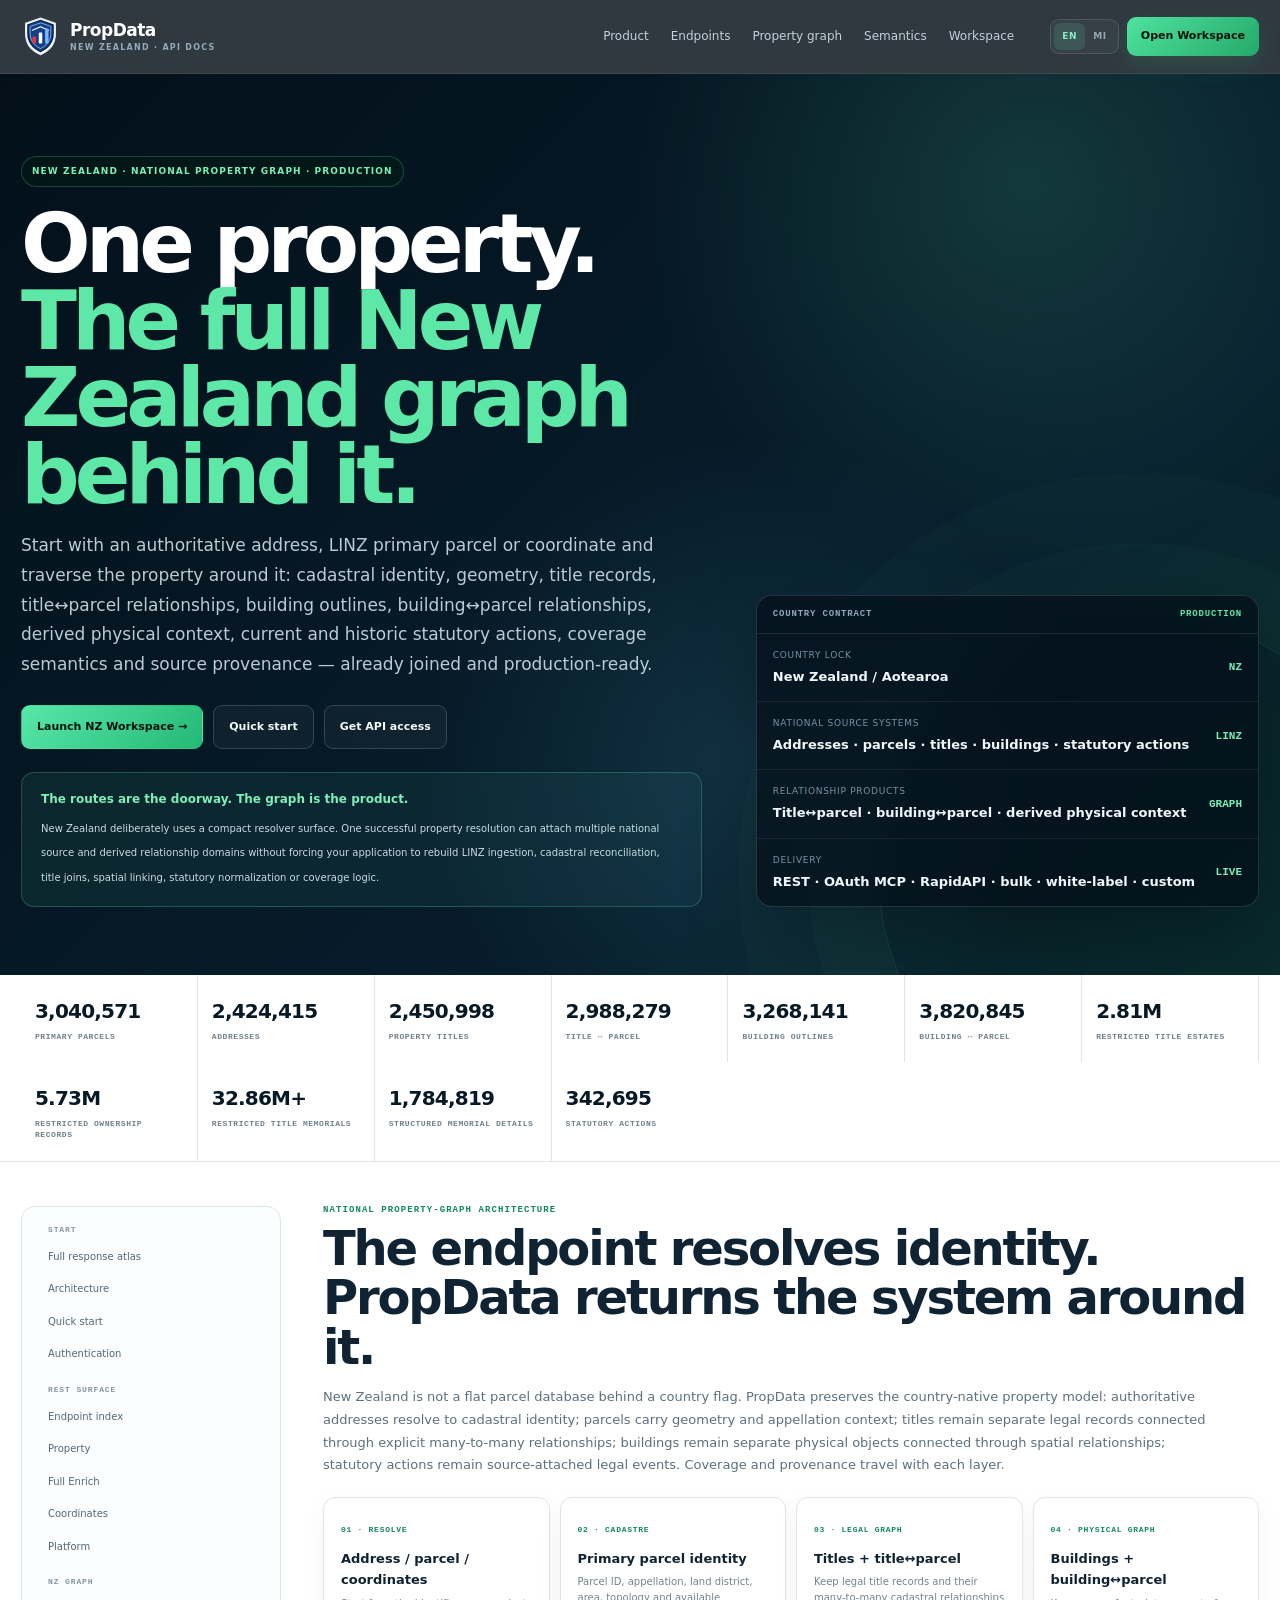
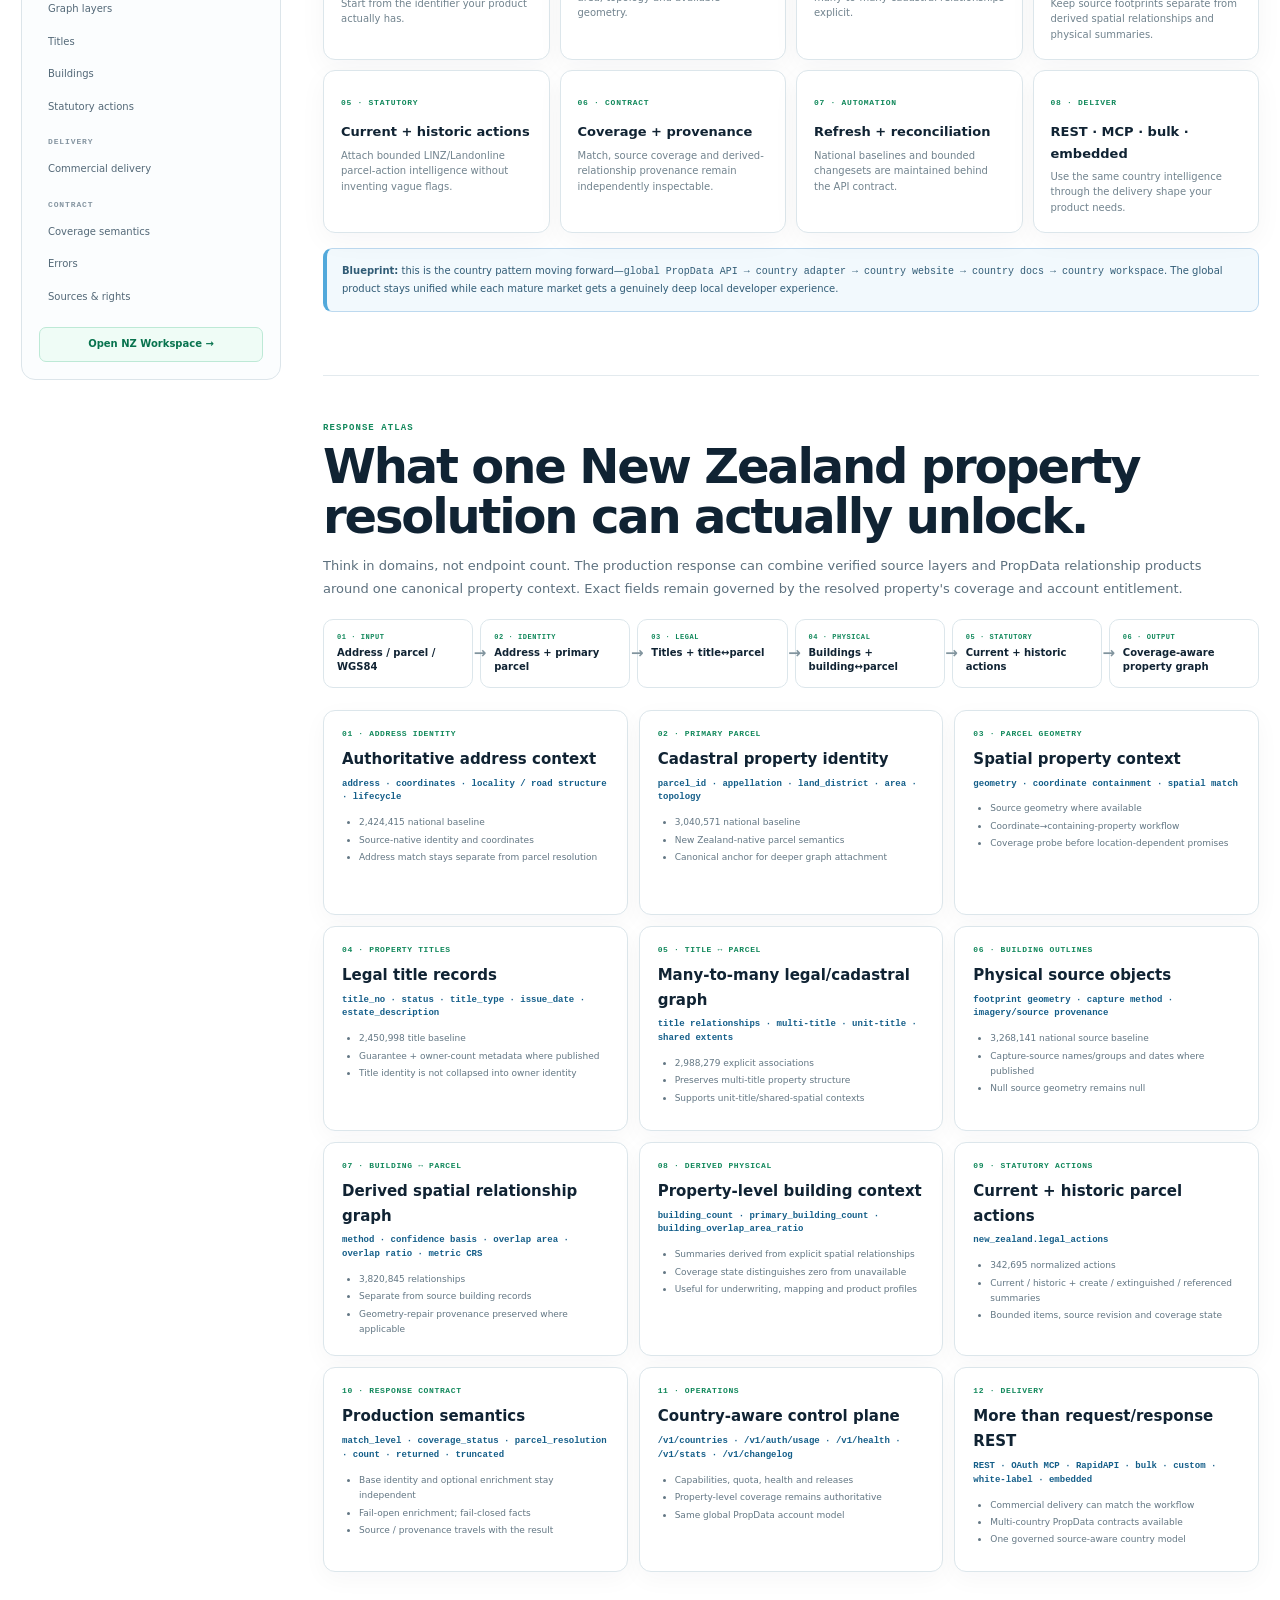
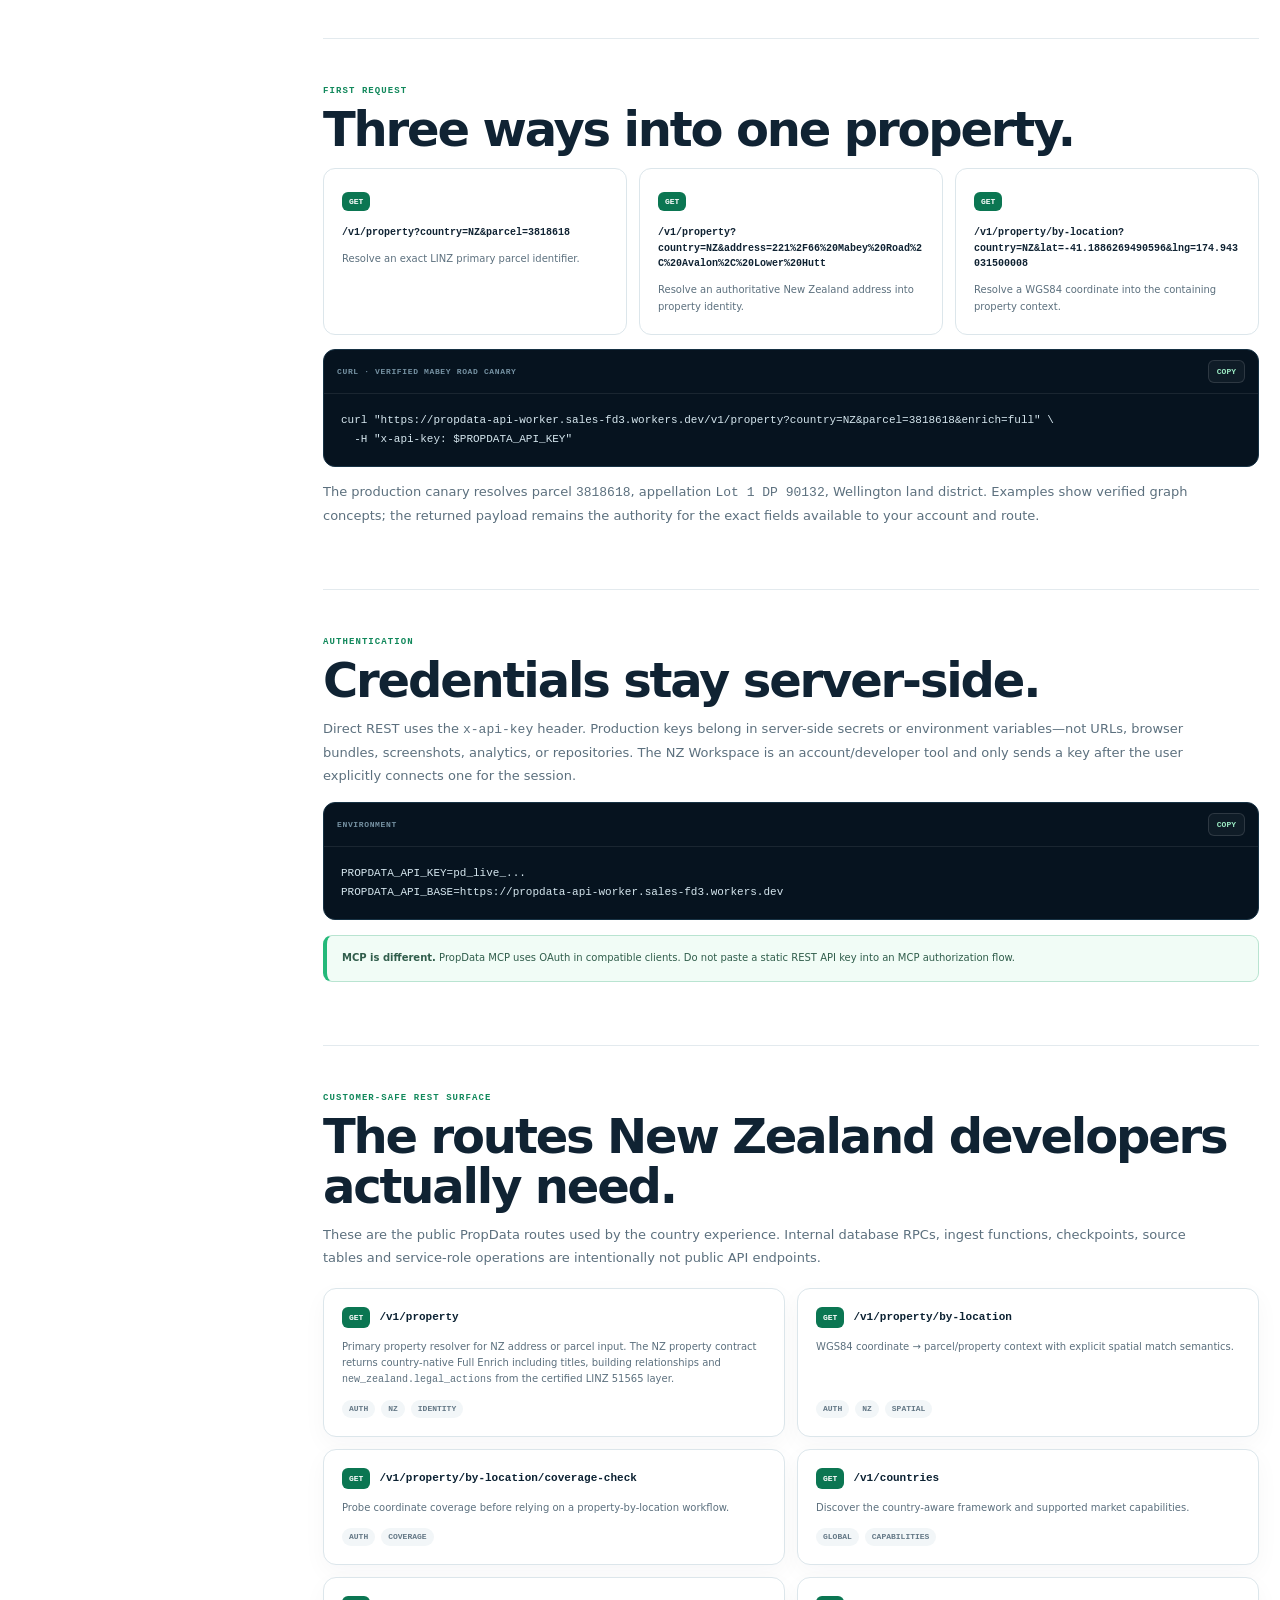
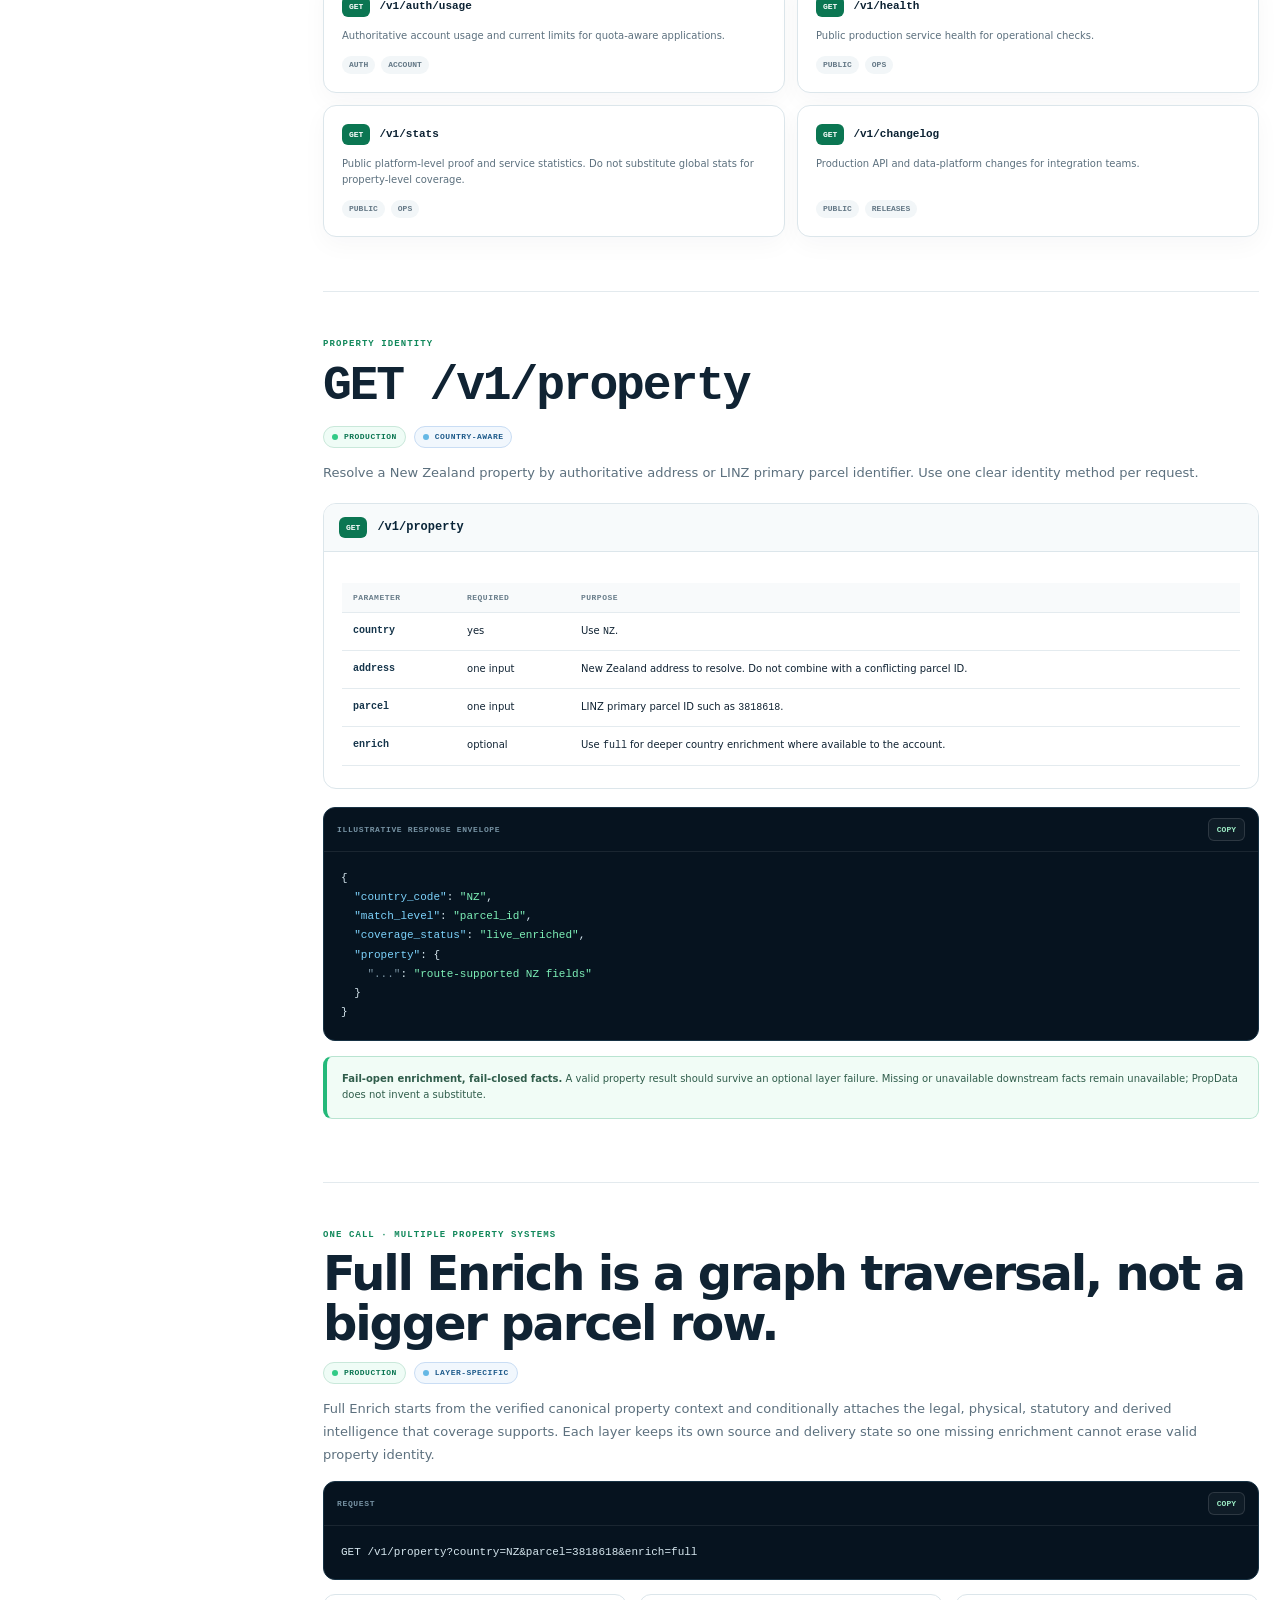
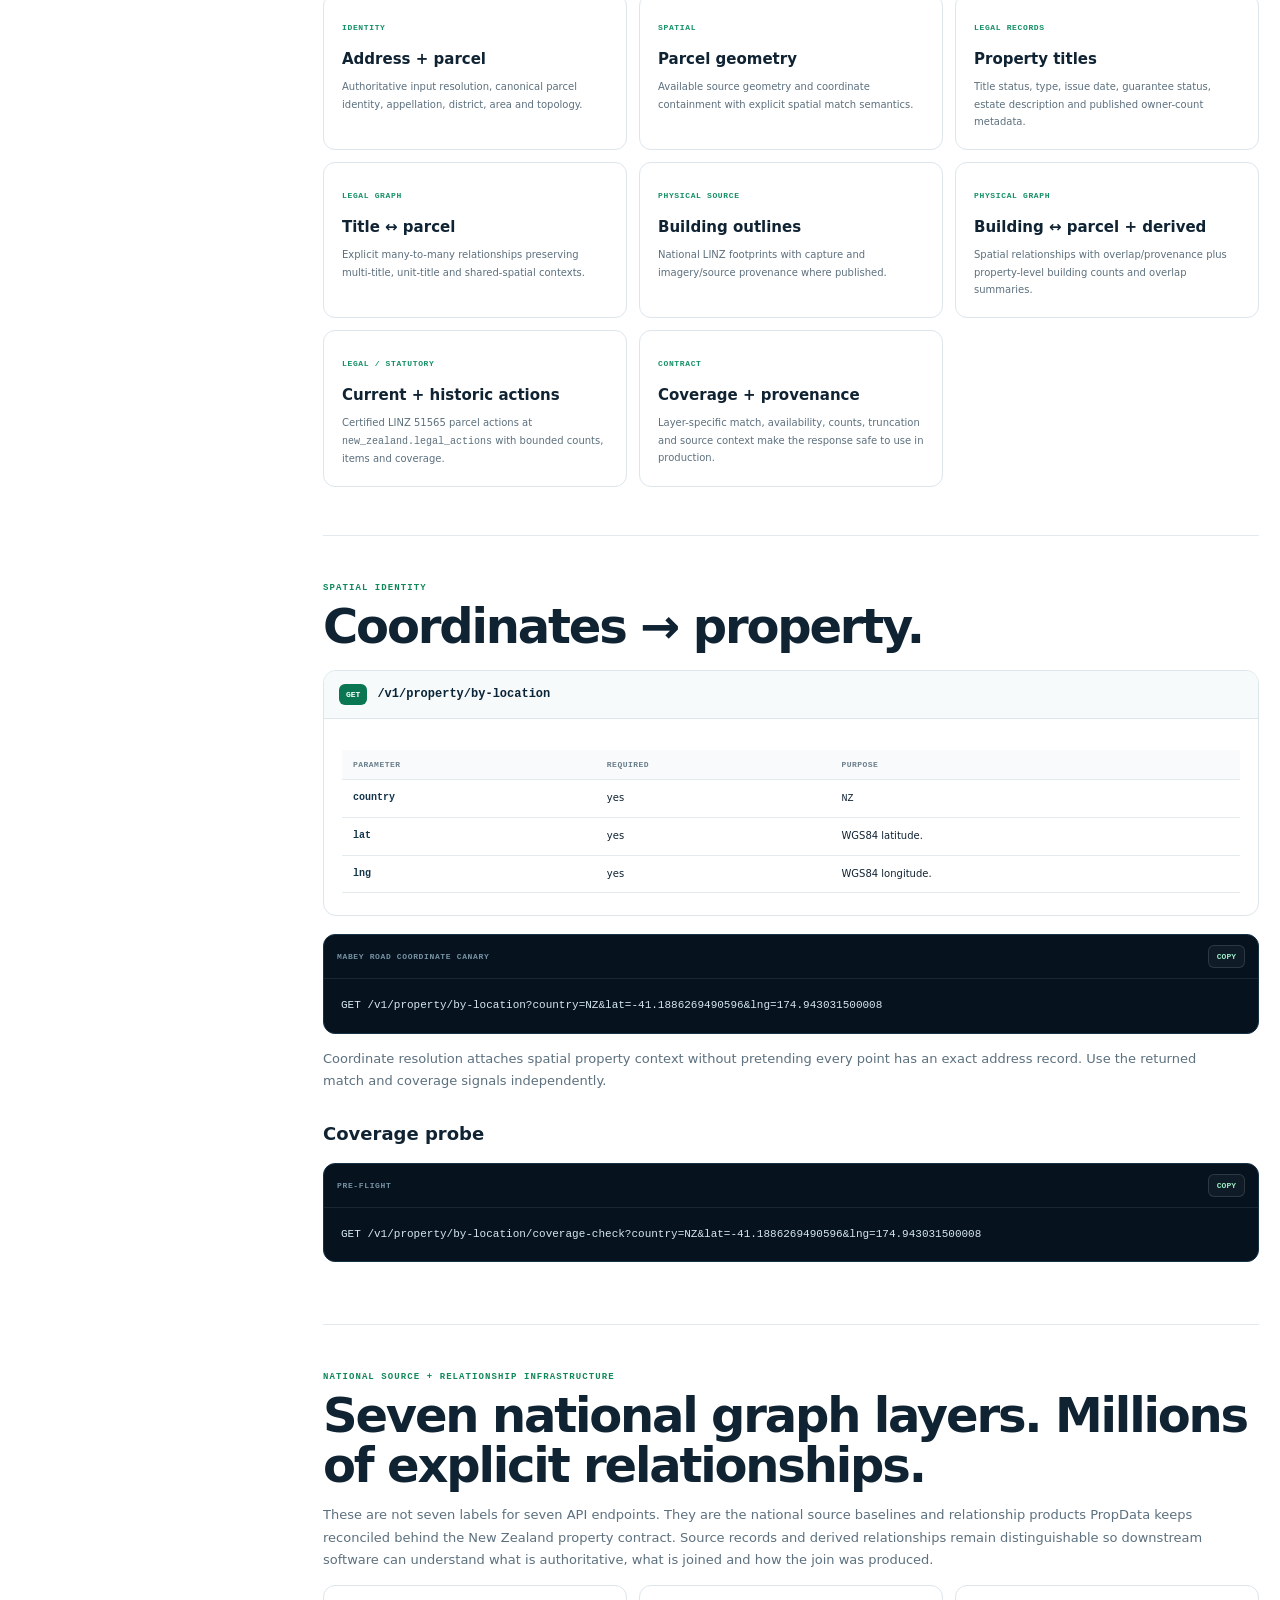
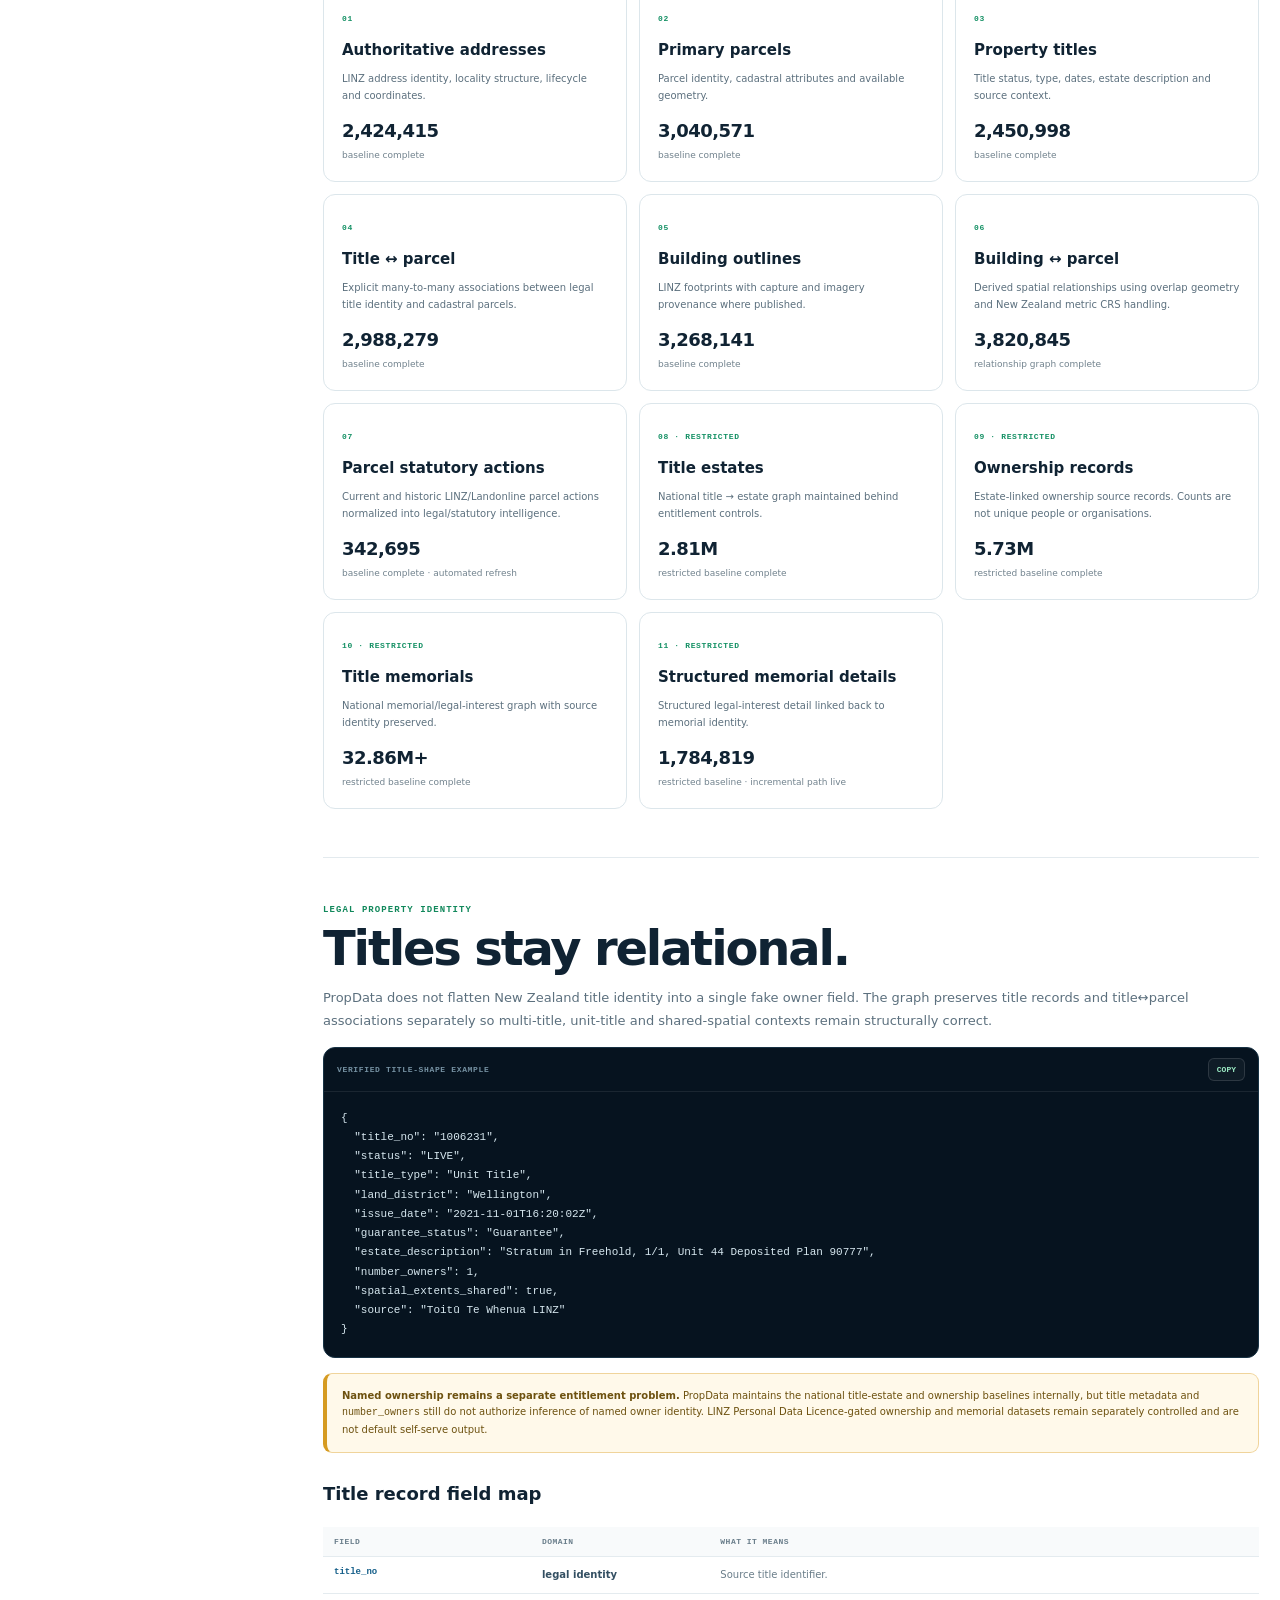
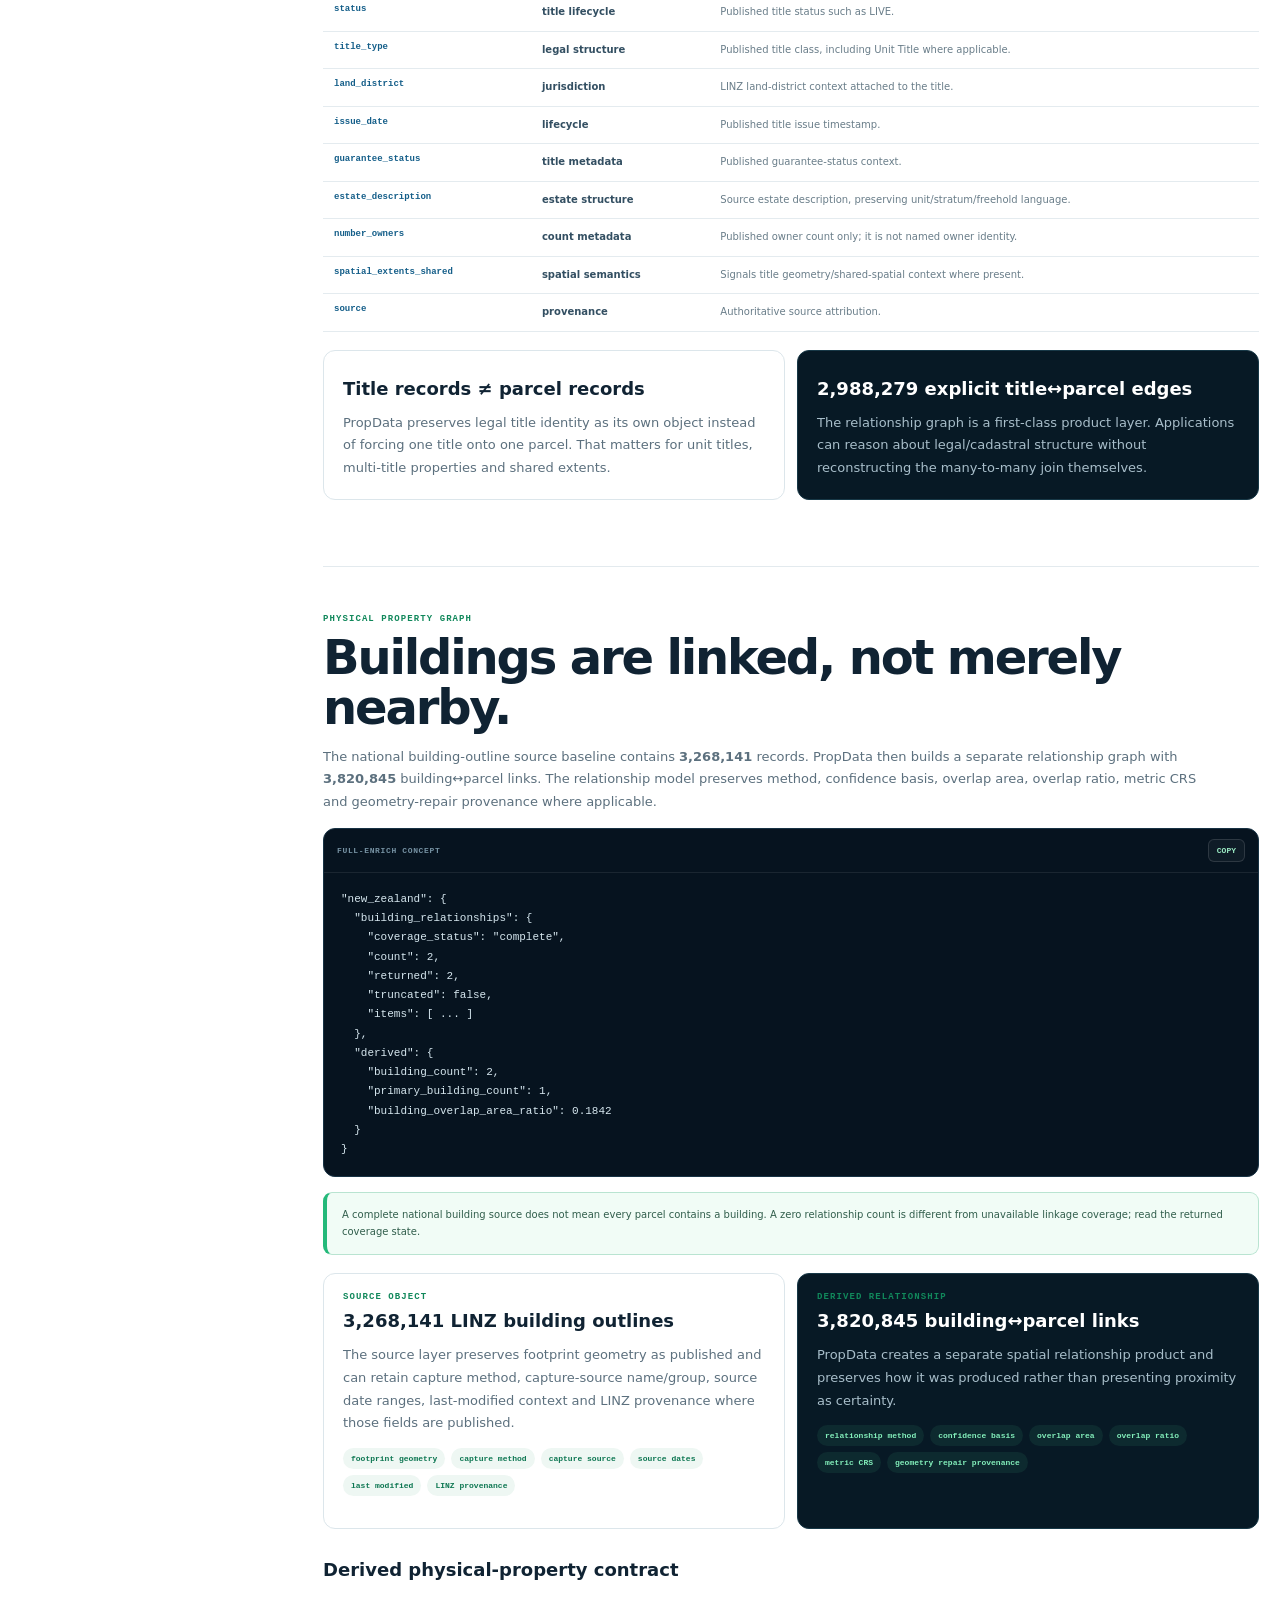
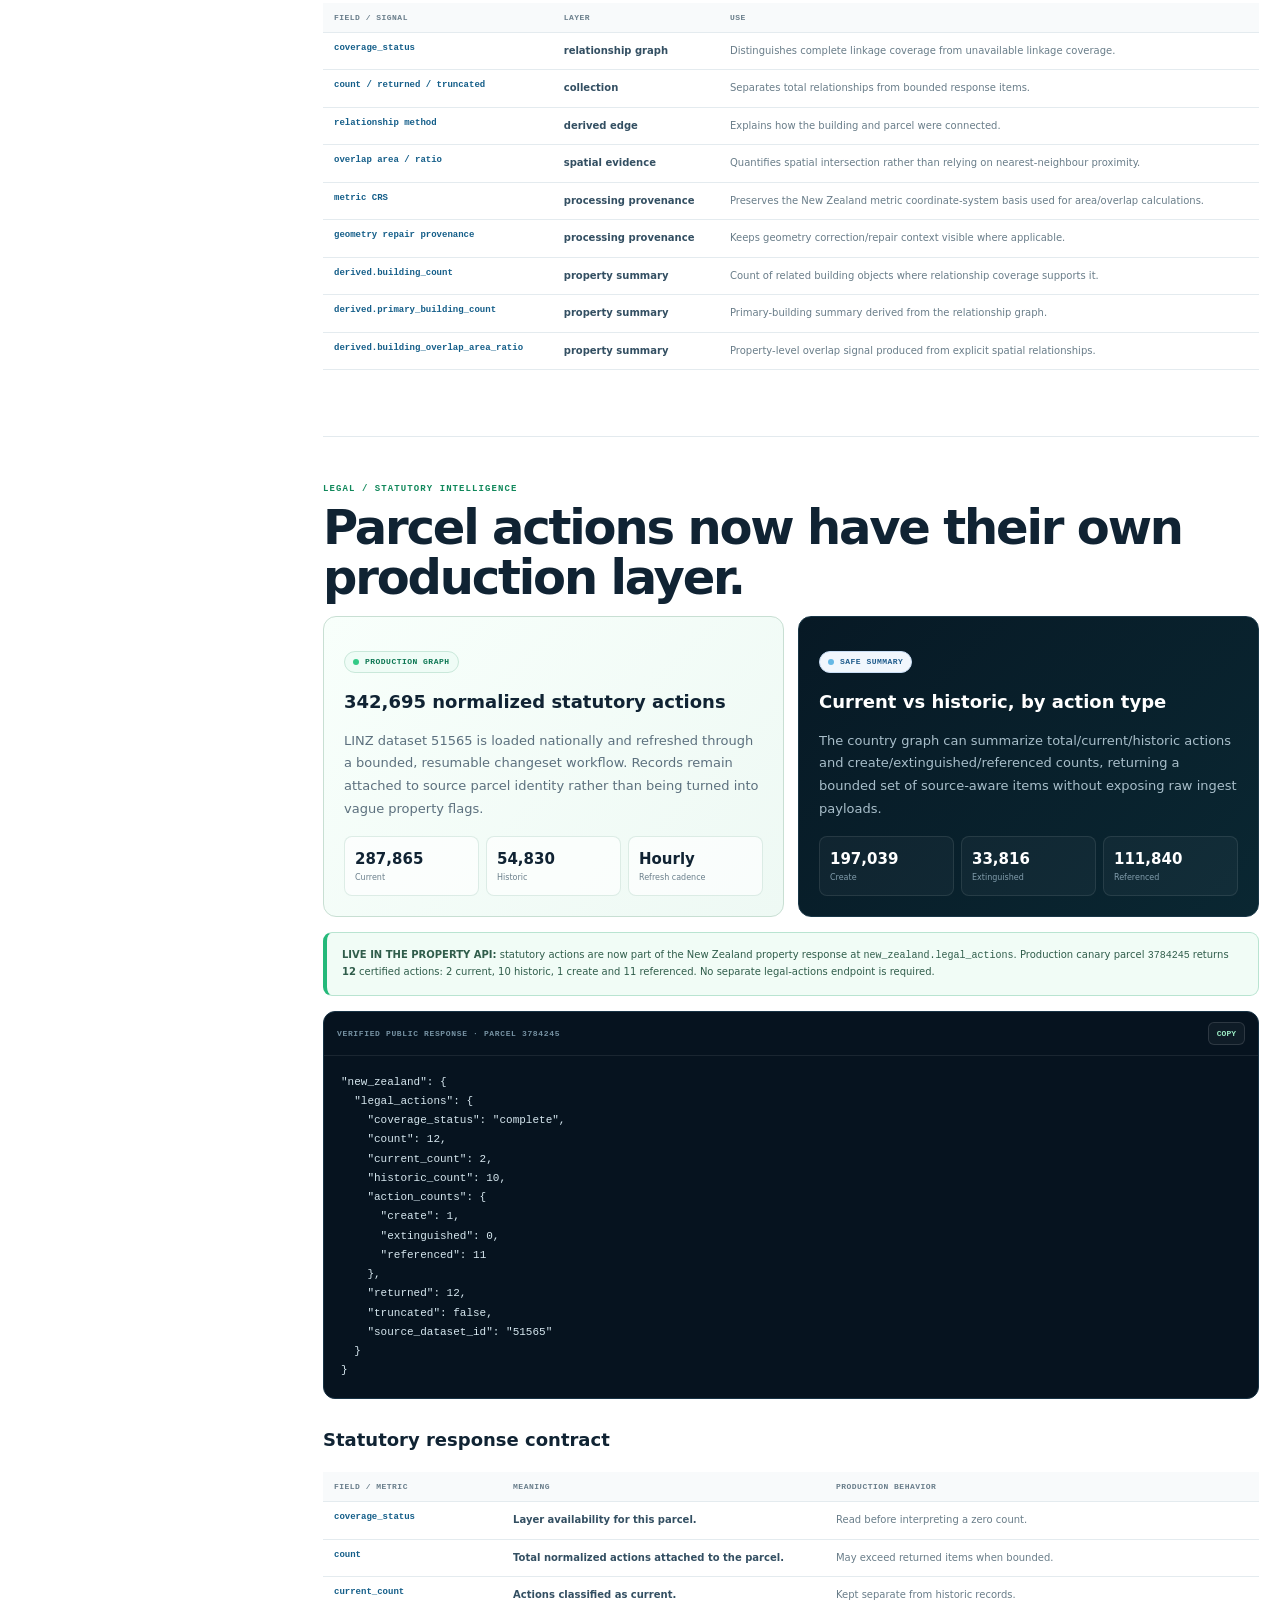
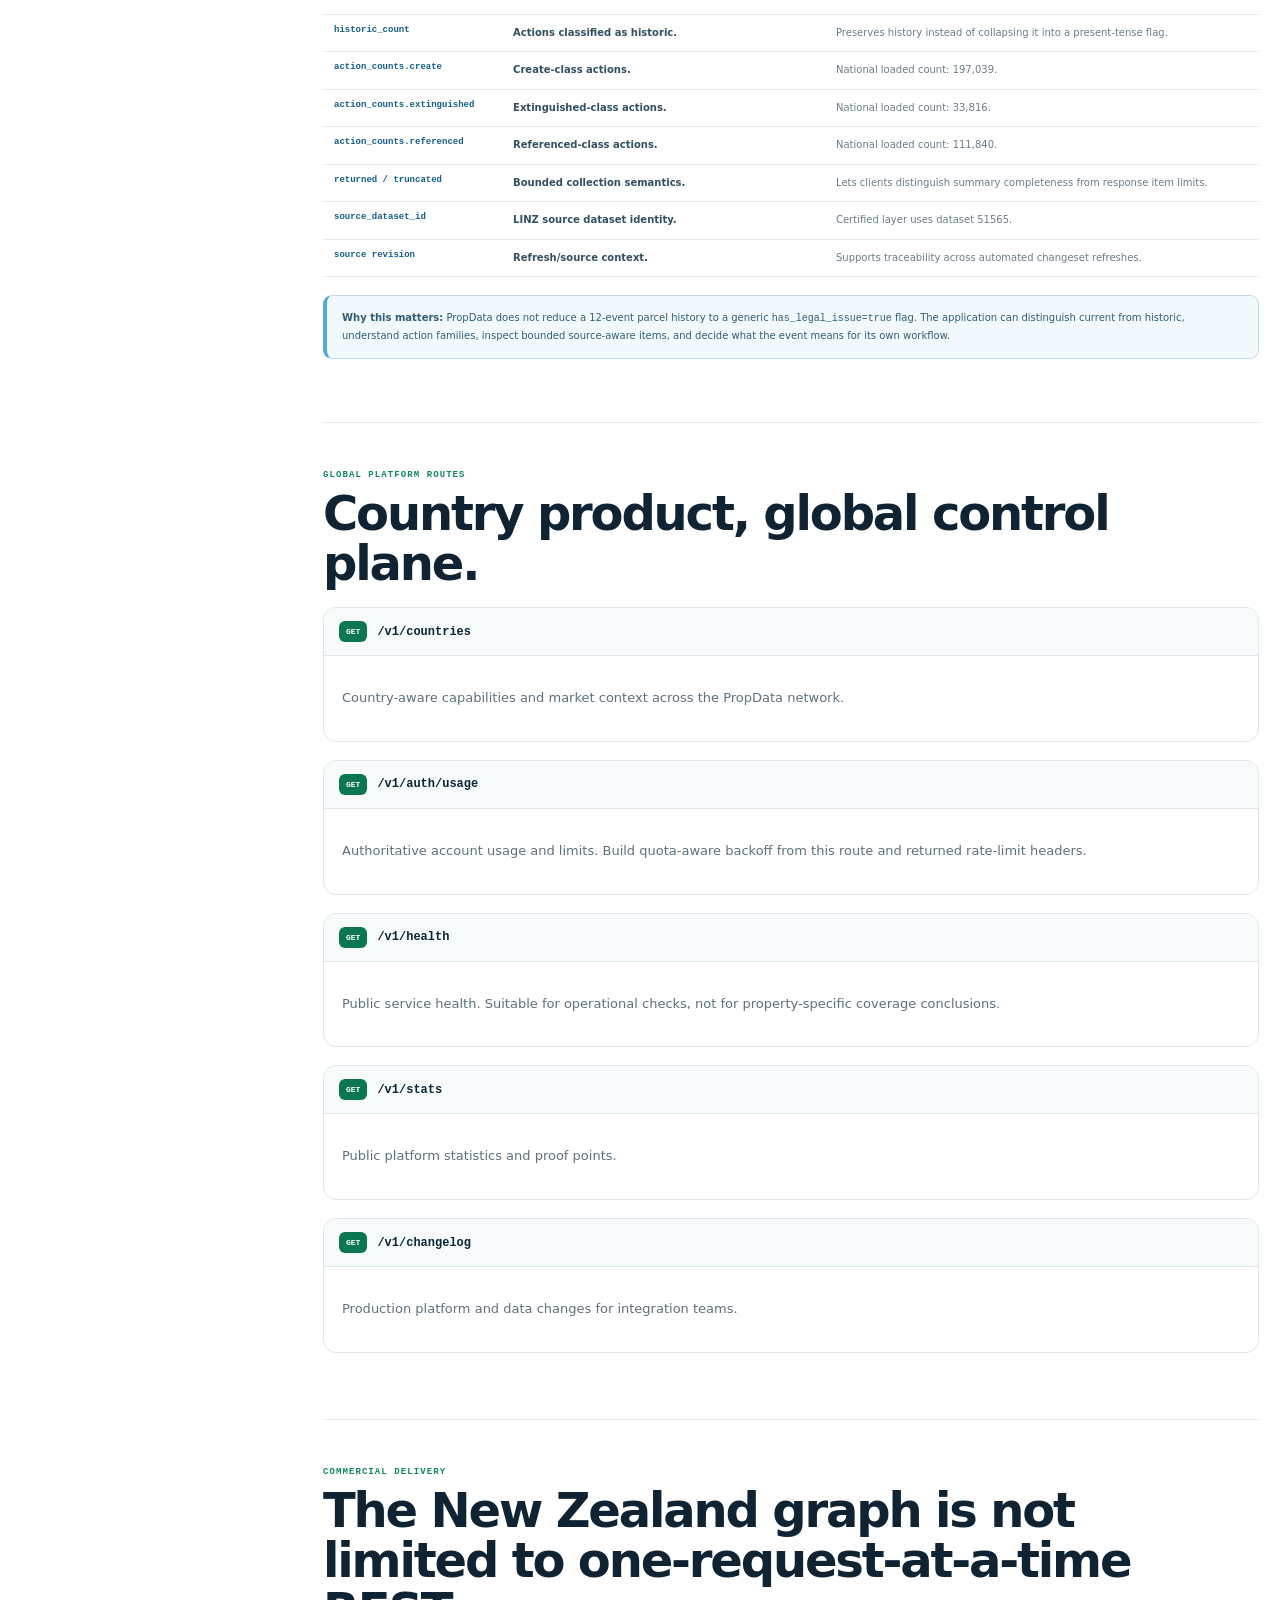
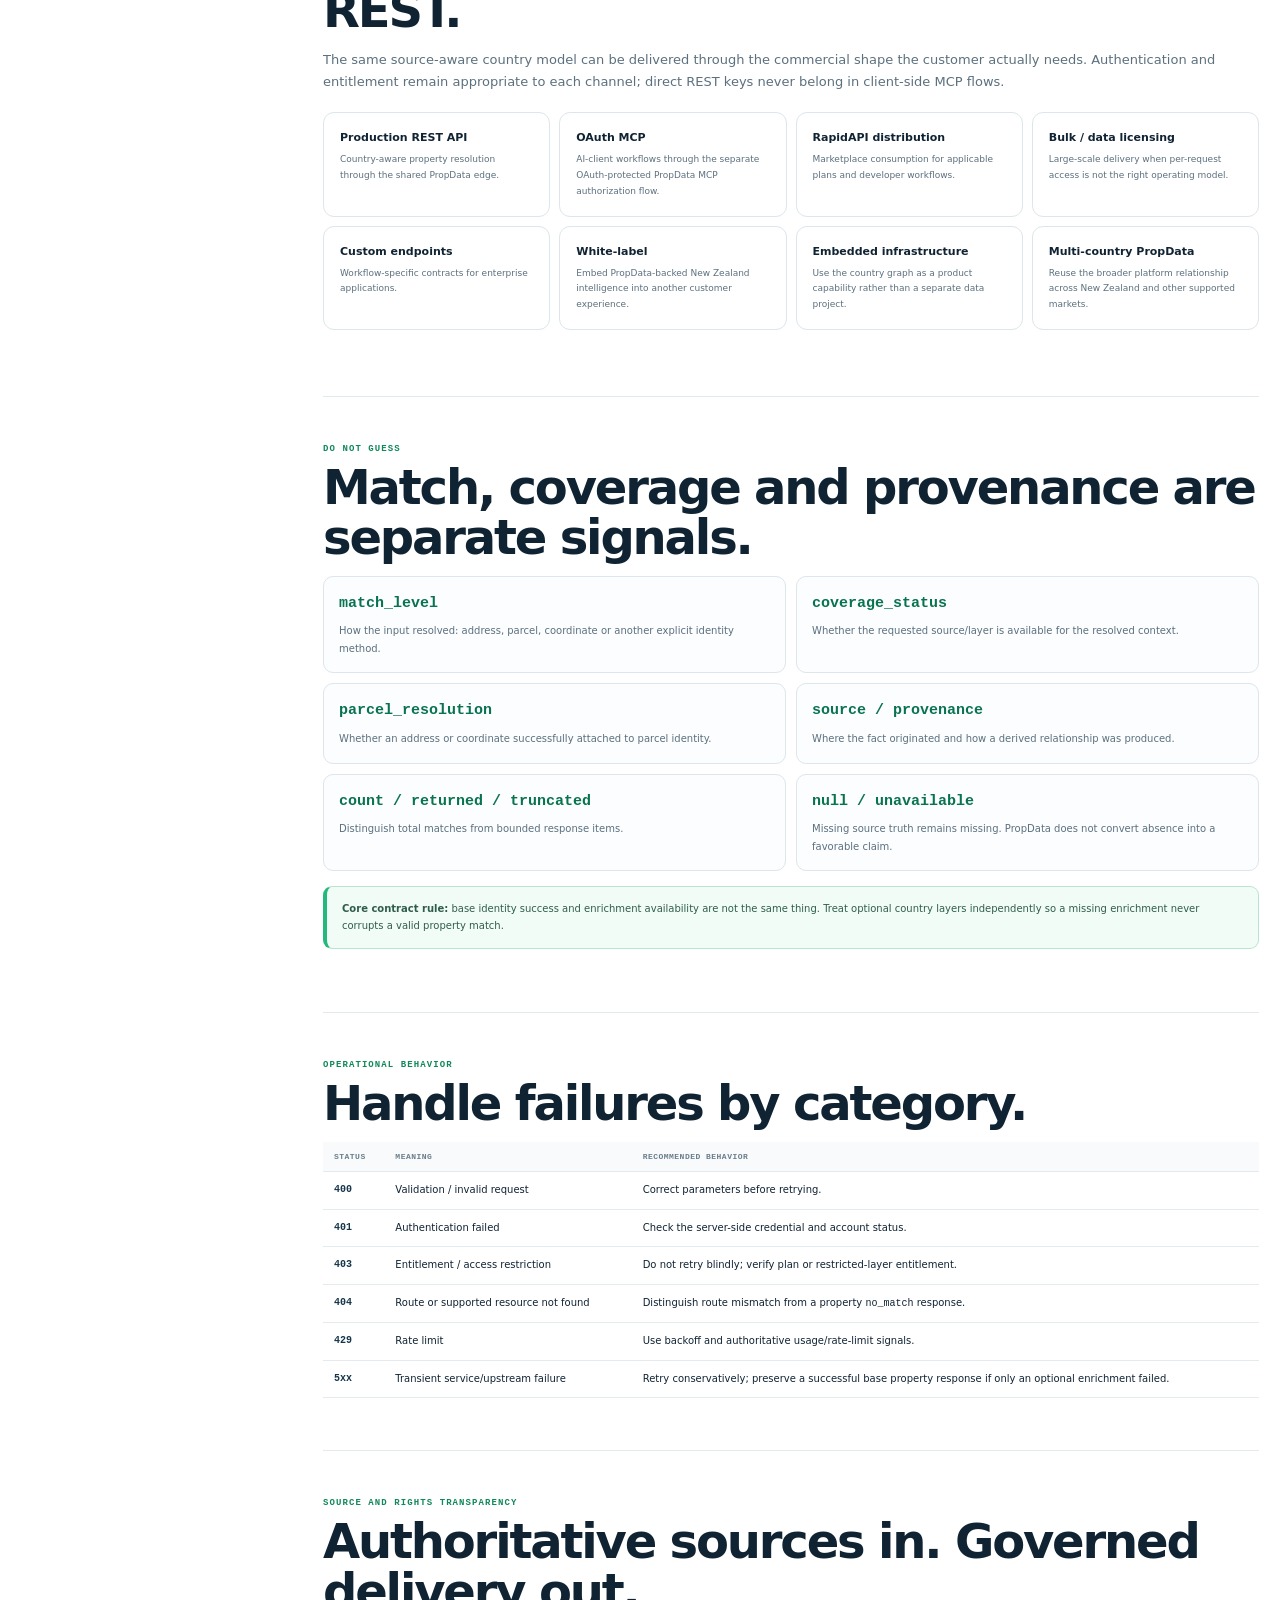
<file: docs/index.html>
<!doctype html>
<html lang="en-NZ">
<head>
<script defer src="https://www.proptechusa.ai/network-analytics.js" data-proptech-surface="new-zealand"></script>

  <meta charset="utf-8">
  <meta name="viewport" content="width=device-width,initial-scale=1,viewport-fit=cover">
  <title>PropData New Zealand API Docs | Property, Titles, Ownership, Legal Interests & Buildings</title>
  <meta name="description" content="Production documentation for PropData New Zealand: national address, parcel, title, building and statutory layers plus completed restricted title-estate, ownership and memorial/legal-interest baselines.">
  <meta name="robots" content="index,follow,max-image-preview:large,max-snippet:-1">
  <meta name="theme-color" content="#04101a">
  <link rel="canonical" href="https://nz.proptechusa.ai/docs">
  <link rel="alternate" hreflang="en-NZ" href="https://nz.proptechusa.ai/docs?lang=en">
  <link rel="alternate" hreflang="mi-NZ" href="https://nz.proptechusa.ai/docs?lang=mi">
  <link rel="alternate" hreflang="x-default" href="https://nz.proptechusa.ai/docs">
  <link rel="icon" href="/favicon.svg" type="image/svg+xml">
  <link rel="manifest" href="/site.webmanifest">
  <link rel="stylesheet" href="/site.css">
  <meta property="og:type" content="website">
  <meta property="og:locale" content="en_NZ">
  <meta property="og:site_name" content="PropData New Zealand">
  <meta property="og:title" content="PropData New Zealand API Documentation">
  <meta property="og:description" content="One production contract for New Zealand property identity, parcels, titles, buildings and statutory intelligence, backed by separately entitlement-gated ownership and legal-interest infrastructure.">
  <meta property="og:url" content="https://nz.proptechusa.ai/docs">
  <meta property="og:image" content="https://images.unsplash.com/photo-1763603341638-e1b6c3804ba9?auto=format&amp;fit=crop&amp;w=1600&amp;q=90">
  <meta name="twitter:card" content="summary_large_image">
  <script type="application/ld+json">{"@context":"https://schema.org","@type":"TechArticle","headline":"PropData New Zealand API Documentation","url":"https://nz.proptechusa.ai/docs","dateModified":"2026-09-13","author":{"@type":"Organization","name":"PropTechUSA.ai","url":"https://proptechusa.ai/"},"about":{"@type":"WebAPI","name":"PropData New Zealand Property Intelligence API","areaServed":{"@type":"Country","name":"New Zealand"}}}</script>
  <style>
    :root{--docs-nav:260px;--docs-green:#5ee8a8;--docs-aqua:#6bdbff;--docs-night:#04101a;--docs-panel:#071925;--docs-line:#dbe4ea;--docs-ink:#102333;--docs-muted:#657887;--docs-soft:#f4f8fa;--docs-code:#06131f}
    .docs-body{background:#fff;color:var(--docs-ink)}
    .docs-body .site-header{position:sticky;top:0}
    .docs-top{position:relative;overflow:hidden;padding:82px 0 68px;color:#fff;background:radial-gradient(circle at 80% 12%,rgba(94,232,168,.15),transparent 30%),radial-gradient(circle at 58% 76%,rgba(107,219,255,.11),transparent 32%),linear-gradient(135deg,#03101a,#071e2d 70%,#092b2b)}
    .docs-top:after{content:"";position:absolute;right:-120px;bottom:-160px;width:520px;height:520px;border:1px solid rgba(94,232,168,.14);border-radius:50%;box-shadow:0 0 0 70px rgba(94,232,168,.025),0 0 0 140px rgba(94,232,168,.018)}
    .docs-hero{position:relative;z-index:2;display:grid;grid-template-columns:1.15fr .85fr;gap:54px;align-items:end}
    .docs-top h1{max-width:820px;margin:18px 0 18px;font-size:clamp(48px,6.5vw,82px);line-height:.94;letter-spacing:-.06em}
    .docs-top h1 em{font-style:normal;color:var(--docs-green)}
    .docs-top p{max-width:760px;margin:0;color:#b9cbd5;font-size:17px;line-height:1.75}
    .docs-actions{display:flex;gap:10px;flex-wrap:wrap;margin-top:25px}.docs-actions a{min-height:44px;display:inline-flex;align-items:center;justify-content:center;padding:0 15px;border:1px solid rgba(255,255,255,.16);border-radius:9px;color:#eff9f5;font-weight:850;font-size:11px;background:rgba(255,255,255,.04)}.docs-actions a.primary{border-color:transparent;background:linear-gradient(135deg,#58e8aa,#23b875);color:#03140c}
    .hero-contract{border:1px solid rgba(255,255,255,.13);border-radius:16px;background:rgba(3,14,23,.7);backdrop-filter:blur(16px);overflow:hidden;box-shadow:0 28px 70px rgba(0,0,0,.27)}
    .hero-contract-head{display:flex;justify-content:space-between;gap:16px;padding:14px 16px;border-bottom:1px solid rgba(255,255,255,.09);font:850 9px/1 var(--mono);letter-spacing:.09em;color:#8ea9b8}.hero-contract-head b{color:var(--docs-green)}
    .hero-contract-row{display:grid;grid-template-columns:1fr auto;gap:16px;padding:14px 16px;border-bottom:1px solid rgba(255,255,255,.07)}.hero-contract-row:last-child{border-bottom:0}.hero-contract-row span{display:block;color:#7892a2;font-size:9px;text-transform:uppercase;letter-spacing:.08em}.hero-contract-row strong{display:block;margin-top:3px;color:#f0f8fb;font-size:13px}.hero-contract-row code{align-self:center;color:#78edb7;font:800 11px var(--mono)}
    .proof-strip{background:#fff;border-bottom:1px solid #dce5ea}.proof-grid{display:grid;grid-template-columns:repeat(7,1fr)}.proof{padding:20px 14px;border-right:1px solid #e0e7eb}.proof:last-child{border-right:0}.proof b{display:block;color:#071925;font-size:20px;letter-spacing:-.04em}.proof span{display:block;margin-top:3px;color:#70818d;font:750 8px/1.4 var(--mono);text-transform:uppercase;letter-spacing:.07em}
    .docs-shell{display:grid;grid-template-columns:var(--docs-nav) minmax(0,1fr);gap:42px;padding:44px 0 90px}.docs-side{position:sticky;top:94px;align-self:start;max-height:calc(100vh - 114px);overflow:auto;padding:17px;border:1px solid #dce5ea;border-radius:14px;background:#fbfdfe}.docs-side b{display:block;margin:15px 9px 7px;color:#8595a1;font:900 8px/1 var(--mono);letter-spacing:.11em;text-transform:uppercase}.docs-side b:first-child{margin-top:2px}.docs-side a{display:block;padding:8px 9px;border-radius:7px;color:#536877;font-size:10px}.docs-side a:hover{background:#edf7f4;color:#08734e}.docs-side .workspace-link{margin-top:14px;border:1px solid #bde9d6;background:#effcf6;color:#08734e;font-weight:850;text-align:center}
    .docs-main{min-width:0}.doc-section{padding:0 0 48px;margin:0 0 48px;border-bottom:1px solid #e3eaee;scroll-margin-top:100px}.doc-section:last-child{border-bottom:0}.doc-kicker{color:#11885b;font:900 9px/1 var(--mono);letter-spacing:.12em;text-transform:uppercase}.doc-section h2{margin:9px 0 13px;font-size:clamp(30px,4vw,48px);line-height:1.04;letter-spacing:-.045em}.doc-section h3{margin:26px 0 10px;font-size:18px}.doc-section p{max-width:900px;color:#5c707e;font-size:13px;line-height:1.75}.doc-section code{font-family:var(--mono)}
    .status-line{display:flex;align-items:center;gap:8px;flex-wrap:wrap;margin:14px 0}.status-pill{display:inline-flex;align-items:center;gap:6px;padding:6px 8px;border-radius:999px;border:1px solid #c9e8da;background:#effcf6;color:#0b7652;font:850 8px/1 var(--mono);letter-spacing:.06em}.status-pill:before{content:"";width:6px;height:6px;border-radius:50%;background:#32ca86}.status-pill.graph{border-color:#c9ddf4;background:#f1f7fd;color:#1e5b8b}.status-pill.graph:before{background:#65b8e5}.status-pill.restricted{border-color:#efd69f;background:#fff8e9;color:#8a5b08}.status-pill.restricted:before{background:#d59c2a}
    .contract-map{display:grid;grid-template-columns:repeat(4,1fr);gap:10px;margin-top:20px}.map-card{padding:17px;border:1px solid #dce6eb;border-radius:12px;background:#fff;box-shadow:0 8px 28px rgba(5,30,45,.04)}.map-card span{color:#11885b;font:900 8px var(--mono);letter-spacing:.09em}.map-card b{display:block;margin:8px 0 5px;color:#102333;font-size:13px}.map-card p{margin:0;color:#71838e;font-size:10px;line-height:1.55}
    .quick-grid{display:grid;grid-template-columns:repeat(3,1fr);gap:12px}.quick-card{padding:18px;border:1px solid #dce6eb;border-radius:12px;background:#fff}.quick-card .method{display:inline-flex;padding:5px 7px;border-radius:6px;background:#0b7652;color:#fff;font:900 8px var(--mono)}.quick-card code{display:block;margin:13px 0 9px;color:#102333;font:800 10px/1.55 var(--mono);word-break:break-word}.quick-card p{margin:0;font-size:10px}
    .code-block{position:relative;margin:14px 0;border:1px solid #173244;border-radius:12px;background:var(--docs-code);overflow:hidden}.code-head{display:flex;justify-content:space-between;align-items:center;gap:12px;padding:10px 13px;border-bottom:1px solid rgba(255,255,255,.08);color:#7692a3;font:800 8px var(--mono);letter-spacing:.08em}.copy-code{border:1px solid rgba(255,255,255,.12);border-radius:6px;background:rgba(255,255,255,.04);color:#9cecc5;padding:6px 8px;font:850 8px var(--mono);cursor:pointer}.code-block pre{margin:0;padding:17px;overflow:auto;color:#d6e7ef;font:11px/1.75 var(--mono);white-space:pre-wrap;word-break:break-word}.code-block .g{color:#7ef0b8}.code-block .b{color:#7dd3fc}.code-block .d{color:#7992a1}
    .endpoint-index{display:grid;grid-template-columns:repeat(2,1fr);gap:12px;margin:18px 0 6px}.endpoint-card{display:flex;flex-direction:column;padding:18px;border:1px solid #dce6eb;border-radius:13px;background:#fff;box-shadow:0 8px 25px rgba(4,29,43,.035)}.endpoint-card:hover{border-color:#a8d9c4;box-shadow:0 16px 38px rgba(5,40,28,.07)}.endpoint-top{display:flex;align-items:center;gap:9px}.verb{display:inline-flex;padding:6px 7px;border-radius:6px;background:#0b7652;color:#fff;font:900 8px var(--mono)}.endpoint-path{color:#0b2132;font:850 11px/1.5 var(--mono);word-break:break-word}.endpoint-card p{flex:1;margin:11px 0 12px;font-size:10px;line-height:1.6}.endpoint-meta{display:flex;gap:6px;flex-wrap:wrap}.endpoint-meta span{padding:5px 7px;border-radius:999px;background:#f2f6f8;color:#647886;font:800 8px/1 var(--mono)}
    .endpoint-detail{margin:18px 0;border:1px solid #dce6eb;border-radius:13px;overflow:hidden}.endpoint-detail-head{display:flex;align-items:center;gap:10px;padding:13px 15px;background:#f7fafb;border-bottom:1px solid #dce6eb}.endpoint-detail-head code{font:850 12px var(--mono);color:#0a2538}.endpoint-detail-body{padding:18px}.param-table{width:100%;border-collapse:collapse;margin:13px 0 4px}.param-table th,.param-table td{padding:10px 11px;border-bottom:1px solid #e4ebef;text-align:left;vertical-align:top;font-size:10px}.param-table th{color:#6a7e8b;background:#f8fafb;font:850 8px var(--mono);text-transform:uppercase;letter-spacing:.06em}.param-table td:first-child{font-family:var(--mono);color:#15354b;font-weight:800}
    .layer-grid{display:grid;grid-template-columns:repeat(3,1fr);gap:12px}.layer-card{padding:18px;border:1px solid #dce6eb;border-radius:12px;background:#fff}.layer-card .layer-no{color:#149064;font:900 8px var(--mono);letter-spacing:.08em}.layer-card h3{margin:9px 0 7px;font-size:15px}.layer-card p{margin:0;font-size:10px}.layer-card strong{display:block;margin-top:11px;color:#102333;font-size:18px;letter-spacing:-.03em}.layer-card small{display:block;margin-top:3px;color:#72838e;font-size:9px}
    .legal-grid{display:grid;grid-template-columns:1fr 1fr;gap:14px}.legal-card{padding:20px;border-radius:13px;border:1px solid #c8dfd3;background:linear-gradient(135deg,#f8fffb,#eef9f4)}.legal-card.dark{border-color:#183646;background:linear-gradient(135deg,#071925,#0a2732);color:#fff}.legal-card h3{margin:6px 0 9px}.legal-card.dark p{color:#a8beca}.legal-stat{display:grid;grid-template-columns:repeat(3,1fr);gap:7px;margin-top:15px}.legal-stat div{padding:10px;border:1px solid rgba(40,127,90,.14);border-radius:8px;background:rgba(255,255,255,.64)}.legal-card.dark .legal-stat div{border-color:rgba(255,255,255,.09);background:rgba(255,255,255,.035)}.legal-stat b{display:block;font-size:15px}.legal-stat span{display:block;color:#6a7f8b;font-size:8px}.legal-card.dark .legal-stat span{color:#829dac}
    .notice{margin:15px 0;padding:14px 15px;border:1px solid #b9e4d1;border-left:4px solid #24b97a;border-radius:9px;background:#f1fcf6;color:#305d4b;font-size:10px;line-height:1.65}.notice.warn{border-color:#f0d49b;border-left-color:#d69b21;background:#fff9ea;color:#6d510f}.notice.blue{border-color:#bdd9ef;border-left-color:#52a9db;background:#f2f9fd;color:#315c76}
    .semantics-grid{display:grid;grid-template-columns:repeat(2,1fr);gap:10px}.semantic{padding:15px;border:1px solid #dce6eb;border-radius:10px;background:#fbfdfe}.semantic code{display:block;margin-bottom:6px;color:#08734e;font-weight:900}.semantic p{margin:0;font-size:10px}
    .footer-cta{padding:30px;border:1px solid #cde3d9;border-radius:16px;background:linear-gradient(135deg,#f1fbf6,#fff)}.footer-cta h2{margin:6px 0 10px}.footer-cta-actions{display:flex;gap:9px;flex-wrap:wrap;margin-top:17px}.footer-cta-actions a{display:inline-flex;min-height:42px;align-items:center;padding:0 14px;border:1px solid #c7d7df;border-radius:8px;font-size:10px;font-weight:850}.footer-cta-actions a.primary{border-color:#0d7551;background:#0d7551;color:#fff}
    @media(max-width:1050px){.docs-hero{grid-template-columns:1fr}.hero-contract{max-width:720px}.proof-grid{grid-template-columns:repeat(4,1fr)}.docs-shell{grid-template-columns:1fr}.docs-side{position:static;max-height:none;display:none}.contract-map{grid-template-columns:repeat(2,1fr)}}
    @media(max-width:720px){.docs-top{padding:58px 0 50px}.proof-grid{grid-template-columns:repeat(2,1fr)}.quick-grid,.endpoint-index,.layer-grid,.legal-grid,.semantics-grid{grid-template-columns:1fr}.param-table{display:block;overflow-x:auto}.hero-contract{display:none}.docs-shell{padding-top:30px}.doc-section{padding-bottom:34px;margin-bottom:34px}}
  </style>
</head>
<body class="docs-body">
  <a class="skip-link" href="#docs-main">Skip to documentation</a>
  <header class="site-header" id="site-header">
    <div class="wrap nav-shell">
      <a class="brand" href="/" aria-label="PropData New Zealand home"><img src="/favicon.svg" alt=""><span class="brand-copy"><strong>PropData</strong><small>NEW ZEALAND · API DOCS</small></span></a>
      <button class="menu-toggle" id="menu-toggle" aria-label="Open navigation" aria-expanded="false"><span></span><span></span><span></span></button>
      <nav class="nav-links" id="primary-nav" aria-label="Primary navigation"><a href="/">Product</a><a href="#endpoints">Endpoints</a><a href="#graph">Property graph</a><a href="#semantics">Semantics</a><a href="/workspace">Workspace</a></nav>
      <div class="nav-actions"><div class="lang-switch" aria-label="Language / Reo"><button class="lang-btn active" type="button" data-lang="en" aria-pressed="true">EN</button><button class="lang-btn" type="button" data-lang="mi" aria-pressed="false">MI</button></div><a class="nav-cta" href="/workspace">Open Workspace</a></div>
    </div>
  </header>

  <section class="docs-top">
    <div class="wrap docs-hero">
      <div>
        <div class="eyebrow"><i></i> PRODUCTION CONTRACT · NEW ZEALAND / AOTEAROA</div>
        <h1>Build on the <em>national property graph.</em></h1>
        <p>Authoritative address resolution, parcels, titles, buildings and statutory intelligence are delivered through the customer-safe PropData API. Behind that surface, national title-estate, ownership and memorial/legal-interest baselines are complete as separately entitlement-gated infrastructure.</p>
        <div class="docs-actions"><a class="primary" href="/workspace">Launch NZ Workspace →</a><a href="#quickstart">Quick start</a><a href="/#pricing">Get API access</a></div>
      </div>
      <aside class="hero-contract" aria-label="New Zealand API contract">
        <div class="hero-contract-head"><span>COUNTRY CONTRACT</span><b>PRODUCTION</b></div>
        <div class="hero-contract-row"><div><span>Country lock</span><strong>New Zealand / Aotearoa</strong></div><code>NZ</code></div>
        <div class="hero-contract-row"><div><span>Primary API</span><strong>Global PropData edge contract</strong></div><code>/v1</code></div>
        <div class="hero-contract-row"><div><span>Source backbone</span><strong>Toitū Te Whenua LINZ</strong></div><code>LINZ</code></div>
        <div class="hero-contract-row"><div><span>Delivery</span><strong>REST · MCP · bulk · custom</strong></div><code>LIVE</code></div>
      </aside>
    </div>
  </section>

  <section class="proof-strip" aria-label="Production graph counts"><div class="wrap proof-grid">
    <div class="proof"><b>3,040,571</b><span>Primary parcels</span></div>
    <div class="proof"><b>2,424,415</b><span>Addresses</span></div>
    <div class="proof"><b>2,450,998</b><span>Property titles</span></div>
    <div class="proof"><b>2,988,279</b><span>Title ↔ parcel</span></div>
    <div class="proof"><b>3,268,141</b><span>Building outlines</span></div>
    <div class="proof"><b>3,820,845</b><span>Building ↔ parcel</span></div>
    <div class="proof" data-posture="NZ_POSTURE_2026_09_13"><b>2.81M</b><span>Restricted title estates</span></div>
    <div class="proof"><b>5.73M</b><span>Restricted ownership records</span></div>
    <div class="proof"><b>32.86M+</b><span>Restricted title memorials</span></div>
    <div class="proof"><b>1,784,819</b><span>Structured memorial details</span></div>
    <div class="proof"><b>342,695</b><span>Statutory actions</span></div>
  </div></section>

  <div class="wrap docs-shell">
    <aside class="docs-side" aria-label="Documentation navigation">
      <b>Start</b><a href="#overview">Architecture</a><a href="#quickstart">Quick start</a><a href="#auth">Authentication</a>
      <b>REST surface</b><a href="#endpoints">Endpoint index</a><a href="#property">Property</a><a href="#full-enrich">Full Enrich</a><a href="#location">Coordinates</a><a href="#platform">Platform</a>
      <b>NZ graph</b><a href="#graph">Graph layers</a><a href="#titles">Titles</a><a href="#buildings">Buildings</a><a href="#statutory">Statutory actions</a>
      <b>Contract</b><a href="#semantics">Coverage semantics</a><a href="#errors">Errors</a><a href="#sources">Sources & rights</a>
      <a class="workspace-link" href="/workspace">Open NZ Workspace →</a>
    </aside>

    <main class="docs-main" id="docs-main">
      <section class="doc-section" id="overview">
        <div class="doc-kicker">Country API architecture</div><h2>One global edge. One deep New Zealand contract.</h2>
        <p>PropData keeps one global API surface while preserving country-native data models underneath it. New Zealand requests carry <code>country=NZ</code>; the resolver then routes into New Zealand-specific property identity, title, cadastral and physical-improvement intelligence. The country site and workspace are the focused developer experience for that market—not a separate disconnected backend.</p>
        <div class="contract-map">
          <article class="map-card"><span>01 · RESOLVE</span><b>Address / parcel / coordinates</b><p>Resolve the input against authoritative New Zealand identity instead of forcing a U.S. parcel convention.</p></article>
          <article class="map-card"><span>02 · CONNECT</span><b>Parcel ↔ title ↔ building</b><p>Preserve the many-to-many title graph and spatial building relationships around the verified parcel.</p></article>
          <article class="map-card"><span>03 · ENRICH</span><b>Country-native context</b><p>Attach available geometry, derived physical context and legal/statutory layers with independent coverage states.</p></article>
          <article class="map-card"><span>04 · DELIVER</span><b>REST · MCP · bulk · custom</b><p>Use the same governed PropData account and provenance rules across delivery modes.</p></article>
        </div>
        <div class="notice blue"><strong>Blueprint:</strong> this is the country pattern moving forward—<code>global PropData API → country adapter → country website → country docs → country workspace</code>. The global product stays unified while each mature market gets a genuinely deep local developer experience.</div>
      </section>

      <section class="doc-section" id="quickstart">
        <div class="doc-kicker">First request</div><h2>Three ways into one property.</h2>
        <div class="quick-grid">
          <article class="quick-card"><span class="method">GET</span><code>/v1/property?country=NZ&amp;parcel=3818618</code><p>Resolve an exact LINZ primary parcel identifier.</p></article>
          <article class="quick-card"><span class="method">GET</span><code>/v1/property?country=NZ&amp;address=221%2F66%20Mabey%20Road%2C%20Avalon%2C%20Lower%20Hutt</code><p>Resolve an authoritative New Zealand address into property identity.</p></article>
          <article class="quick-card"><span class="method">GET</span><code>/v1/property/by-location?country=NZ&amp;lat=-41.1886269490596&amp;lng=174.943031500008</code><p>Resolve a WGS84 coordinate into the containing property context.</p></article>
        </div>
        <div class="code-block"><div class="code-head"><span>CURL · VERIFIED MABEY ROAD CANARY</span><button class="copy-code" type="button">COPY</button></div><pre>curl "https://propdata-api-worker.sales-fd3.workers.dev/v1/property?country=NZ&amp;parcel=3818618&amp;enrich=full" \
  -H "x-api-key: $PROPDATA_API_KEY"</pre></div>
        <p>The production canary resolves parcel <code>3818618</code>, appellation <code>Lot 1 DP 90132</code>, Wellington land district. Examples show verified graph concepts; the returned payload remains the authority for the exact fields available to your account and route.</p>
      </section>

      <section class="doc-section" id="auth">
        <div class="doc-kicker">Authentication</div><h2>Credentials stay server-side.</h2>
        <p>Direct REST uses the <code>x-api-key</code> header. Production keys belong in server-side secrets or environment variables—not URLs, browser bundles, screenshots, analytics, or repositories. The NZ Workspace is an account/developer tool and only sends a key after the user explicitly connects one for the session.</p>
        <div class="code-block"><div class="code-head"><span>ENVIRONMENT</span><button class="copy-code" type="button">COPY</button></div><pre>PROPDATA_API_KEY=pd_live_...
PROPDATA_API_BASE=https://propdata-api-worker.sales-fd3.workers.dev</pre></div>
        <div class="notice"><strong>MCP is different.</strong> PropData MCP uses OAuth in compatible clients. Do not paste a static REST API key into an MCP authorization flow.</div>
      </section>

      <section class="doc-section" id="endpoints">
        <div class="doc-kicker">Customer-safe REST surface</div><h2>The routes New Zealand developers actually need.</h2>
        <p>These are the public PropData routes used by the country experience. Internal database RPCs, ingest functions, checkpoints, source tables and service-role operations are intentionally not public API endpoints.</p>
        <div class="endpoint-index">
          <article class="endpoint-card"><div class="endpoint-top"><span class="verb">GET</span><code class="endpoint-path">/v1/property</code></div><p>Primary property resolver for NZ address or parcel input. The NZ property contract returns country-native Full Enrich including titles, building relationships and <code>new_zealand.legal_actions</code> from the certified LINZ 51565 layer.</p><div class="endpoint-meta"><span>AUTH</span><span>NZ</span><span>IDENTITY</span></div></article>
          <article class="endpoint-card"><div class="endpoint-top"><span class="verb">GET</span><code class="endpoint-path">/v1/property/by-location</code></div><p>WGS84 coordinate → parcel/property context with explicit spatial match semantics.</p><div class="endpoint-meta"><span>AUTH</span><span>NZ</span><span>SPATIAL</span></div></article>
          <article class="endpoint-card"><div class="endpoint-top"><span class="verb">GET</span><code class="endpoint-path">/v1/property/by-location/coverage-check</code></div><p>Probe coordinate coverage before relying on a property-by-location workflow.</p><div class="endpoint-meta"><span>AUTH</span><span>COVERAGE</span></div></article>
          <article class="endpoint-card"><div class="endpoint-top"><span class="verb">GET</span><code class="endpoint-path">/v1/countries</code></div><p>Discover the country-aware framework and supported market capabilities.</p><div class="endpoint-meta"><span>GLOBAL</span><span>CAPABILITIES</span></div></article>
          <article class="endpoint-card"><div class="endpoint-top"><span class="verb">GET</span><code class="endpoint-path">/v1/auth/usage</code></div><p>Authoritative account usage and current limits for quota-aware applications.</p><div class="endpoint-meta"><span>AUTH</span><span>ACCOUNT</span></div></article>
          <article class="endpoint-card"><div class="endpoint-top"><span class="verb">GET</span><code class="endpoint-path">/v1/health</code></div><p>Public production service health for operational checks.</p><div class="endpoint-meta"><span>PUBLIC</span><span>OPS</span></div></article>
          <article class="endpoint-card"><div class="endpoint-top"><span class="verb">GET</span><code class="endpoint-path">/v1/stats</code></div><p>Public platform-level proof and service statistics. Do not substitute global stats for property-level coverage.</p><div class="endpoint-meta"><span>PUBLIC</span><span>OPS</span></div></article>
          <article class="endpoint-card"><div class="endpoint-top"><span class="verb">GET</span><code class="endpoint-path">/v1/changelog</code></div><p>Production API and data-platform changes for integration teams.</p><div class="endpoint-meta"><span>PUBLIC</span><span>RELEASES</span></div></article>
        </div>
      </section>

      <section class="doc-section" id="property">
        <div class="doc-kicker">Property identity</div><h2><code>GET /v1/property</code></h2>
        <div class="status-line"><span class="status-pill">PRODUCTION</span><span class="status-pill graph">COUNTRY-AWARE</span></div>
        <p>Resolve a New Zealand property by authoritative address or LINZ primary parcel identifier. Use one clear identity method per request.</p>
        <div class="endpoint-detail"><div class="endpoint-detail-head"><span class="verb">GET</span><code>/v1/property</code></div><div class="endpoint-detail-body"><table class="param-table"><thead><tr><th>Parameter</th><th>Required</th><th>Purpose</th></tr></thead><tbody><tr><td>country</td><td>yes</td><td>Use <code>NZ</code>.</td></tr><tr><td>address</td><td>one input</td><td>New Zealand address to resolve. Do not combine with a conflicting parcel ID.</td></tr><tr><td>parcel</td><td>one input</td><td>LINZ primary parcel ID such as <code>3818618</code>.</td></tr><tr><td>enrich</td><td>optional</td><td>Use <code>full</code> for deeper country enrichment where available to the account.</td></tr></tbody></table></div></div>
        <div class="code-block"><div class="code-head"><span>ILLUSTRATIVE RESPONSE ENVELOPE</span><button class="copy-code" type="button">COPY</button></div><pre>{
  <span class="b">"country_code"</span>: <span class="g">"NZ"</span>,
  <span class="b">"match_level"</span>: <span class="g">"parcel_id"</span>,
  <span class="b">"coverage_status"</span>: <span class="g">"live_enriched"</span>,
  <span class="b">"property"</span>: {
    <span class="d">"..."</span>: <span class="g">"route-supported NZ fields"</span>
  }
}</pre></div>
        <div class="notice"><strong>Fail-open enrichment, fail-closed facts.</strong> A valid property result should survive an optional layer failure. Missing or unavailable downstream facts remain unavailable; PropData does not invent a substitute.</div>
      </section>

      <section class="doc-section" id="full-enrich">
        <div class="doc-kicker">Deep country response</div><h2>Full Enrich connects the graph.</h2>
        <div class="status-line"><span class="status-pill">PRODUCTION</span><span class="status-pill graph">LAYER-SPECIFIC</span></div>
        <p>New Zealand Full Enrich is backed by the same canonical parcel and title identity used by the base resolver, then attaches country-native building relationships, derived physical context and the certified LINZ 51565 legal/statutory summary. The legal layer is returned at <code>new_zealand.legal_actions</code> and remains independently fail-open so a downstream legal-layer issue cannot break valid property identity.</p>
        <div class="code-block"><div class="code-head"><span>REQUEST</span><button class="copy-code" type="button">COPY</button></div><pre>GET /v1/property?country=NZ&amp;parcel=3818618&amp;enrich=full</pre></div>
        <div class="layer-grid">
          <article class="layer-card"><span class="layer-no">IDENTITY</span><h3>Parcel + cadastral context</h3><p>Native parcel ID, appellation, land district, area, topology and available geometry.</p></article>
          <article class="layer-card"><span class="layer-no">LEGAL IDENTITY</span><h3>Title graph</h3><p>Property titles plus explicit title↔parcel associations, including multi-title and unit-title contexts.</p></article>
          <article class="layer-card"><span class="layer-no">PHYSICAL</span><h3>Building relationships</h3><p>National building outlines spatially linked to parcels with relationship method, overlap and provenance.</p></article>
          <article class="layer-card"><span class="layer-no">LEGAL / STATUTORY</span><h3>Live legal actions</h3><p>Certified LINZ 51565 current + historic parcel actions returned directly at <code>new_zealand.legal_actions</code> with counts, bounded items, source revision and coverage state.</p></article>
        </div>
      </section>

      <section class="doc-section" id="location">
        <div class="doc-kicker">Spatial identity</div><h2>Coordinates → property.</h2>
        <div class="endpoint-detail"><div class="endpoint-detail-head"><span class="verb">GET</span><code>/v1/property/by-location</code></div><div class="endpoint-detail-body"><table class="param-table"><thead><tr><th>Parameter</th><th>Required</th><th>Purpose</th></tr></thead><tbody><tr><td>country</td><td>yes</td><td><code>NZ</code></td></tr><tr><td>lat</td><td>yes</td><td>WGS84 latitude.</td></tr><tr><td>lng</td><td>yes</td><td>WGS84 longitude.</td></tr></tbody></table></div></div>
        <div class="code-block"><div class="code-head"><span>MABEY ROAD COORDINATE CANARY</span><button class="copy-code" type="button">COPY</button></div><pre>GET /v1/property/by-location?country=NZ&amp;lat=-41.1886269490596&amp;lng=174.943031500008</pre></div>
        <p>Coordinate resolution attaches spatial property context without pretending every point has an exact address record. Use the returned match and coverage signals independently.</p>
        <h3>Coverage probe</h3><div class="code-block"><div class="code-head"><span>PRE-FLIGHT</span><button class="copy-code" type="button">COPY</button></div><pre>GET /v1/property/by-location/coverage-check?country=NZ&amp;lat=-41.1886269490596&amp;lng=174.943031500008</pre></div>
      </section>

      <section class="doc-section" id="graph">
        <div class="doc-kicker">Production country graph</div><h2>Eleven infrastructure layers, one governed property identity.</h2>
        <p>Seven customer-safe national layers drive the normal product contract. Four deeper title/legal layers are also loaded nationally as restricted infrastructure and remain separately entitlement-controlled rather than being implied as default REST output.</p>
        <div class="layer-grid">
          <article class="layer-card"><span class="layer-no">01</span><h3>Authoritative addresses</h3><p>LINZ address identity, locality structure, lifecycle and coordinates.</p><strong>2,424,415</strong><small>baseline complete</small></article>
          <article class="layer-card"><span class="layer-no">02</span><h3>Primary parcels</h3><p>Parcel identity, cadastral attributes and available geometry.</p><strong>3,040,571</strong><small>baseline complete</small></article>
          <article class="layer-card"><span class="layer-no">03</span><h3>Property titles</h3><p>Title status, type, dates, estate description and source context.</p><strong>2,450,998</strong><small>baseline complete</small></article>
          <article class="layer-card"><span class="layer-no">04</span><h3>Title ↔ parcel</h3><p>Explicit many-to-many associations between legal title identity and cadastral parcels.</p><strong>2,988,279</strong><small>baseline complete</small></article>
          <article class="layer-card"><span class="layer-no">05</span><h3>Building outlines</h3><p>LINZ footprints with capture and imagery provenance where published.</p><strong>3,268,141</strong><small>baseline complete</small></article>
          <article class="layer-card"><span class="layer-no">06</span><h3>Building ↔ parcel</h3><p>Derived spatial relationships using overlap geometry and New Zealand metric CRS handling.</p><strong>3,820,845</strong><small>relationship graph complete</small></article>
          <article class="layer-card"><span class="layer-no">07</span><h3>Parcel statutory actions</h3><p>Current and historic LINZ/Landonline parcel actions normalized into legal/statutory intelligence.</p><strong>342,695</strong><small>baseline complete · automated refresh</small></article>
          <article class="layer-card" data-posture="NZ_POSTURE_2026_09_13"><span class="layer-no">08 · RESTRICTED</span><h3>Title estates</h3><p>National title → estate graph maintained behind entitlement controls.</p><strong>2.81M</strong><small>restricted baseline complete</small></article>
          <article class="layer-card"><span class="layer-no">09 · RESTRICTED</span><h3>Ownership records</h3><p>Estate-linked ownership source records. Counts are not unique people or organisations.</p><strong>5.73M</strong><small>restricted baseline complete</small></article>
          <article class="layer-card"><span class="layer-no">10 · RESTRICTED</span><h3>Title memorials</h3><p>National memorial/legal-interest graph with source identity preserved.</p><strong>32.86M+</strong><small>restricted baseline complete</small></article>
          <article class="layer-card"><span class="layer-no">11 · RESTRICTED</span><h3>Structured memorial details</h3><p>Structured legal-interest detail linked back to memorial identity.</p><strong>1,784,819</strong><small>restricted baseline · incremental path live</small></article>
        </div>
      </section>

      <section class="doc-section" id="titles">
        <div class="doc-kicker">Legal property identity</div><h2>Titles stay relational.</h2>
        <p>PropData does not flatten New Zealand title identity into a single fake owner field. The graph preserves title records and title↔parcel associations separately so multi-title, unit-title and shared-spatial contexts remain structurally correct.</p>
        <div class="code-block"><div class="code-head"><span>VERIFIED TITLE-SHAPE EXAMPLE</span><button class="copy-code" type="button">COPY</button></div><pre>{
  "title_no": "1006231",
  "status": "LIVE",
  "title_type": "Unit Title",
  "land_district": "Wellington",
  "issue_date": "2021-11-01T16:20:02Z",
  "guarantee_status": "Guarantee",
  "estate_description": "Stratum in Freehold, 1/1, Unit 44 Deposited Plan 90777",
  "number_owners": 1,
  "spatial_extents_shared": true,
  "source": "Toitū Te Whenua LINZ"
}</pre></div>
        <div class="notice warn"><strong>Named ownership remains a separate entitlement problem.</strong> PropData maintains the national title-estate and ownership baselines internally, but title metadata and <code>number_owners</code> still do not authorize inference of named owner identity. LINZ Personal Data Licence-gated ownership and memorial datasets remain separately controlled and are not default self-serve output.</div>
      </section>

      <section class="doc-section" id="buildings">
        <div class="doc-kicker">Physical property graph</div><h2>Buildings are linked, not merely nearby.</h2>
        <p>The national building-outline source baseline contains <strong>3,268,141</strong> records. PropData then builds a separate relationship graph with <strong>3,820,845</strong> building↔parcel links. The relationship model preserves method, confidence basis, overlap area, overlap ratio, metric CRS and geometry-repair provenance where applicable.</p>
        <div class="code-block"><div class="code-head"><span>FULL-ENRICH CONCEPT</span><button class="copy-code" type="button">COPY</button></div><pre>"new_zealand": {
  "building_relationships": {
    "coverage_status": "complete",
    "count": 2,
    "returned": 2,
    "truncated": false,
    "items": [ ... ]
  },
  "derived": {
    "building_count": 2,
    "primary_building_count": 1,
    "building_overlap_area_ratio": 0.1842
  }
}</pre></div>
        <div class="notice">A complete national building source does not mean every parcel contains a building. A zero relationship count is different from unavailable linkage coverage; read the returned coverage state.</div>
      </section>

      <section class="doc-section" id="statutory">
        <div class="doc-kicker">Legal / statutory intelligence</div><h2>Parcel actions now have their own production layer.</h2>
        <div class="legal-grid">
          <article class="legal-card"><div class="status-line"><span class="status-pill">PRODUCTION GRAPH</span></div><h3>342,695 normalized statutory actions</h3><p>LINZ dataset 51565 is loaded nationally and refreshed through a bounded, resumable changeset workflow. Records remain attached to source parcel identity rather than being turned into vague property flags.</p><div class="legal-stat"><div><b>287,865</b><span>Current</span></div><div><b>54,830</b><span>Historic</span></div><div><b>Hourly</b><span>Refresh cadence</span></div></div></article>
          <article class="legal-card dark"><div class="status-line"><span class="status-pill graph">SAFE SUMMARY</span></div><h3>Current vs historic, by action type</h3><p>The country graph can summarize total/current/historic actions and create/extinguished/referenced counts, returning a bounded set of source-aware items without exposing raw ingest payloads.</p><div class="legal-stat"><div><b>197,039</b><span>Create</span></div><div><b>33,816</b><span>Extinguished</span></div><div><b>111,840</b><span>Referenced</span></div></div></article>
        </div>
        <div class="notice"><strong>LIVE IN THE PROPERTY API:</strong> statutory actions are now part of the New Zealand property response at <code>new_zealand.legal_actions</code>. Production canary parcel <code>3784245</code> returns <strong>12</strong> certified actions: 2 current, 10 historic, 1 create and 11 referenced. No separate legal-actions endpoint is required.</div>
        <div class="code-block"><div class="code-head"><span>VERIFIED PUBLIC RESPONSE · PARCEL 3784245</span><button class="copy-code" type="button">COPY</button></div><pre>"new_zealand": {
  "legal_actions": {
    "coverage_status": "complete",
    "count": 12,
    "current_count": 2,
    "historic_count": 10,
    "action_counts": {
      "create": 1,
      "extinguished": 0,
      "referenced": 11
    },
    "returned": 12,
    "truncated": false,
    "source_dataset_id": "51565"
  }
}</pre></div>
      </section>

      <section class="doc-section" id="platform">
        <div class="doc-kicker">Global platform routes</div><h2>Country product, global control plane.</h2>
        <div class="endpoint-detail"><div class="endpoint-detail-head"><span class="verb">GET</span><code>/v1/countries</code></div><div class="endpoint-detail-body"><p>Country-aware capabilities and market context across the PropData network.</p></div></div>
        <div class="endpoint-detail"><div class="endpoint-detail-head"><span class="verb">GET</span><code>/v1/auth/usage</code></div><div class="endpoint-detail-body"><p>Authoritative account usage and limits. Build quota-aware backoff from this route and returned rate-limit headers.</p></div></div>
        <div class="endpoint-detail"><div class="endpoint-detail-head"><span class="verb">GET</span><code>/v1/health</code></div><div class="endpoint-detail-body"><p>Public service health. Suitable for operational checks, not for property-specific coverage conclusions.</p></div></div>
        <div class="endpoint-detail"><div class="endpoint-detail-head"><span class="verb">GET</span><code>/v1/stats</code></div><div class="endpoint-detail-body"><p>Public platform statistics and proof points.</p></div></div>
        <div class="endpoint-detail"><div class="endpoint-detail-head"><span class="verb">GET</span><code>/v1/changelog</code></div><div class="endpoint-detail-body"><p>Production platform and data changes for integration teams.</p></div></div>
      </section>

      <section class="doc-section" id="semantics">
        <div class="doc-kicker">Do not guess</div><h2>Match, coverage and provenance are separate signals.</h2>
        <div class="semantics-grid">
          <article class="semantic"><code>match_level</code><p>How the input resolved: address, parcel, coordinate or another explicit identity method.</p></article>
          <article class="semantic"><code>coverage_status</code><p>Whether the requested source/layer is available for the resolved context.</p></article>
          <article class="semantic"><code>parcel_resolution</code><p>Whether an address or coordinate successfully attached to parcel identity.</p></article>
          <article class="semantic"><code>source / provenance</code><p>Where the fact originated and how a derived relationship was produced.</p></article>
          <article class="semantic"><code>count / returned / truncated</code><p>Distinguish total matches from bounded response items.</p></article>
          <article class="semantic"><code>null / unavailable</code><p>Missing source truth remains missing. PropData does not convert absence into a favorable claim.</p></article>
        </div>
        <div class="notice"><strong>Core contract rule:</strong> base identity success and enrichment availability are not the same thing. Treat optional country layers independently so a missing enrichment never corrupts a valid property match.</div>
      </section>

      <section class="doc-section" id="errors">
        <div class="doc-kicker">Operational behavior</div><h2>Handle failures by category.</h2>
        <table class="param-table"><thead><tr><th>Status</th><th>Meaning</th><th>Recommended behavior</th></tr></thead><tbody><tr><td>400</td><td>Validation / invalid request</td><td>Correct parameters before retrying.</td></tr><tr><td>401</td><td>Authentication failed</td><td>Check the server-side credential and account status.</td></tr><tr><td>403</td><td>Entitlement / access restriction</td><td>Do not retry blindly; verify plan or restricted-layer entitlement.</td></tr><tr><td>404</td><td>Route or supported resource not found</td><td>Distinguish route mismatch from a property <code>no_match</code> response.</td></tr><tr><td>429</td><td>Rate limit</td><td>Use backoff and authoritative usage/rate-limit signals.</td></tr><tr><td>5xx</td><td>Transient service/upstream failure</td><td>Retry conservatively; preserve a successful base property response if only an optional enrichment failed.</td></tr></tbody></table>
      </section>

      <section class="doc-section" id="sources">
        <div class="doc-kicker">Source and rights transparency</div><h2>Authoritative sources in. Governed delivery out.</h2>
        <p>Core New Zealand property layers are sourced from Toitū Te Whenua Land Information New Zealand (LINZ). PropData operates the ingestion, normalization, canonical identity, spatial processing, relationship graph, refresh automation, coverage semantics and production delivery above those source systems.</p>
        <div class="status-line"><span class="status-pill">LINZ SOURCE-AWARE</span><span class="status-pill graph">PROPDATA NORMALIZED</span><span class="status-pill restricted">PERSONAL DATA ENTITLEMENTS SEPARATE</span></div>
        <div class="notice warn"><strong>Restricted title graph / personal data:</strong> national title-estate, ownership, memorial and structured memorial-detail baselines are complete. Those restricted LINZ datasets remain separately entitlement-gated and are not represented as generally available unless the applicable LINZ licence and downstream controls are in place.</div>
        <p>PropData is an independent product of PropTechUSA.ai and is not operated by or affiliated with LINZ or the New Zealand government.</p>
      </section>

      <section class="footer-cta">
        <div class="doc-kicker">Country workspace</div><h2>Test the New Zealand contract without leaving the country product.</h2><p>The NZ Workspace is the operating surface for request testing, country coverage, live response inspection, account usage and developer handoff. It is intentionally modeled after the global PropData Workspace while keeping the experience locked to New Zealand.</p>
        <div class="footer-cta-actions"><a class="primary" href="/workspace">Open NZ Workspace →</a><a href="/">Back to product</a><a href="/#pricing">View NZ pricing</a><a href="https://propdata.proptechusa.ai/dashboard">Global PropData Workspace</a></div>
      </section>
    </main>
  </div>

  <script src="/site.js" defer></script>
  <script>
    document.addEventListener('click',function(e){
      var btn=e.target.closest('.copy-code');if(!btn)return;
      var pre=btn.closest('.code-block').querySelector('pre');if(!pre)return;
      navigator.clipboard.writeText(pre.innerText).then(function(){var old=btn.textContent;btn.textContent=document.documentElement.lang.startsWith('mi')?'KUA TĀRUATIA':'COPIED';setTimeout(function(){btn.textContent=old},1200)});
    });
  </script>
</body>
</html>
</file>
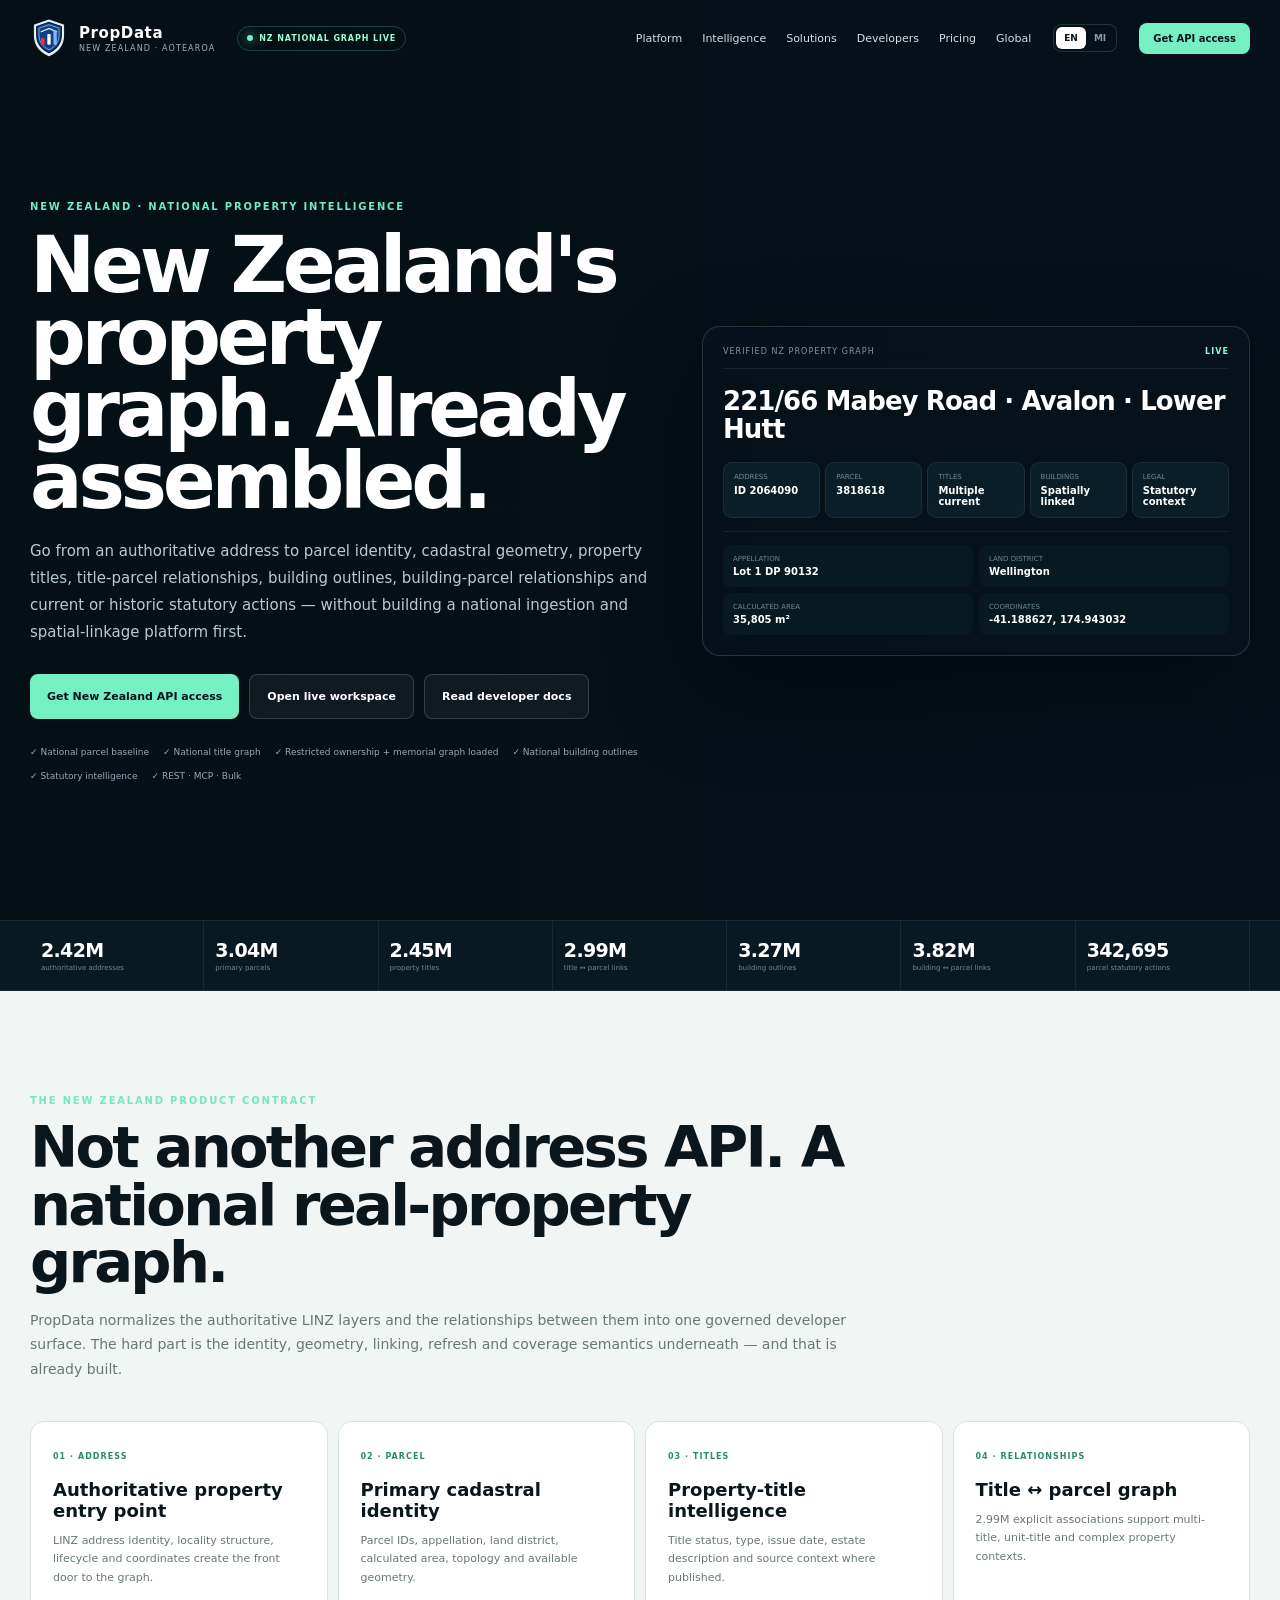
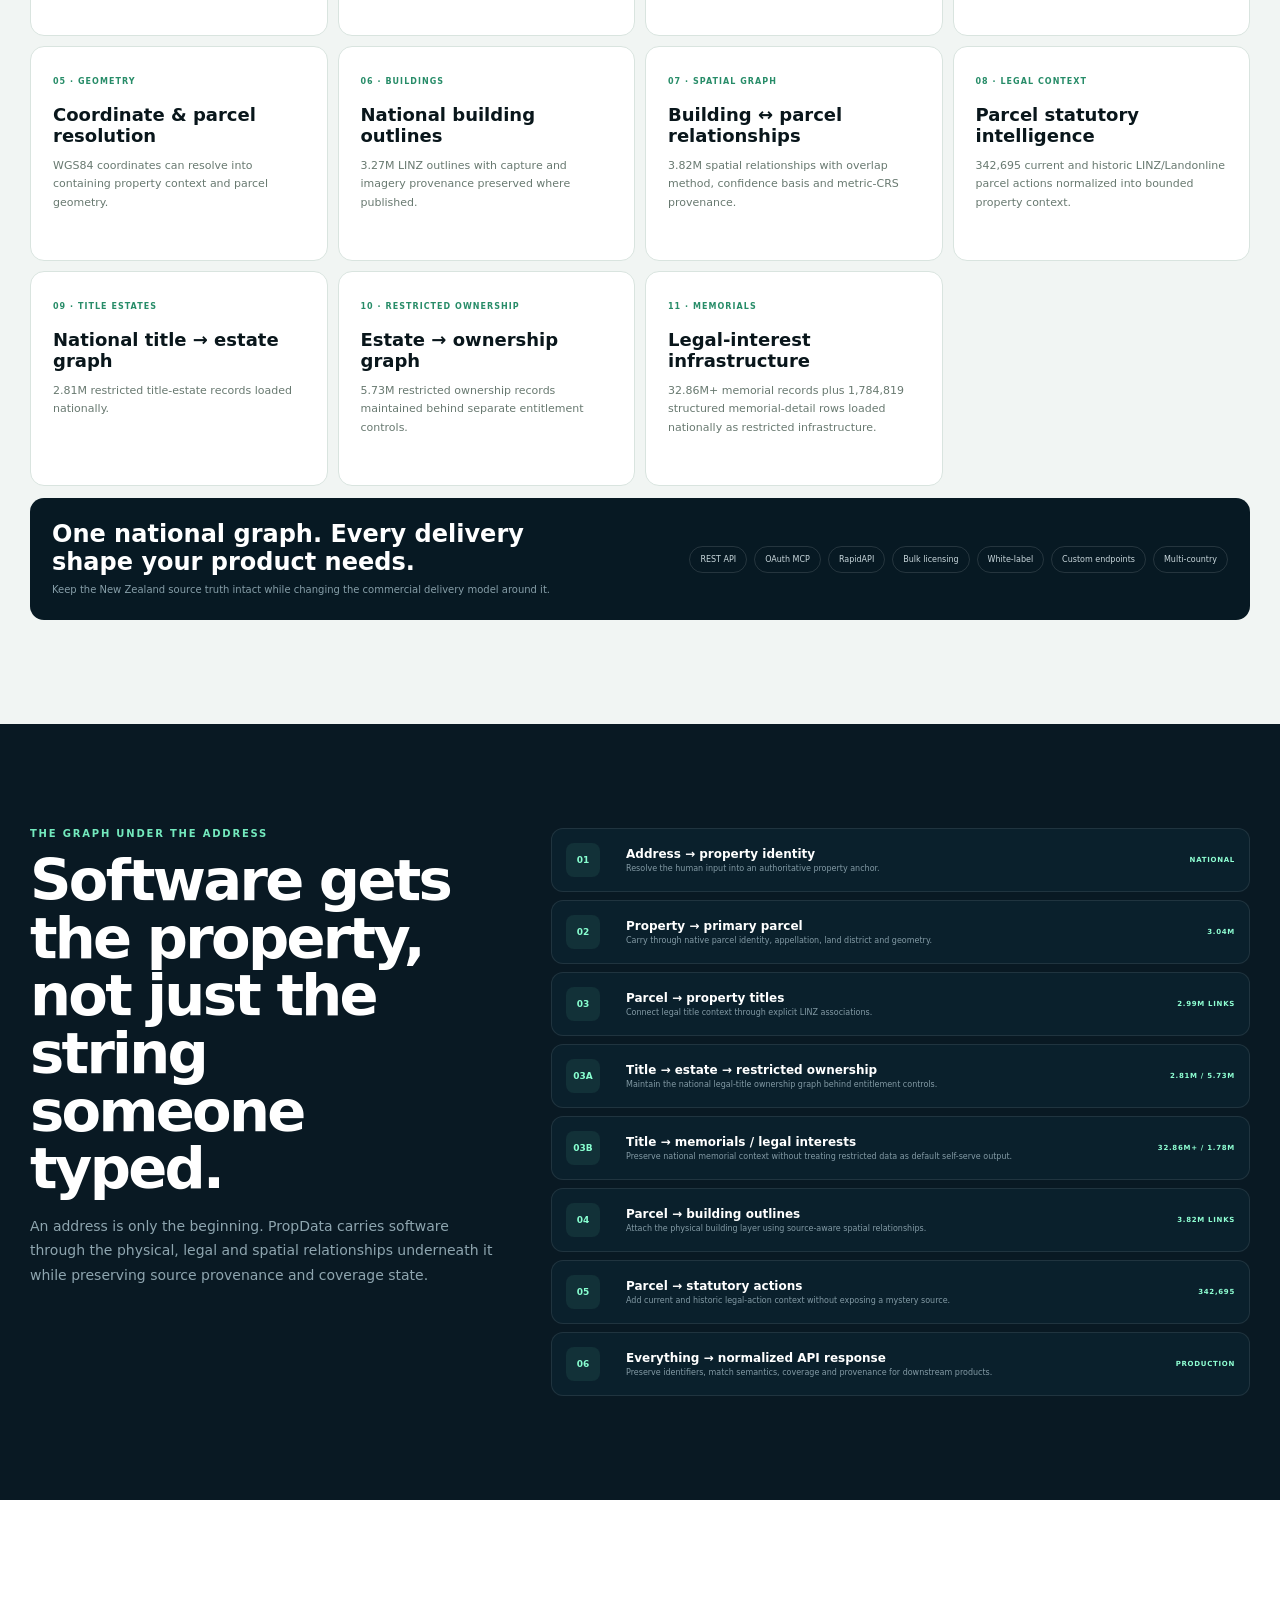
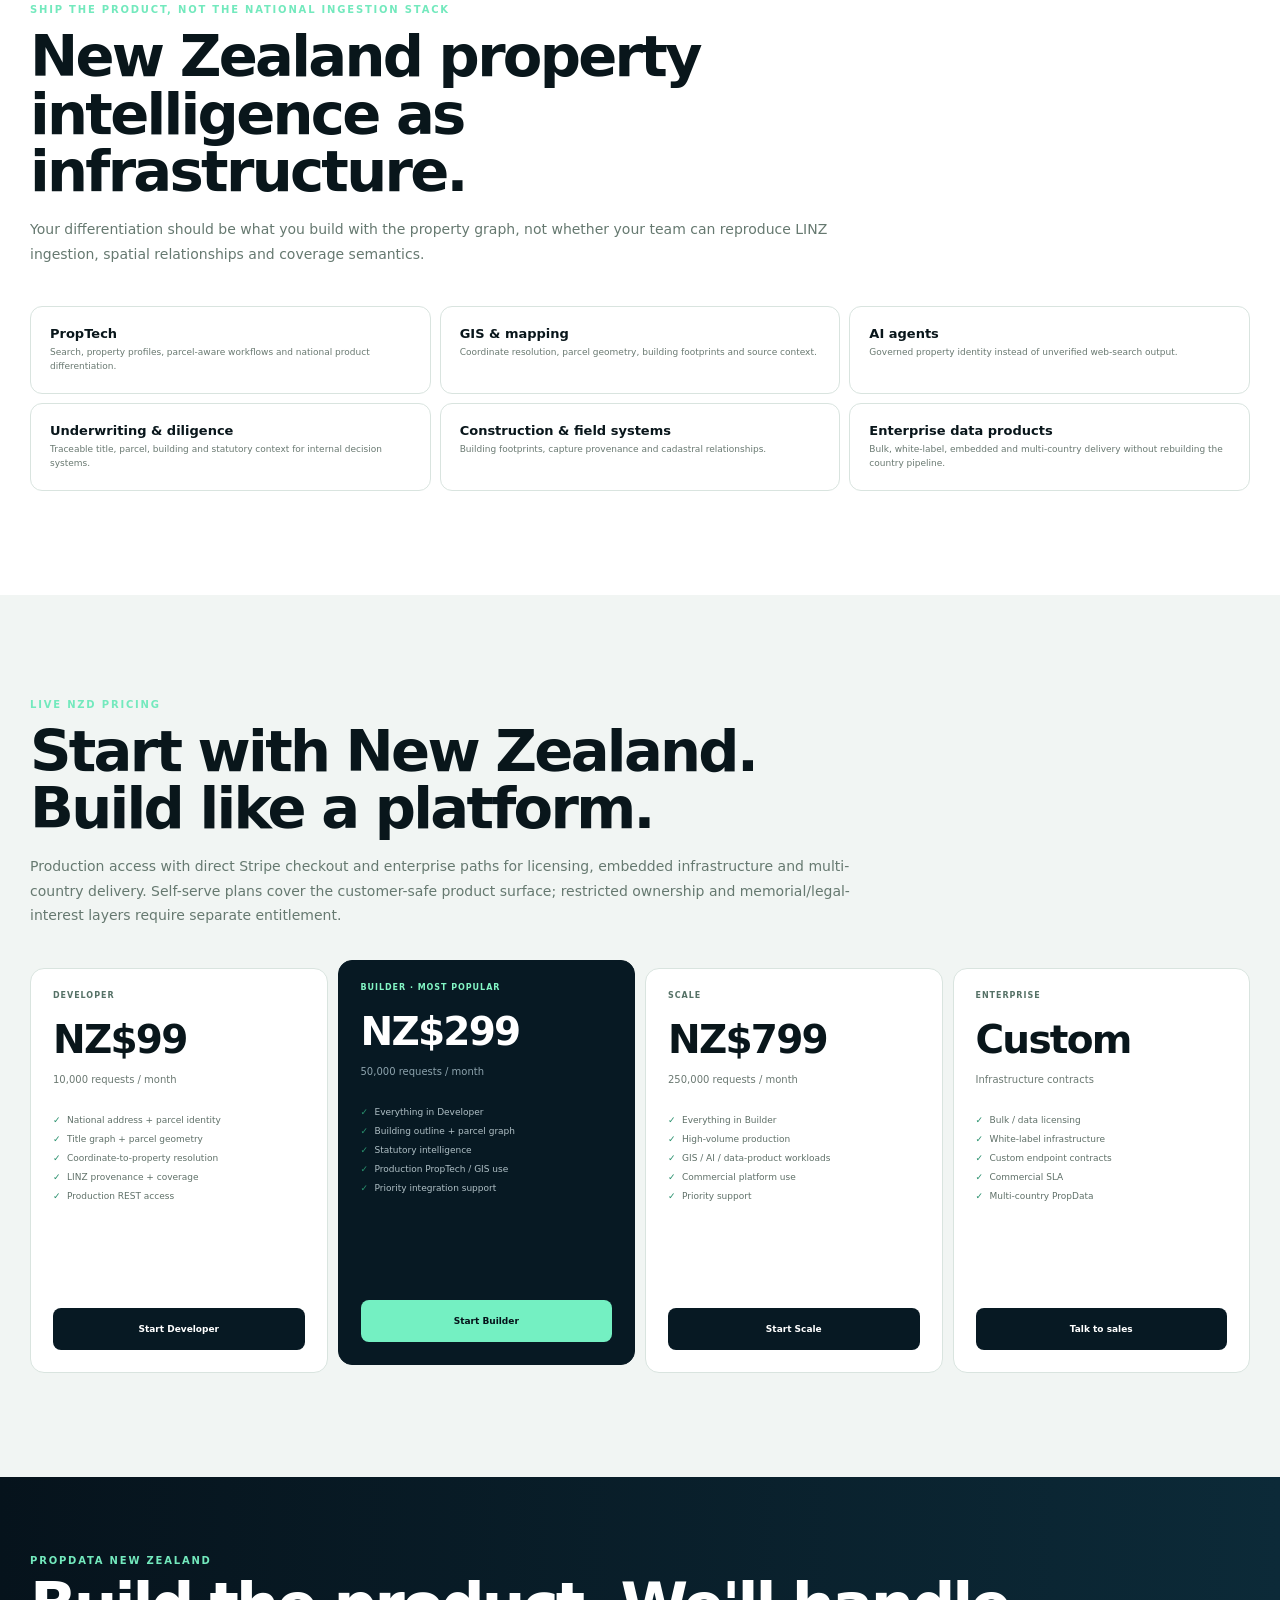
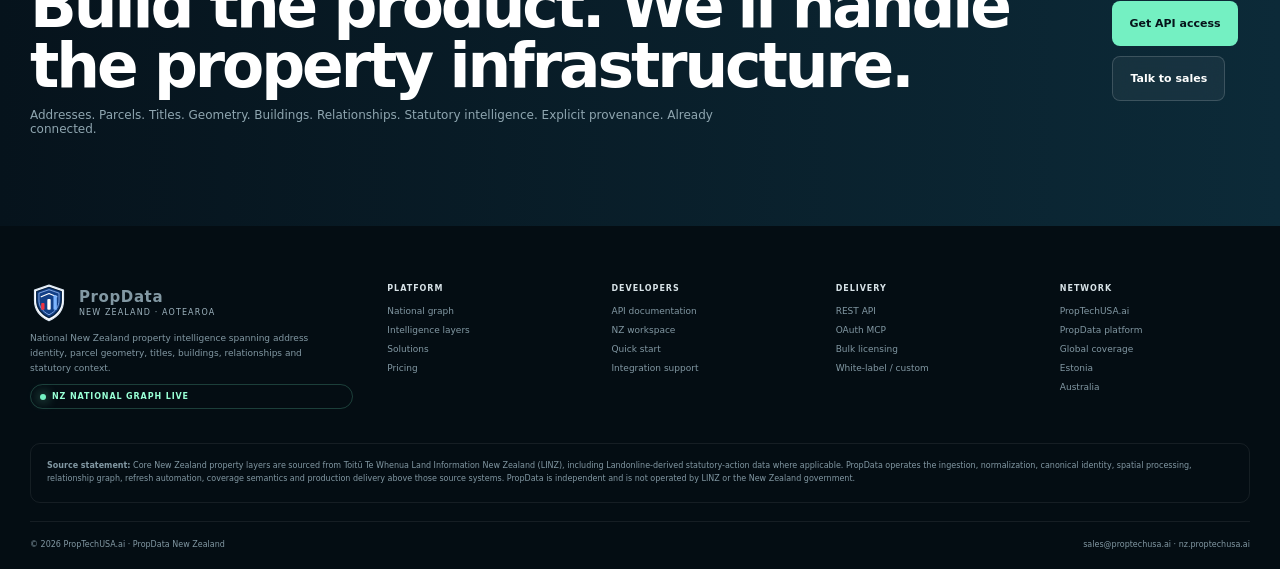
<file: platform.html>
<!doctype html>
<html lang="en-NZ">
<head>
<script defer src="https://www.proptechusa.ai/network-analytics.js" data-proptech-surface="new-zealand"></script>

<meta charset="utf-8"><meta name="viewport" content="width=device-width,initial-scale=1,viewport-fit=cover">
<title>PropData New Zealand | National Property, Title, Ownership & Legal-Interest Graph</title>
<meta name="description" content="New Zealand property intelligence built on authoritative LINZ data: national address, parcel, title, building and statutory layers plus completed restricted title-estate, ownership and memorial/legal-interest baselines through one governed property graph.">
<meta name="robots" content="index,follow,max-image-preview:large,max-snippet:-1"><meta name="theme-color" content="#06131c"><meta name="application-name" content="PropData New Zealand">
<link rel="canonical" href="https://nz.proptechusa.ai/"><link rel="alternate" hreflang="en-NZ" href="https://nz.proptechusa.ai/?lang=en"><link rel="alternate" hreflang="mi-NZ" href="https://nz.proptechusa.ai/?lang=mi"><link rel="icon" href="/favicon.svg" type="image/svg+xml"><link rel="manifest" href="/site.webmanifest"><link rel="preconnect" href="https://images.unsplash.com" crossorigin>
<meta property="og:type" content="website"><meta property="og:locale" content="en_NZ"><meta property="og:locale:alternate" content="mi_NZ"><meta property="og:site_name" content="PropData New Zealand"><meta property="og:title" content="New Zealand's national property graph | PropData"><meta property="og:description" content="Addresses, parcels, titles, buildings and statutory intelligence, plus entitlement-gated title ownership and memorial/legal-interest infrastructure — connected through one governed New Zealand property graph."><meta property="og:url" content="https://nz.proptechusa.ai/"><meta property="og:image" content="https://images.unsplash.com/photo-1763603341638-e1b6c3804ba9?auto=format&fit=crop&w=1200&h=630&q=90"><meta name="twitter:card" content="summary_large_image"><meta name="twitter:title" content="New Zealand's national property graph | PropData"><meta name="twitter:description" content="3.04M parcels. 2.45M titles. 5.73M restricted ownership records. 32.86M+ memorials. One governed New Zealand property graph."><meta name="twitter:image" content="https://images.unsplash.com/photo-1763603341638-e1b6c3804ba9?auto=format&fit=crop&w=1200&h=630&q=90">
<script type="application/ld+json">{"@context":"https://schema.org","@graph":[{"@type":"Organization","@id":"https://proptechusa.ai/#organization","name":"PropTechUSA.ai","url":"https://proptechusa.ai/","email":"sales@proptechusa.ai"},{"@type":"WebSite","@id":"https://nz.proptechusa.ai/#website","url":"https://nz.proptechusa.ai/","name":"PropData New Zealand","publisher":{"@id":"https://proptechusa.ai/#organization"},"inLanguage":["en-NZ","mi-NZ"]},{"@type":["SoftwareApplication","Product"],"@id":"https://nz.proptechusa.ai/#product","name":"PropData New Zealand Property Intelligence API","url":"https://nz.proptechusa.ai/","applicationCategory":"DeveloperApplication","operatingSystem":"Web API","areaServed":{"@type":"Country","name":"New Zealand","alternateName":"Aotearoa"},"provider":{"@id":"https://proptechusa.ai/#organization"},"description":"National New Zealand property intelligence spanning addresses, parcels, titles, buildings and statutory actions, with restricted title-estate, ownership and memorial/legal-interest layers maintained behind separate entitlements.","featureList":["2,424,415 authoritative addresses","3,040,571 primary parcels","2,450,998 property titles","2,988,279 title-parcel relationships","3,268,141 national building outlines","3,820,845 building-parcel relationships","342,695 parcel statutory actions","Coordinate-to-property resolution","Parcel geometry","REST API","MCP, bulk, white-label and custom delivery"]}]}</script>
<style>
:root{--bg:#06131c;--bg2:#092331;--paper:#f1f5f3;--paper2:#e5eeea;--ink:#09161b;--line:#d9e4df;--muted:#64766e;--mint:#74f0c2;--aqua:#77c7ff;--white:#f8fbfa}*{box-sizing:border-box}html{scroll-behavior:smooth}body{margin:0;font-family:Inter,ui-sans-serif,system-ui,-apple-system,BlinkMacSystemFont,"Segoe UI",sans-serif;background:var(--paper);color:var(--ink);-webkit-font-smoothing:antialiased}a{color:inherit;text-decoration:none}button{font:inherit}.wrap{width:min(1220px,calc(100% - 40px));margin:auto}.top{position:fixed;z-index:90;top:0;left:0;right:0;height:76px;color:#fff;transition:.2s}.top.scrolled{background:rgba(6,19,28,.94);backdrop-filter:blur(18px);border-bottom:1px solid rgba(255,255,255,.08)}.nav{height:100%;display:flex;align-items:center;gap:22px}.brand{display:flex;align-items:center;gap:11px;min-width:max-content}.brand img{width:38px;height:38px}.brand strong,.brand small{display:block}.brand strong{font-size:15px;letter-spacing:.04em}.brand small{font-size:8px;letter-spacing:.14em;color:#9cb1bc;margin-top:2px}.live{display:flex;align-items:center;gap:6px;border:1px solid rgba(116,240,194,.22);border-radius:999px;padding:7px 9px;font-size:8px;font-weight:900;letter-spacing:.11em;color:#98ffd5}.live i{width:6px;height:6px;border-radius:50%;background:var(--mint);box-shadow:0 0 12px var(--mint)}nav{display:flex;align-items:center;gap:20px;margin-left:auto}nav a{font-size:11px;color:#d4dfe4}nav a:hover{color:#fff}.lang{display:flex;border:1px solid rgba(255,255,255,.14);padding:2px;border-radius:8px}.lang button{border:0;background:none;color:#879aa5;padding:6px 8px;border-radius:6px;font-size:9px;font-weight:900;cursor:pointer}.lang button.active{background:#fff;color:#07131b}.cta{background:var(--mint);color:#06131a;padding:10px 14px;border-radius:8px;font-size:10px;font-weight:900}.menu{display:none;border:0;background:none;color:#fff;font-size:22px}
.hero{min-height:920px;background:#06131c;color:#fff;position:relative;overflow:hidden;display:flex;align-items:center}.hero:before{content:"";position:absolute;inset:0;background:url('https://images.unsplash.com/photo-1763603341638-e1b6c3804ba9?auto=format&fit=crop&w=2400&q=90') center/cover no-repeat;filter:saturate(.72)}.hero:after{content:"";position:absolute;inset:0;background:linear-gradient(90deg,rgba(4,15,22,.98),rgba(4,15,22,.92) 44%,rgba(4,15,22,.54)),linear-gradient(0deg,#06131c,transparent 38%)}.hero-grid{position:relative;z-index:2;display:grid;grid-template-columns:1.06fr .94fr;gap:54px;align-items:center;padding:132px 0 70px}.eyebrow,.kicker{font-size:10px;letter-spacing:.18em;font-weight:900;color:#73e9bd}.hero h1{font-size:clamp(54px,6.1vw,90px);line-height:.92;letter-spacing:-.055em;margin:18px 0 20px;max-width:780px}.hero h1 em{font-style:normal;color:#96ffd8}.lead{font-size:15px;line-height:1.8;color:#b8cbd3;max-width:730px}.actions{display:flex;gap:10px;flex-wrap:wrap;margin:28px 0}.btn{height:45px;padding:0 17px;border-radius:8px;display:inline-flex;align-items:center;justify-content:center;font-size:11px;font-weight:900}.btn.primary{background:var(--mint);color:#06131a}.btn.ghost{border:1px solid rgba(255,255,255,.16);background:rgba(255,255,255,.05);color:#fff;backdrop-filter:blur(12px)}.proofline{display:flex;gap:14px;flex-wrap:wrap}.proofline span{font-size:9px;color:#95aab3}.dossier{background:rgba(6,19,28,.88);border:1px solid rgba(255,255,255,.14);border-radius:18px;padding:20px;backdrop-filter:blur(22px);box-shadow:0 35px 90px rgba(0,0,0,.36)}.dossier-head{display:flex;justify-content:space-between;border-bottom:1px solid rgba(255,255,255,.08);padding-bottom:12px;color:#7f939e;font-size:8px;letter-spacing:.13em}.dossier-head b{color:#8bffd0}.dossier h3{font-size:26px;line-height:1.06;letter-spacing:-.035em;margin:19px 0}.chain{display:grid;grid-template-columns:repeat(5,1fr);gap:5px}.chain div{background:#091e29;border:1px solid rgba(255,255,255,.07);border-radius:9px;padding:10px}.chain span,.chain b{display:block}.chain span{font-size:7px;color:#718994}.chain b{font-size:10px;margin-top:4px}.sample{margin-top:13px;border-top:1px solid rgba(255,255,255,.08);padding-top:13px;display:grid;grid-template-columns:1fr 1fr;gap:6px}.sample div{padding:10px;background:#071923;border-radius:8px}.sample span,.sample b{display:block}.sample span{font-size:7px;color:#6f8792}.sample b{font-size:10px;margin-top:3px}.metric-strip{background:#081923;color:#fff;border-top:1px solid rgba(255,255,255,.07);border-bottom:1px solid rgba(255,255,255,.07)}.metric-grid{display:grid;grid-template-columns:repeat(7,1fr)}.metric-grid div{padding:18px 11px;border-right:1px solid rgba(255,255,255,.07)}.metric-grid b,.metric-grid span{display:block}.metric-grid b{font-size:19px;letter-spacing:-.035em}.metric-grid span{font-size:7px;color:#738994;margin-top:3px}
.section{padding:104px 0}.section-head{max-width:840px;margin-bottom:40px}.section-head h2{font-size:clamp(38px,4.5vw,64px);line-height:1;letter-spacing:-.047em;margin:13px 0 16px}.section-head p{font-size:14px;line-height:1.75;color:#667970}.platform{background:var(--paper)}.cap-grid{display:grid;grid-template-columns:repeat(4,1fr);gap:10px}.cap{background:#fff;border:1px solid var(--line);border-radius:14px;padding:22px;min-height:215px}.cap>span{font-size:8px;color:#278c68;letter-spacing:.13em;font-weight:900}.cap h3{font-size:18px;margin:16px 0 8px}.cap p{font-size:11px;line-height:1.65;color:#687970}.delivery{margin-top:12px;background:#071923;color:#fff;border-radius:14px;padding:22px;display:grid;grid-template-columns:1fr 1.25fr;align-items:center;gap:28px}.delivery h3{font-size:24px;margin:0 0 6px}.delivery p{font-size:10px;color:#869ea8;line-height:1.6;margin:0}.pills{display:flex;justify-content:flex-end;gap:7px;flex-wrap:wrap}.pills span{border:1px solid rgba(255,255,255,.12);border-radius:999px;padding:8px 10px;font-size:8px;color:#c9d7dc}
.graph{background:#091923;color:#fff}.graph .section-head h2{color:#fff}.graph .section-head p{color:#8ea5af}.graph-layout{display:grid;grid-template-columns:.8fr 1.2fr;gap:55px}.graph-list{display:grid;gap:8px}.graph-row{display:grid;grid-template-columns:46px 1fr auto;gap:14px;align-items:center;border:1px solid rgba(255,255,255,.09);border-radius:12px;padding:14px;background:#0a202c}.graph-row>span:first-child{width:34px;height:34px;display:grid;place-items:center;border-radius:8px;background:rgba(116,240,194,.08);color:#88ffd0;font-size:9px;font-weight:900}.graph-row b{display:block;font-size:12px}.graph-row small{display:block;color:#839aa5;font-size:8px;margin-top:3px}.graph-row>span:last-child{font-size:7px;color:#8fffd3;letter-spacing:.1em;font-weight:900}.usecases{background:#fff}.use-grid{display:grid;grid-template-columns:repeat(3,1fr);gap:9px}.use{border:1px solid var(--line);border-radius:12px;padding:19px}.use b{display:block;font-size:13px}.use span{display:block;font-size:9px;line-height:1.55;color:#697971;margin-top:5px}
.pricing{background:var(--paper)}.plans{display:grid;grid-template-columns:repeat(4,1fr);gap:10px}.plan{background:#fff;border:1px solid var(--line);border-radius:14px;padding:22px;min-height:405px;display:flex;flex-direction:column}.plan.featured{background:#071923;color:#fff;border-color:#071923;transform:translateY(-8px)}.plan small{font-size:8px;letter-spacing:.12em;font-weight:900;color:#557166}.plan.featured small{color:#83f6c5}.price{font-size:39px;font-weight:900;letter-spacing:-.045em;margin:17px 0 2px}.plan p{font-size:10px;color:#6b7972}.plan.featured p{color:#8da3ad}.plan ul{list-style:none;padding:0;display:grid;gap:9px;margin:20px 0}.plan li{font-size:9px;color:#5f7068;padding-left:14px;position:relative}.plan.featured li{color:#b0c0c6}.plan li:before{content:"✓";position:absolute;left:0;color:#29906d}.plan a{margin-top:auto;height:42px;border-radius:8px;display:grid;place-items:center;background:#071923;color:#fff;font-size:9px;font-weight:900}.plan.featured a{background:var(--mint);color:#05131a}.final{background:linear-gradient(90deg,#06131c,#0c2a38);color:#fff;padding:78px 0}.final-inner{display:flex;justify-content:space-between;align-items:center;gap:40px}.final h2{font-size:clamp(38px,4.8vw,65px);line-height:.98;letter-spacing:-.05em;margin:10px 0}.final p{font-size:12px;color:#8fa6b0;max-width:720px}.footer{background:#040d13;color:#8298a3;padding:58px 0 20px}.footer-top{display:grid;grid-template-columns:1.7fr repeat(4,1fr);gap:34px}.footer-brand p{font-size:9px;line-height:1.65;max-width:280px}.footer-col{display:flex;flex-direction:column;gap:9px}.footer-col b{font-size:8px;color:#d8e3e8;letter-spacing:.12em;margin-bottom:4px}.footer-col a{font-size:9px}.footer-source{margin-top:34px;padding:16px;border:1px solid rgba(255,255,255,.07);border-radius:10px;font-size:8px;line-height:1.6}.footer-bottom{display:flex;justify-content:space-between;gap:20px;border-top:1px solid rgba(255,255,255,.07);margin-top:18px;padding-top:18px;font-size:8px}
@media(max-width:1080px){.hero-grid{grid-template-columns:1fr}.dossier{max-width:760px}.metric-grid{grid-template-columns:repeat(4,1fr)}.cap-grid,.plans{grid-template-columns:1fr 1fr}.graph-layout{grid-template-columns:1fr}.use-grid{grid-template-columns:1fr 1fr}.footer-top{grid-template-columns:1fr 1fr 1fr}.footer-brand{grid-column:1/-1}}@media(max-width:760px){.wrap{width:min(100% - 26px,1220px)}.top{height:66px;background:rgba(6,19,28,.9)}.live,.cta{display:none}.menu{display:block;margin-left:auto}nav{display:none;position:absolute;top:66px;left:13px;right:13px;background:#071923;border:1px solid rgba(255,255,255,.1);border-radius:12px;padding:8px;flex-direction:column;align-items:stretch}nav.open{display:flex}nav a{padding:10px}.hero{min-height:auto}.hero-grid{padding:105px 0 52px}.hero h1{font-size:48px}.chain{grid-template-columns:1fr 1fr}.metric-grid{grid-template-columns:1fr 1fr}.cap-grid,.plans,.use-grid{grid-template-columns:1fr}.delivery{grid-template-columns:1fr}.pills{justify-content:flex-start}.graph-row{grid-template-columns:40px 1fr}.graph-row>span:last-child{grid-column:2}.final-inner{flex-direction:column;align-items:flex-start}.footer-top{grid-template-columns:1fr 1fr}.footer-brand{grid-column:1/-1}}@media(max-width:500px){.hero h1{font-size:42px}.actions{flex-direction:column}.btn{width:100%}.sample{grid-template-columns:1fr}.footer-top{grid-template-columns:1fr}.footer-brand{grid-column:auto}.footer-bottom{flex-direction:column}}
</style>
</head>
<body>
<header class="top" id="topbar"><div class="wrap nav"><a class="brand" href="/"><img src="/favicon.svg" alt=""><span><strong>PropData</strong><small>NEW ZEALAND · AOTEAROA</small></span></a><span class="live"><i></i> NZ NATIONAL GRAPH LIVE</span><button class="menu" id="menu">☰</button><nav id="nav"><a href="#platform" data-en="Platform" data-mi="Tūāpapa">Platform</a><a href="#graph" data-en="Intelligence" data-mi="Mōhiotanga">Intelligence</a><a href="#usecases" data-en="Solutions" data-mi="Rongoā">Solutions</a><a href="/docs" data-en="Developers" data-mi="Kaihanga">Developers</a><a href="#pricing" data-en="Pricing" data-mi="Utu">Pricing</a><a href="https://global.proptechusa.ai/" data-en="Global" data-mi="Ao whānui">Global</a></nav><div class="lang"><button class="active" data-lang="en">EN</button><button data-lang="mi">MI</button></div><a class="cta" href="#pricing" data-en="Get API access" data-mi="Whiwhi urunga API">Get API access</a></div></header>
<main>
<section class="hero"><div class="wrap hero-grid"><div><div class="eyebrow" data-en="NEW ZEALAND · NATIONAL PROPERTY INTELLIGENCE" data-mi="AOTEAROA · MŌHIOTANGA RAWA Ā-MOTU">NEW ZEALAND · NATIONAL PROPERTY INTELLIGENCE</div><h1 data-en="New Zealand's property graph. Already assembled." data-mi="Te whatunga rawa o Aotearoa. Kua oti kē te hono.">New Zealand's property graph. Already assembled.</h1><p class="lead" data-en="Go from an authoritative address to parcel identity, cadastral geometry, property titles, title-parcel relationships, building outlines, building-parcel relationships and current or historic statutory actions — without building a national ingestion and spatial-linkage platform first." data-mi="Mai i te wāhitau whai mana ki te tuakiri pānga whenua, te āhuahanga katastra, ngā taitara rawa, ngā hononga taitara-pānga whenua, ngā āhua whare, ngā hononga whare-pānga whenua me ngā mahi ā-ture o nāianei, o mua hoki — me te kore e hanga tuatahi i tētahi tūāpapa uta raraunga ā-motu.">Go from an authoritative address to parcel identity, cadastral geometry, property titles, title-parcel relationships, building outlines, building-parcel relationships and current or historic statutory actions — without building a national ingestion and spatial-linkage platform first.</p><div class="actions"><a class="btn primary" href="#pricing" data-en="Get New Zealand API access" data-mi="Whiwhi urunga API Aotearoa">Get New Zealand API access</a><a class="btn ghost" href="/workspace" data-en="Open live workspace" data-mi="Whakatuwhera wāhi mahi">Open live workspace</a><a class="btn ghost" href="/docs" data-en="Read developer docs" data-mi="Pānui tuhinga API">Read developer docs</a></div><div class="proofline" data-posture="NZ_POSTURE_2026_09_13"><span>✓ National parcel baseline</span><span>✓ National title graph</span><span>✓ Restricted ownership + memorial graph loaded</span><span>✓ National building outlines</span><span>✓ Statutory intelligence</span><span>✓ REST · MCP · Bulk</span></div></div><aside class="dossier"><div class="dossier-head"><span>VERIFIED NZ PROPERTY GRAPH</span><b>LIVE</b></div><h3>221/66 Mabey Road · Avalon · Lower Hutt</h3><div class="chain"><div><span>ADDRESS</span><b>ID 2064090</b></div><div><span>PARCEL</span><b>3818618</b></div><div><span>TITLES</span><b>Multiple current</b></div><div><span>BUILDINGS</span><b>Spatially linked</b></div><div><span>LEGAL</span><b>Statutory context</b></div></div><div class="sample"><div><span>APPELLATION</span><b>Lot 1 DP 90132</b></div><div><span>LAND DISTRICT</span><b>Wellington</b></div><div><span>CALCULATED AREA</span><b>35,805 m²</b></div><div><span>COORDINATES</span><b>-41.188627, 174.943032</b></div></div></aside></div></section>
<section class="metric-strip"><div class="wrap metric-grid"><div><b>2.42M</b><span>authoritative addresses</span></div><div><b>3.04M</b><span>primary parcels</span></div><div><b>2.45M</b><span>property titles</span></div><div><b>2.99M</b><span>title ↔ parcel links</span></div><div><b>3.27M</b><span>building outlines</span></div><div><b>3.82M</b><span>building ↔ parcel links</span></div><div><b>342,695</b><span>parcel statutory actions</span></div></div></section>
<section class="section platform" id="platform"><div class="wrap"><div class="section-head"><div class="kicker" data-en="THE NEW ZEALAND PRODUCT CONTRACT" data-mi="TE KIRIMANA HUA O AOTEAROA">THE NEW ZEALAND PRODUCT CONTRACT</div><h2 data-en="Not another address API. A national real-property graph." data-mi="Ehara i te API wāhitau noa. He whatunga rawa whenua ā-motu.">Not another address API. A national real-property graph.</h2><p data-en="PropData normalizes the authoritative LINZ layers and the relationships between them into one governed developer surface. The hard part is the identity, geometry, linking, refresh and coverage semantics underneath — and that is already built." data-mi="Ka whakaraupapa a PropData i ngā paparanga whai mana a LINZ me ngā hononga i waenganui i aua paparanga ki tētahi mata kaihanga kotahi. Ko te wāhanga uaua ko te tuakiri, te āhuahanga, ngā hononga, te whakahou me ngā tikanga kapi — ā, kua oti kē ēnei.">PropData normalizes the authoritative LINZ layers and the relationships between them into one governed developer surface. The hard part is the identity, geometry, linking, refresh and coverage semantics underneath — and that is already built.</p></div><div class="cap-grid"><article class="cap"><span>01 · ADDRESS</span><h3>Authoritative property entry point</h3><p>LINZ address identity, locality structure, lifecycle and coordinates create the front door to the graph.</p></article><article class="cap"><span>02 · PARCEL</span><h3>Primary cadastral identity</h3><p>Parcel IDs, appellation, land district, calculated area, topology and available geometry.</p></article><article class="cap"><span>03 · TITLES</span><h3>Property-title intelligence</h3><p>Title status, type, issue date, estate description and source context where published.</p></article><article class="cap"><span>04 · RELATIONSHIPS</span><h3>Title ↔ parcel graph</h3><p>2.99M explicit associations support multi-title, unit-title and complex property contexts.</p></article><article class="cap"><span>05 · GEOMETRY</span><h3>Coordinate & parcel resolution</h3><p>WGS84 coordinates can resolve into containing property context and parcel geometry.</p></article><article class="cap"><span>06 · BUILDINGS</span><h3>National building outlines</h3><p>3.27M LINZ outlines with capture and imagery provenance preserved where published.</p></article><article class="cap"><span>07 · SPATIAL GRAPH</span><h3>Building ↔ parcel relationships</h3><p>3.82M spatial relationships with overlap method, confidence basis and metric-CRS provenance.</p></article><article class="cap"><span>08 · LEGAL CONTEXT</span><h3>Parcel statutory intelligence</h3><p>342,695 current and historic LINZ/Landonline parcel actions normalized into bounded property context.</p></article><article class="cap" data-posture="NZ_POSTURE_2026_09_13"><span>09 · TITLE ESTATES</span><h3>National title → estate graph</h3><p>2.81M restricted title-estate records loaded nationally.</p></article><article class="cap"><span>10 · RESTRICTED OWNERSHIP</span><h3>Estate → ownership graph</h3><p>5.73M restricted ownership records maintained behind separate entitlement controls.</p></article><article class="cap"><span>11 · MEMORIALS</span><h3>Legal-interest infrastructure</h3><p>32.86M+ memorial records plus 1,784,819 structured memorial-detail rows loaded nationally as restricted infrastructure.</p></article></div><div class="delivery"><div><h3 data-en="One national graph. Every delivery shape your product needs." data-mi="Kotahi te whatunga ā-motu. Ngā ara tuku katoa e hiahiatia ana e tō hua.">One national graph. Every delivery shape your product needs.</h3><p>Keep the New Zealand source truth intact while changing the commercial delivery model around it.</p></div><div class="pills"><span>REST API</span><span>OAuth MCP</span><span>RapidAPI</span><span>Bulk licensing</span><span>White-label</span><span>Custom endpoints</span><span>Multi-country</span></div></div></div></section>
<section class="section graph" id="graph"><div class="wrap graph-layout"><div class="section-head"><div class="kicker" data-en="THE GRAPH UNDER THE ADDRESS" data-mi="TE WHATUNGA I RARO I TE WĀHITAU">THE GRAPH UNDER THE ADDRESS</div><h2 data-en="Software gets the property, not just the string someone typed." data-mi="Ka whiwhi te pūmanawa i te rawa, ehara i te aho kuputuhi noa.">Software gets the property, not just the string someone typed.</h2><p data-en="An address is only the beginning. PropData carries software through the physical, legal and spatial relationships underneath it while preserving source provenance and coverage state." data-mi="Ko te wāhitau te tīmatanga noa. Ka kawe a PropData i te pūmanawa mā ngā hononga ā-tinana, ā-ture, ā-mokowā hoki i raro i taua wāhitau, me te pupuri i te takenga raraunga me te āhua kapi.">An address is only the beginning. PropData carries software through the physical, legal and spatial relationships underneath it while preserving source provenance and coverage state.</p></div><div class="graph-list"><div class="graph-row"><span>01</span><div><b>Address → property identity</b><small>Resolve the human input into an authoritative property anchor.</small></div><span>NATIONAL</span></div><div class="graph-row"><span>02</span><div><b>Property → primary parcel</b><small>Carry through native parcel identity, appellation, land district and geometry.</small></div><span>3.04M</span></div><div class="graph-row"><span>03</span><div><b>Parcel → property titles</b><small>Connect legal title context through explicit LINZ associations.</small></div><span>2.99M LINKS</span></div><div class="graph-row"><span>03A</span><div><b>Title → estate → restricted ownership</b><small>Maintain the national legal-title ownership graph behind entitlement controls.</small></div><span>2.81M / 5.73M</span></div><div class="graph-row"><span>03B</span><div><b>Title → memorials / legal interests</b><small>Preserve national memorial context without treating restricted data as default self-serve output.</small></div><span>32.86M+ / 1.78M</span></div><div class="graph-row"><span>04</span><div><b>Parcel → building outlines</b><small>Attach the physical building layer using source-aware spatial relationships.</small></div><span>3.82M LINKS</span></div><div class="graph-row"><span>05</span><div><b>Parcel → statutory actions</b><small>Add current and historic legal-action context without exposing a mystery source.</small></div><span>342,695</span></div><div class="graph-row"><span>06</span><div><b>Everything → normalized API response</b><small>Preserve identifiers, match semantics, coverage and provenance for downstream products.</small></div><span>PRODUCTION</span></div></div></div></section>
<section class="section usecases" id="usecases"><div class="wrap"><div class="section-head"><div class="kicker">SHIP THE PRODUCT, NOT THE NATIONAL INGESTION STACK</div><h2 data-en="New Zealand property intelligence as infrastructure." data-mi="Mōhiotanga rawa o Aotearoa hei hanganga.">New Zealand property intelligence as infrastructure.</h2><p data-en="Your differentiation should be what you build with the property graph, not whether your team can reproduce LINZ ingestion, spatial relationships and coverage semantics." data-mi="Ko tō rerekētanga ko tāu e hanga ai ki runga i te whatunga rawa, kaua ko te āhei o tō tīma ki te whakahou anō i te uta LINZ, ngā hononga mokowā me ngā tikanga kapi.">Your differentiation should be what you build with the property graph, not whether your team can reproduce LINZ ingestion, spatial relationships and coverage semantics.</p></div><div class="use-grid"><article class="use"><b>PropTech</b><span>Search, property profiles, parcel-aware workflows and national product differentiation.</span></article><article class="use"><b>GIS & mapping</b><span>Coordinate resolution, parcel geometry, building footprints and source context.</span></article><article class="use"><b>AI agents</b><span>Governed property identity instead of unverified web-search output.</span></article><article class="use"><b>Underwriting & diligence</b><span>Traceable title, parcel, building and statutory context for internal decision systems.</span></article><article class="use"><b>Construction & field systems</b><span>Building footprints, capture provenance and cadastral relationships.</span></article><article class="use"><b>Enterprise data products</b><span>Bulk, white-label, embedded and multi-country delivery without rebuilding the country pipeline.</span></article></div></div></section>
<section class="section pricing" id="pricing"><div class="wrap"><div class="section-head"><div class="kicker">LIVE NZD PRICING</div><h2 data-en="Start with New Zealand. Build like a platform." data-mi="Tīmata ki Aotearoa. Hanga pēnei i tētahi tūāpapa.">Start with New Zealand. Build like a platform.</h2><p>Production access with direct Stripe checkout and enterprise paths for licensing, embedded infrastructure and multi-country delivery. Self-serve plans cover the customer-safe product surface; restricted ownership and memorial/legal-interest layers require separate entitlement.</p></div><div class="plans"><article class="plan"><small>DEVELOPER</small><div class="price">NZ$99</div><p>10,000 requests / month</p><ul><li>National address + parcel identity</li><li>Title graph + parcel geometry</li><li>Coordinate-to-property resolution</li><li>LINZ provenance + coverage</li><li>Production REST access</li></ul><a href="https://buy.stripe.com/5kQ14neeGbuC09f0837wA0a">Start Developer</a></article><article class="plan featured"><small>BUILDER · MOST POPULAR</small><div class="price">NZ$299</div><p>50,000 requests / month</p><ul><li>Everything in Developer</li><li>Building outline + parcel graph</li><li>Statutory intelligence</li><li>Production PropTech / GIS use</li><li>Priority integration support</li></ul><a href="https://buy.stripe.com/6oU5kDgmO6aig8daMH7wA0b">Start Builder</a></article><article class="plan"><small>SCALE</small><div class="price">NZ$799</div><p>250,000 requests / month</p><ul><li>Everything in Builder</li><li>High-volume production</li><li>GIS / AI / data-product workloads</li><li>Commercial platform use</li><li>Priority support</li></ul><a href="https://buy.stripe.com/3cIdR9daC9mu1djdYT7wA0c">Start Scale</a></article><article class="plan"><small>ENTERPRISE</small><div class="price">Custom</div><p>Infrastructure contracts</p><ul><li>Bulk / data licensing</li><li>White-label infrastructure</li><li>Custom endpoint contracts</li><li>Commercial SLA</li><li>Multi-country PropData</li></ul><a href="mailto:sales@proptechusa.ai?subject=PropData%20New%20Zealand%20Enterprise">Talk to sales</a></article></div></div></section>
<section class="final"><div class="wrap final-inner"><div><div class="kicker">PROPDATA NEW ZEALAND</div><h2 data-en="Build the product. We'll handle the property infrastructure." data-mi="Hangaia te hua. Mā mātou te hanganga rawa e whakahaere.">Build the product. We'll handle the property infrastructure.</h2><p data-en="Addresses. Parcels. Titles. Geometry. Buildings. Relationships. Statutory intelligence. Explicit provenance. Already connected." data-mi="Wāhitau. Pānga whenua. Taitara. Āhuahanga. Whare. Hononga. Mōhiotanga ā-ture. Takenga mārama. Kua hono kē.">Addresses. Parcels. Titles. Geometry. Buildings. Relationships. Statutory intelligence. Explicit provenance. Already connected.</p></div><div class="actions"><a class="btn primary" href="#pricing">Get API access</a><a class="btn ghost" href="mailto:sales@proptechusa.ai">Talk to sales</a></div></div></section>
</main>
<footer class="footer"><div class="wrap footer-top"><div class="footer-brand"><a class="brand" href="/"><img src="/favicon.svg" alt=""><span><strong>PropData</strong><small>NEW ZEALAND · AOTEAROA</small></span></a><p>National New Zealand property intelligence spanning address identity, parcel geometry, titles, buildings, relationships and statutory context.</p><div class="live"><i></i> NZ NATIONAL GRAPH LIVE</div></div><div class="footer-col"><b>PLATFORM</b><a href="#platform">National graph</a><a href="#graph">Intelligence layers</a><a href="#usecases">Solutions</a><a href="#pricing">Pricing</a></div><div class="footer-col"><b>DEVELOPERS</b><a href="/docs">API documentation</a><a href="/workspace">NZ workspace</a><a href="/docs#quickstart">Quick start</a><a href="mailto:sales@proptechusa.ai">Integration support</a></div><div class="footer-col"><b>DELIVERY</b><a href="/docs">REST API</a><a href="https://propdata.proptechusa.ai/">OAuth MCP</a><a href="mailto:sales@proptechusa.ai?subject=NZ%20Bulk">Bulk licensing</a><a href="mailto:sales@proptechusa.ai?subject=NZ%20White-label">White-label / custom</a></div><div class="footer-col"><b>NETWORK</b><a href="https://proptechusa.ai/">PropTechUSA.ai</a><a href="https://propdata.proptechusa.ai/">PropData platform</a><a href="https://global.proptechusa.ai/">Global coverage</a><a href="https://ee.proptechusa.ai/">Estonia</a><a href="https://au.proptechusa.ai/">Australia</a></div></div><div class="wrap footer-source"><strong>Source statement:</strong> Core New Zealand property layers are sourced from Toitū Te Whenua Land Information New Zealand (LINZ), including Landonline-derived statutory-action data where applicable. PropData operates the ingestion, normalization, canonical identity, spatial processing, relationship graph, refresh automation, coverage semantics and production delivery above those source systems. PropData is independent and is not operated by LINZ or the New Zealand government.</div><div class="wrap footer-bottom"><span>© 2026 PropTechUSA.ai · PropData New Zealand</span><span>sales@proptechusa.ai · nz.proptechusa.ai</span></div></footer>
<script>
const topbar=document.getElementById('topbar'),nav=document.getElementById('nav'),menu=document.getElementById('menu');addEventListener('scroll',()=>topbar.classList.toggle('scrolled',scrollY>12),{passive:true});menu?.addEventListener('click',()=>nav.classList.toggle('open'));nav?.querySelectorAll('a').forEach(a=>a.addEventListener('click',()=>nav.classList.remove('open')));
const buttons=document.querySelectorAll('[data-lang]');function lang(x){document.documentElement.lang=x==='mi'?'mi-NZ':'en-NZ';document.querySelectorAll('[data-en]').forEach(el=>{el.textContent=el.getAttribute(x==='mi'?'data-mi':'data-en')||el.textContent});buttons.forEach(b=>b.classList.toggle('active',b.getAttribute('data-lang')===x));localStorage.setItem('propdata-nz-lang',x)}buttons.forEach(b=>b.addEventListener('click',()=>lang(b.getAttribute('data-lang')||'en')));lang(localStorage.getItem('propdata-nz-lang')==='mi'?'mi':'en');
</script>
</body></html>
</file>
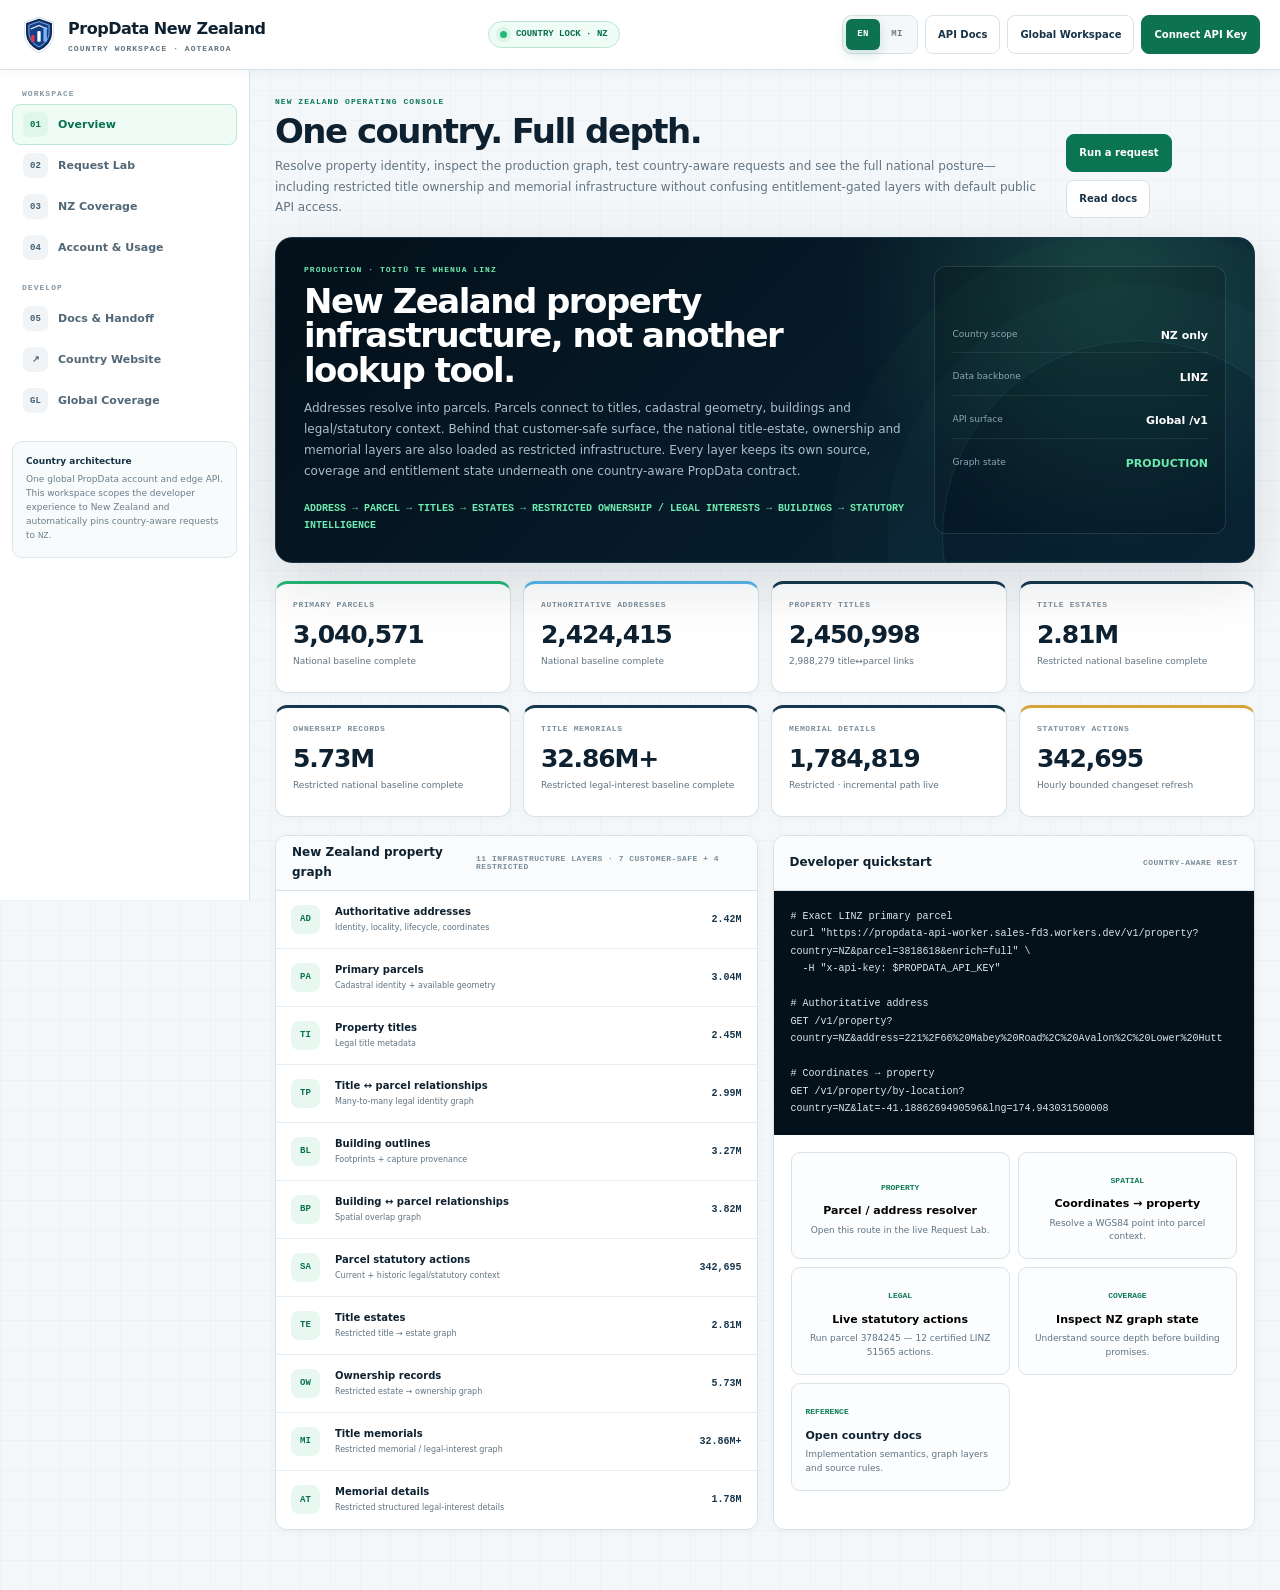
<file: workspace.html>
<!doctype html>
<html lang="en-NZ">
<head>
<script defer src="https://www.proptechusa.ai/network-analytics.js" data-proptech-surface="new-zealand"></script>

  <meta charset="utf-8">
  <meta name="viewport" content="width=device-width,initial-scale=1,viewport-fit=cover">
  <title>PropData New Zealand Workspace | API Console</title>
  <meta name="description" content="PropData New Zealand developer workspace for country-scoped API testing, property resolution, coverage, usage and production integration.">
  <meta name="robots" content="noindex,follow">
  <meta name="theme-color" content="#06111c">
  <link rel="icon" href="/favicon.svg" type="image/svg+xml">
  <style>
    :root{--night:#04101a;--night2:#071925;--green:#5ee8a8;--green2:#22b877;--red:#e25563;--gold:#e8b957;--ink:#0e2130;--muted:#617482;--line:#d8e3e9;--shadow:0 20px 60px rgba(5,26,40,.12);--mono:ui-monospace,SFMono-Regular,Menlo,Consolas,monospace;--sidebar:250px;--top:70px}
    *{box-sizing:border-box}html{scroll-behavior:smooth}body{margin:0;min-width:320px;background:linear-gradient(rgba(5,41,55,.025) 1px,transparent 1px),linear-gradient(90deg,rgba(5,41,55,.025) 1px,transparent 1px),#f4f7f9;background-size:30px 30px;color:var(--ink);font:14px/1.6 Inter,ui-sans-serif,system-ui,-apple-system,BlinkMacSystemFont,"Segoe UI",sans-serif;-webkit-font-smoothing:antialiased}a{color:inherit;text-decoration:none}button,input,select{font:inherit}button{cursor:pointer}.mono{font-family:var(--mono)}
    .topbar{position:fixed;z-index:100;inset:0 0 auto;height:var(--top);display:flex;align-items:center;justify-content:space-between;gap:18px;padding:0 20px;background:rgba(255,255,255,.96);border-bottom:1px solid var(--line);backdrop-filter:blur(14px);box-shadow:0 2px 10px rgba(4,16,26,.04)}
    .brand{display:flex;align-items:center;gap:10px;min-width:230px}.brand img{width:38px;height:38px}.brand strong{display:block;font-size:16px;letter-spacing:-.03em}.brand span{display:block;margin-top:3px;color:var(--muted);font:800 8px/1 var(--mono);letter-spacing:.13em}.country-lock{display:flex;align-items:center;gap:9px;padding:8px 11px;border:1px solid #b9e6d3;border-radius:999px;background:#effbf5;color:#0b704f;font:850 9px/1 var(--mono);white-space:nowrap}.country-lock i{width:7px;height:7px;border-radius:50%;background:var(--green2);box-shadow:0 0 0 4px rgba(34,184,119,.1)}.top-actions{display:flex;align-items:center;gap:7px}.top-btn{min-height:39px;display:inline-flex;align-items:center;justify-content:center;padding:0 12px;border:1px solid var(--line);border-radius:8px;background:#fff;color:#173247;font-size:10px;font-weight:850}.top-btn.primary{border-color:#0c7250;background:#0c7250;color:#fff}.lang-switch{display:flex;align-items:center;padding:3px;border:1px solid var(--line);border-radius:9px;background:#f5f8fa}.lang-btn{min-width:34px;height:31px;border:0;border-radius:6px;background:transparent;color:#6b7d89;font:900 9px/1 var(--mono);letter-spacing:.06em}.lang-btn.active{background:#0c7250;color:#fff;box-shadow:0 4px 12px rgba(12,114,80,.18)}.menu{display:none;width:40px;height:40px;border:1px solid var(--line);border-radius:8px;background:#fff}
    .sidebar{position:fixed;z-index:90;top:var(--top);bottom:0;left:0;width:var(--sidebar);padding:17px 12px;overflow:auto;background:#fff;border-right:1px solid var(--line)}.side-label{margin:16px 10px 6px;color:#8797a2;font:900 8px/1 var(--mono);letter-spacing:.13em;text-transform:uppercase}.side-label:first-child{margin-top:3px}.nav-item{width:100%;min-height:41px;display:flex;align-items:center;gap:10px;padding:0 10px;border:1px solid transparent;border-radius:8px;background:transparent;color:#516777;text-align:left;font-size:11px;font-weight:750}.nav-item:hover{background:#f4f8fa;color:#0d293c}.nav-item.active{border-color:#bde8d6;background:#effbf5;color:#08714f}.nav-icon{width:25px;height:25px;display:grid;place-items:center;border-radius:7px;background:#f0f4f6;color:#466173;font:850 9px var(--mono)}.nav-item.active .nav-icon{background:#dff7eb;color:#08714f}.side-foot{margin-top:20px;padding:13px;border:1px solid #dce6eb;border-radius:10px;background:#f8fbfc;color:#6b7e8a;font-size:9px;line-height:1.55}.side-foot b{display:block;margin-bottom:4px;color:#173247}
    .main{margin-left:var(--sidebar);padding:calc(var(--top) + 28px) 25px 60px}.view{display:none;max-width:1500px;margin:auto}.view.active{display:block}.page-head{display:flex;justify-content:space-between;gap:25px;align-items:flex-end;margin-bottom:19px}.eyebrow{color:#0b7b56;font:900 8px/1 var(--mono);letter-spacing:.13em;text-transform:uppercase}.page-head h1{margin:8px 0 7px;font-size:34px;line-height:1.04;letter-spacing:-.045em}.page-head p{max-width:800px;margin:0;color:var(--muted);font-size:12px;line-height:1.7}.head-actions{display:flex;gap:8px;flex-wrap:wrap}.btn{min-height:38px;display:inline-flex;align-items:center;justify-content:center;gap:7px;padding:0 12px;border:1px solid var(--line);border-radius:8px;background:#fff;color:#173247;font-size:10px;font-weight:850}.btn.primary{border-color:#0b7551;background:#0b7551;color:#fff}.btn.danger{border-color:#f0c3c8;background:#fff3f4;color:#9f2e3a}.btn.small{min-height:32px;padding:0 9px;font-size:9px}
    .hero{position:relative;overflow:hidden;display:grid;grid-template-columns:1.35fr .65fr;gap:25px;margin-bottom:18px;padding:28px;border:1px solid #193748;border-radius:17px;background:radial-gradient(circle at 85% 15%,rgba(94,232,168,.18),transparent 30%),linear-gradient(135deg,#04101a,#082334);color:#fff;box-shadow:var(--shadow)}.hero:after{content:"";position:absolute;right:-80px;bottom:-170px;width:390px;height:390px;border-radius:50%;border:1px solid rgba(107,219,255,.13);box-shadow:0 0 0 55px rgba(107,219,255,.025),0 0 0 110px rgba(94,232,168,.018)}.hero-copy,.hero-proof{position:relative;z-index:2}.hero h2{margin:10px 0 10px;font-size:34px;letter-spacing:-.045em;line-height:1.02}.hero p{max-width:760px;margin:0;color:#a9bfca;font-size:12px;line-height:1.75}.hero-path{margin-top:18px;color:#6feab0;font:800 10px/1.7 var(--mono)}.hero-proof{display:grid;align-content:center;gap:8px;padding:17px;border:1px solid rgba(255,255,255,.12);border-radius:12px;background:rgba(0,0,0,.15)}.proof-row{display:flex;justify-content:space-between;gap:14px;padding:8px 0;border-bottom:1px solid rgba(255,255,255,.07)}.proof-row:last-child{border:0}.proof-row span{color:#8da6b4;font-size:9px}.proof-row b{font-size:11px}.proof-row .ok{color:#6deaae}
    .stats{display:grid;grid-template-columns:repeat(4,1fr);gap:12px;margin-bottom:18px}.stat{min-height:112px;padding:17px;border:1px solid var(--line);border-radius:12px;background:#fff;box-shadow:0 2px 8px rgba(5,26,40,.03)}.stat span{display:block;margin-bottom:13px;color:#7d8f9b;font:850 8px/1 var(--mono);letter-spacing:.08em;text-transform:uppercase}.stat b{display:block;font-size:25px;line-height:1;letter-spacing:-.045em}.stat small{display:block;margin-top:7px;color:var(--muted);font-size:9px}.stat.green{border-top:3px solid #22b877}.stat.blue{border-top:3px solid #58b6e7}.stat.navy{border-top:3px solid #15384e}.stat.gold{border-top:3px solid #d5a23b}
    .grid2{display:grid;grid-template-columns:1fr 1fr;gap:15px}.grid-main{display:grid;grid-template-columns:minmax(270px,.72fr) minmax(0,1.28fr);gap:15px}.card{min-width:0;overflow:hidden;border:1px solid var(--line);border-radius:12px;background:#fff;box-shadow:0 2px 8px rgba(5,26,40,.035)}.card-head{min-height:55px;display:flex;align-items:center;justify-content:space-between;gap:13px;padding:0 16px;border-bottom:1px solid var(--line);background:#f9fbfc}.card-head strong{font-size:12px}.card-head span{color:#7a8e9a;font:800 8px/1 var(--mono);letter-spacing:.06em;text-transform:uppercase}.card-body{padding:17px}
    .layer-list{display:grid}.layer{display:grid;grid-template-columns:34px 1fr auto;gap:10px;align-items:center;min-height:58px;padding:9px 15px;border-bottom:1px solid #e6edf0}.layer:last-child{border:0}.layer-icon{width:29px;height:29px;display:grid;place-items:center;border-radius:8px;background:#e8f8f0;color:#08714f;font:900 9px var(--mono)}.layer b{display:block;font-size:10px}.layer small{display:block;margin-top:2px;color:var(--muted);font-size:8px}.layer-count{color:#18374c;font:850 10px var(--mono);white-space:nowrap}
    .code-shell{min-height:240px;margin:0;padding:17px;overflow:auto;background:var(--night);color:#d8e9ef;font:10px/1.75 var(--mono);white-space:pre-wrap;word-break:break-word}.quick-links{display:grid;grid-template-columns:repeat(2,1fr);gap:8px}.quick-link{padding:14px;border:1px solid var(--line);border-radius:9px;background:#fbfdfe}.quick-link span{color:#0b7b56;font:900 8px var(--mono)}.quick-link b{display:block;margin:6px 0 4px;font-size:11px}.quick-link p{margin:0;color:var(--muted);font-size:9px;line-height:1.55}
    .endpoint-list{max-height:620px;overflow:auto;padding:7px}.endpoint{width:100%;display:grid;grid-template-columns:38px 1fr;gap:9px;align-items:center;padding:10px;border:1px solid transparent;border-radius:8px;background:transparent;text-align:left;color:#586d7c}.endpoint:hover{background:#f5f8fa}.endpoint.active{border-color:#bde7d5;background:#effbf5;color:#08714f}.method{display:inline-flex;align-items:center;justify-content:center;min-height:23px;padding:0 5px;border-radius:5px;background:#0b7551;color:#fff;font:900 8px var(--mono)}.endpoint code{display:block;color:inherit;font:800 9px/1.4 var(--mono);word-break:break-word}.endpoint small{display:block;margin-top:3px;color:#7a8d99;font-size:8px}.search{width:calc(100% - 14px);min-height:38px;margin:7px;padding:0 10px;border:1px solid var(--line);border-radius:8px;background:#fff;color:var(--ink);font-size:10px}
    .request-top{display:flex;gap:9px;align-items:center;padding:12px;border-bottom:1px solid var(--line);background:#f8fafb}.request-url{min-width:0;flex:1;overflow:hidden;text-overflow:ellipsis;white-space:nowrap;padding:9px 10px;border:1px solid var(--line);border-radius:7px;background:#fff;color:#17384e;font:9px var(--mono)}.lab-grid{display:grid;grid-template-columns:minmax(260px,.82fr) minmax(0,1.18fr);min-height:590px}.builder{padding:18px;border-right:1px solid var(--line)}.response{min-width:0;display:flex;flex-direction:column;background:var(--night)}.field{margin-bottom:13px}.field label{display:flex;justify-content:space-between;gap:8px;margin-bottom:6px;color:#173247;font-size:9px;font-weight:850}.field label span{color:#8796a0;font:800 8px var(--mono)}.input,.select{width:100%;min-height:40px;padding:0 10px;border:1px solid #cbd9e0;border-radius:7px;background:#fff;color:#102333;font-size:10px}.field-help{margin-top:5px;color:#7b8c97;font-size:8px;line-height:1.5}.request-note{margin:14px 0;padding:12px;border-left:3px solid #29b97c;border-radius:0 7px 7px 0;background:#effaf5;color:#355f50;font-size:9px;line-height:1.6}.response-head{min-height:48px;display:flex;align-items:center;justify-content:space-between;gap:10px;padding:0 14px;border-bottom:1px solid rgba(255,255,255,.1);color:#9eb4c0;font:800 8px var(--mono)}.response-meta{display:flex;gap:6px;flex-wrap:wrap}.pill{padding:5px 6px;border:1px solid rgba(255,255,255,.15);border-radius:999px}.pill.ok{border-color:rgba(94,232,168,.28);color:#7cf0b8}.pill.err{border-color:rgba(226,85,99,.35);color:#ff9aa5}.response-body{min-height:0;flex:1;margin:0;padding:16px;overflow:auto;color:#d7e7ee;font:10px/1.7 var(--mono);white-space:pre-wrap;word-break:break-word}.response-foot{padding:10px 14px;border-top:1px solid rgba(255,255,255,.08);color:#829ba8;font-size:8px}.key-state{display:flex;align-items:center;gap:8px;margin-bottom:14px;padding:11px;border:1px solid var(--line);border-radius:8px;background:#f7fafb;color:#657985;font-size:9px}.key-state i{width:8px;height:8px;border-radius:50%;background:#c49335}.key-state.connected i{background:#25b679}.credential-row{display:grid;grid-template-columns:1fr auto;gap:8px}.checkbox{display:flex;align-items:flex-start;gap:7px;margin:9px 0;color:#6f818d;font-size:8px}.checkbox input{margin-top:2px;accent-color:#0b7551}
    .coverage-grid{display:grid;grid-template-columns:repeat(3,1fr);gap:12px}.coverage-card{padding:17px;border:1px solid var(--line);border-radius:11px;background:#fff}.coverage-card span{color:#08734f;font:900 8px var(--mono)}.coverage-card b{display:block;margin:8px 0 5px;font-size:18px}.coverage-card p{margin:0;color:var(--muted);font-size:9px;line-height:1.55}.legal-strip{display:grid;grid-template-columns:repeat(3,1fr);gap:8px;margin-top:13px}.legal-box{padding:12px;border:1px solid #d8e6df;border-radius:8px;background:#f6fcf9}.legal-box b{display:block;font-size:14px}.legal-box span{display:block;color:#6e8379;font-size:8px}.notice{padding:13px 14px;border:1px solid #bde7d4;border-left:4px solid #23b87a;border-radius:9px;background:#f0fbf5;color:#355f50;font-size:9px;line-height:1.6}.notice.warn{border-color:#efd49c;border-left-color:#d7a037;background:#fff9ea;color:#6d5112}
    .resource-grid{display:grid;grid-template-columns:repeat(3,1fr);gap:12px}.resource{min-height:195px;display:flex;flex-direction:column;padding:18px;border:1px solid var(--line);border-radius:11px;background:#fff}.resource-icon{width:38px;height:38px;display:grid;place-items:center;border-radius:9px;background:#eaf8f1;color:#08714f;font:900 9px var(--mono)}.resource h3{margin:14px 0 7px;font-size:14px}.resource p{flex:1;margin:0;color:var(--muted);font-size:9px;line-height:1.6}.resource a{margin-top:13px;color:#08714f;font-size:9px;font-weight:850}
    .toast{position:fixed;z-index:400;right:20px;bottom:20px;max-width:360px;padding:11px 13px;border-radius:8px;background:#07543c;color:#fff;box-shadow:var(--shadow);font-size:10px;opacity:0;transform:translateY(10px);pointer-events:none;transition:.18s}.toast.show{opacity:1;transform:none}.toast.error{background:#7d2932}
    @media(max-width:1150px){.stats{grid-template-columns:repeat(2,1fr)}.grid-main{grid-template-columns:1fr}.endpoint-list{max-height:260px}.lab-grid{grid-template-columns:1fr}.builder{border-right:0;border-bottom:1px solid var(--line)}.response{min-height:440px}.coverage-grid{grid-template-columns:repeat(2,1fr)}}
    @media(max-width:900px){:root{--sidebar:0px}.sidebar{width:270px;transform:translateX(-101%);transition:.2s;box-shadow:var(--shadow)}body.menu-open .sidebar{transform:none}.main{margin-left:0}.menu{display:block}.country-lock{display:none}.brand{min-width:auto}.top-actions .top-btn:not(.primary){display:none}.hero{grid-template-columns:1fr}.hero-proof{display:none}.page-head{align-items:flex-start;flex-direction:column}.resource-grid{grid-template-columns:1fr 1fr}}
    @media(max-width:650px){.topbar{padding:0 12px}.brand div{display:none}.main{padding-left:13px;padding-right:13px}.stats,.grid2,.coverage-grid,.resource-grid{grid-template-columns:1fr}.hero{padding:20px}.hero h2{font-size:27px}.quick-links{grid-template-columns:1fr}.credential-row{grid-template-columns:1fr}.legal-strip{grid-template-columns:1fr}.request-top{align-items:stretch;flex-direction:column}.request-url{white-space:normal}}
  </style>
</head>
<body class="workspace-body">
  <header class="topbar">
    <div style="display:flex;align-items:center;gap:10px"><button class="menu" id="menu" type="button" aria-label="Toggle navigation">☰</button><a class="brand" href="/"><img src="/favicon.svg" alt=""><div><strong>PropData New Zealand</strong><span>COUNTRY WORKSPACE · AOTEAROA</span></div></a></div>
    <div class="country-lock"><i></i> COUNTRY LOCK · NZ</div>
    <div class="top-actions"><div class="lang-switch" aria-label="Language / Reo"><button class="lang-btn active" type="button" data-lang="en" aria-pressed="true">EN</button><button class="lang-btn" type="button" data-lang="mi" aria-pressed="false">MI</button></div><a class="top-btn" href="/docs">API Docs</a><a class="top-btn" href="https://propdata.proptechusa.ai/dashboard">Global Workspace</a><button class="top-btn primary" type="button" id="top-connect">Connect API Key</button></div>
  </header>

  <aside class="sidebar" id="sidebar">
    <div class="side-label">Workspace</div>
    <button class="nav-item active" data-view="overview"><span class="nav-icon">01</span>Overview</button>
    <button class="nav-item" data-view="lab"><span class="nav-icon">02</span>Request Lab</button>
    <button class="nav-item" data-view="coverage"><span class="nav-icon">03</span>NZ Coverage</button>
    <button class="nav-item" data-view="account"><span class="nav-icon">04</span>Account & Usage</button>
    <div class="side-label">Develop</div>
    <button class="nav-item" data-view="docs"><span class="nav-icon">05</span>Docs & Handoff</button>
    <a class="nav-item" href="/"><span class="nav-icon">↗</span>Country Website</a>
    <a class="nav-item" href="https://global.proptechusa.ai/"><span class="nav-icon">GL</span>Global Coverage</a>
    <div class="side-foot"><b>Country architecture</b>One global PropData account and edge API. This workspace scopes the developer experience to New Zealand and automatically pins country-aware requests to <code>NZ</code>.</div>
  </aside>

  <main class="main">
    <section class="view active" data-view-panel="overview">
      <div class="page-head"><div><div class="eyebrow">New Zealand operating console</div><h1>One country. Full depth.</h1><p>Resolve property identity, inspect the production graph, test country-aware requests and see the full national posture—including restricted title ownership and memorial infrastructure without confusing entitlement-gated layers with default public API access.</p></div><div class="head-actions"><button class="btn primary" data-jump="lab">Run a request</button><a class="btn" href="/docs">Read docs</a></div></div>
      <div class="hero"><div class="hero-copy"><div class="eyebrow" style="color:#6feab0">PRODUCTION · TOITŪ TE WHENUA LINZ</div><h2>New Zealand property infrastructure, not another lookup tool.</h2><p>Addresses resolve into parcels. Parcels connect to titles, cadastral geometry, buildings and legal/statutory context. Behind that customer-safe surface, the national title-estate, ownership and memorial layers are also loaded as restricted infrastructure. Every layer keeps its own source, coverage and entitlement state underneath one country-aware PropData contract.</p><div class="hero-path">ADDRESS → PARCEL → TITLES → ESTATES → RESTRICTED OWNERSHIP / LEGAL INTERESTS → BUILDINGS → STATUTORY INTELLIGENCE</div></div><div class="hero-proof"><div class="proof-row"><span>Country scope</span><b>NZ only</b></div><div class="proof-row"><span>Data backbone</span><b>LINZ</b></div><div class="proof-row"><span>API surface</span><b>Global /v1</b></div><div class="proof-row"><span>Graph state</span><b class="ok">PRODUCTION</b></div></div></div>
      <div class="stats"><div class="stat green"><span>Primary parcels</span><b>3,040,571</b><small>National baseline complete</small></div><div class="stat blue"><span>Authoritative addresses</span><b>2,424,415</b><small>National baseline complete</small></div><div class="stat navy"><span>Property titles</span><b>2,450,998</b><small>2,988,279 title↔parcel links</small></div><div class="stat navy" data-posture="NZ_POSTURE_2026_09_13"><span>Title estates</span><b>2.81M</b><small>Restricted national baseline complete</small></div><div class="stat navy"><span>Ownership records</span><b>5.73M</b><small>Restricted national baseline complete</small></div><div class="stat navy"><span>Title memorials</span><b>32.86M+</b><small>Restricted legal-interest baseline complete</small></div><div class="stat navy"><span>Memorial details</span><b>1,784,819</b><small>Restricted · incremental path live</small></div><div class="stat gold"><span>Statutory actions</span><b>342,695</b><small>Hourly bounded changeset refresh</small></div></div>
      <div class="grid2">
        <div class="card"><div class="card-head"><strong>New Zealand property graph</strong><span>11 infrastructure layers · 7 customer-safe + 4 restricted</span></div><div class="layer-list"><div class="layer"><div class="layer-icon">AD</div><div><b>Authoritative addresses</b><small>Identity, locality, lifecycle, coordinates</small></div><div class="layer-count">2.42M</div></div><div class="layer"><div class="layer-icon">PA</div><div><b>Primary parcels</b><small>Cadastral identity + available geometry</small></div><div class="layer-count">3.04M</div></div><div class="layer"><div class="layer-icon">TI</div><div><b>Property titles</b><small>Legal title metadata</small></div><div class="layer-count">2.45M</div></div><div class="layer"><div class="layer-icon">TP</div><div><b>Title ↔ parcel relationships</b><small>Many-to-many legal identity graph</small></div><div class="layer-count">2.99M</div></div><div class="layer"><div class="layer-icon">BL</div><div><b>Building outlines</b><small>Footprints + capture provenance</small></div><div class="layer-count">3.27M</div></div><div class="layer"><div class="layer-icon">BP</div><div><b>Building ↔ parcel relationships</b><small>Spatial overlap graph</small></div><div class="layer-count">3.82M</div></div><div class="layer"><div class="layer-icon">SA</div><div><b>Parcel statutory actions</b><small>Current + historic legal/statutory context</small></div><div class="layer-count">342,695</div></div><div class="layer" data-posture="NZ_POSTURE_2026_09_13"><div class="layer-icon">TE</div><div><b>Title estates</b><small>Restricted title → estate graph</small></div><div class="layer-count">2.81M</div></div><div class="layer"><div class="layer-icon">OW</div><div><b>Ownership records</b><small>Restricted estate → ownership graph</small></div><div class="layer-count">5.73M</div></div><div class="layer"><div class="layer-icon">MI</div><div><b>Title memorials</b><small>Restricted memorial / legal-interest graph</small></div><div class="layer-count">32.86M+</div></div><div class="layer"><div class="layer-icon">AT</div><div><b>Memorial details</b><small>Restricted structured legal-interest details</small></div><div class="layer-count">1.78M</div></div></div></div>
        <div class="card"><div class="card-head"><strong>Developer quickstart</strong><span>Country-aware REST</span></div><pre class="code-shell"># Exact LINZ primary parcel
curl "https://propdata-api-worker.sales-fd3.workers.dev/v1/property?country=NZ&amp;parcel=3818618&amp;enrich=full" \
  -H "x-api-key: $PROPDATA_API_KEY"

# Authoritative address
GET /v1/property?country=NZ&amp;address=221%2F66%20Mabey%20Road%2C%20Avalon%2C%20Lower%20Hutt

# Coordinates → property
GET /v1/property/by-location?country=NZ&amp;lat=-41.1886269490596&amp;lng=174.943031500008</pre><div class="card-body"><div class="quick-links"><button class="quick-link" data-preset="property"><span>PROPERTY</span><b>Parcel / address resolver</b><p>Open this route in the live Request Lab.</p></button><button class="quick-link" data-preset="location"><span>SPATIAL</span><b>Coordinates → property</b><p>Resolve a WGS84 point into parcel context.</p></button><button class="quick-link" data-legal-canary><span>LEGAL</span><b>Live statutory actions</b><p>Run parcel 3784245 — 12 certified LINZ 51565 actions.</p></button><button class="quick-link" data-jump="coverage"><span>COVERAGE</span><b>Inspect NZ graph state</b><p>Understand source depth before building promises.</p></button><a class="quick-link" href="/docs"><span>REFERENCE</span><b>Open country docs</b><p>Implementation semantics, graph layers and source rules.</p></a></div></div></div>
      </div>
    </section>

    <section class="view" data-view-panel="lab">
      <div class="page-head"><div><div class="eyebrow">Live request lab</div><h1>Test the NZ contract.</h1><p>Country scope is locked to <code>NZ</code>. The lab exposes public customer-safe routes only—never internal RPCs, source tables or service-role operations.</p></div><div class="head-actions"><button class="btn" id="lab-connect">Connect API key</button><a class="btn primary" href="/docs#endpoints">Endpoint reference</a></div></div>
      <div class="grid-main"><div class="card"><div class="card-head"><strong>Endpoints</strong><span>NZ public surface</span></div><input class="search" id="endpoint-search" placeholder="Search endpoints" data-en-placeholder="Search endpoints" data-mi-placeholder="Rapua ngā pito-mutunga"><div class="endpoint-list" id="endpoint-list"></div></div>
        <div class="card"><div class="request-top"><span class="method">GET</span><div class="request-url" id="request-url">Select an endpoint</div><button class="btn small primary" id="run-request">Run request</button></div><div class="lab-grid"><div class="builder"><div class="key-state" id="lab-key-state"><i></i><span>No API key connected. Public health/stats/changelog routes can still run.</span></div><div id="fields"></div><div class="request-note" id="request-note">Choose a route. The lab will show only parameters supported by the selected contract.</div><div style="display:flex;gap:7px;flex-wrap:wrap"><button class="btn small" id="copy-url">Copy URL</button><button class="btn small" id="clear-fields">Reset</button></div></div><div class="response"><div class="response-head"><span>LIVE RESPONSE</span><div class="response-meta"><span class="pill" id="response-status">READY</span><span class="pill" id="response-time">0 MS</span><span class="pill" id="response-size">0 KB</span></div></div><pre class="response-body" id="response-body">Select a route, complete its parameters, then run the request.

Secrets are never placed in the URL or printed into this panel.</pre><div class="response-foot" id="response-foot">Country: NZ · API origin: propdata-api-worker.sales-fd3.workers.dev</div></div></div></div>
      </div>
    </section>

    <section class="view" data-view-panel="coverage">
      <div class="page-head"><div><div class="eyebrow">Country graph coverage</div><h1>Know what is actually loaded.</h1><p>National source completeness, derived relationship coverage and public route exposure are different facts. This workspace keeps those distinctions visible.</p></div><div class="head-actions"><button class="btn primary" data-preset="coverage-check">Run coordinate coverage probe</button></div></div>
      <div class="coverage-grid"><article class="coverage-card"><span>IDENTITY</span><b>3,040,571 parcels</b><p>Primary cadastral parcel baseline complete, with authoritative address resolution layered above it.</p></article><article class="coverage-card"><span>LEGAL IDENTITY</span><b>2,450,998 titles</b><p>2,988,279 title↔parcel associations preserve many-to-many legal relationships.</p></article><article class="coverage-card"><span>PHYSICAL</span><b>3,268,141 buildings</b><p>National LINZ building-outline source complete; 3,820,845 derived building↔parcel relationship rows.</p></article><article class="coverage-card"><span>LEGAL / STATUTORY</span><b>342,695 actions</b><p>Current and historic LINZ parcel actions loaded into a bounded, source-aware legal intelligence layer.</p></article><article class="coverage-card" data-posture="NZ_POSTURE_2026_09_13"><span>RESTRICTED TITLE GRAPH</span><b>2.81M estates · 5.73M ownership · 32.86M+ memorials</b><p>National restricted legal-title layers are loaded and governed separately from the customer-safe self-serve contract.</p></article><article class="coverage-card"><span>SPATIAL RESOLUTION</span><b>Coordinate-aware</b><p>WGS84 points can resolve into containing property context with explicit coverage semantics.</p></article><article class="coverage-card"><span>DELIVERY</span><b>REST · MCP · bulk</b><p>One global platform, with country-specific depth and response contracts layered underneath.</p></article></div>
      <div class="grid2" style="margin-top:15px"><div class="card"><div class="card-head"><strong>Statutory intelligence</strong><span>LINZ dataset 51565</span></div><div class="card-body"><div class="notice"><strong>Live property contract:</strong> 342,695 parcel statutory actions are nationally loaded, refreshed through bounded resumable changesets, and returned through <code>/v1/property</code> at <code>new_zealand.legal_actions</code>.</div><div class="legal-strip"><div class="legal-box"><b>287,865</b><span>Current</span></div><div class="legal-box"><b>54,830</b><span>Historic</span></div><div class="legal-box"><b>Hourly</b><span>Refresh cadence</span></div></div><div class="legal-strip"><div class="legal-box"><b>197,039</b><span>Create</span></div><div class="legal-box"><b>33,816</b><span>Extinguished</span></div><div class="legal-box"><b>111,840</b><span>Referenced</span></div></div></div></div><div class="card"><div class="card-head"><strong>Restricted personal data</strong><span>Separate entitlement</span></div><div class="card-body"><div class="notice warn"><strong>Restricted title graph:</strong> national baselines are complete for title estates (2.81M), ownership records (5.73M), title memorials (32.86M+ baseline records) and structured memorial details (1,784,819). These layers are loaded as PropData infrastructure but remain separately entitlement-gated; they are not default self-serve access.</div><p style="color:var(--muted);font-size:10px;line-height:1.7">The country product can be deep without pretending every official dataset has the same rights model. Public product claims stop at what is actually licensed and production-ready.</p></div></div></div>
    </section>

    <section class="view" data-view-panel="account">
      <div class="page-head"><div><div class="eyebrow">Account & usage</div><h1>One PropData account, country-focused workflow.</h1><p>The NZ Workspace does not create a second billing identity. It uses the same PropData account and API credential while keeping requests and examples scoped to New Zealand.</p></div></div>
      <div class="grid2"><div class="card"><div class="card-head"><strong>Connected API credential</strong><span id="account-key-label">NOT CONNECTED</span></div><div class="card-body"><div class="credential-row"><input class="input mono" type="password" id="key-input" autocomplete="off" placeholder="Paste PropData API key" data-en-placeholder="Paste PropData API key" data-mi-placeholder="Whakapirihia te kī API PropData"><button class="btn primary" id="connect-key">Connect</button></div><label class="checkbox"><input type="checkbox" id="remember-key"> Remember on this device. Leave unchecked to keep the credential in session storage only.</label><div class="key-state" id="account-key-state"><i></i><span>No credential connected.</span></div><div style="display:flex;gap:7px;flex-wrap:wrap"><button class="btn small" id="toggle-key">Show / hide</button><button class="btn small danger" id="disconnect-key">Disconnect</button></div><div class="notice" style="margin-top:14px"><strong>Production handling:</strong> customer applications should keep PropData credentials in a trusted server, worker or edge function. This browser workspace is for the account holder’s explicit testing.</div></div></div>
        <div class="card"><div class="card-head"><strong>Authoritative usage</strong><span>/v1/auth/usage</span></div><div class="card-body"><p style="margin-top:0;color:var(--muted);font-size:10px;line-height:1.65">Usage and limits are read from the production account contract rather than hardcoded into the workspace.</p><button class="btn primary" id="load-usage">Load live usage</button></div><pre class="code-shell" id="usage-output" style="min-height:290px">Connect an API key, then load /v1/auth/usage.</pre></div></div>
    </section>

    <section class="view" data-view-panel="docs">
      <div class="page-head"><div><div class="eyebrow">Developer handoff</div><h1>Everything needed to ship NZ.</h1><p>Use the country docs for exact semantics, this workspace for live probes, and the global workspace when engineering needs cross-country control.</p></div></div>
      <div class="resource-grid"><article class="resource"><div class="resource-icon">NZ</div><h3>New Zealand API Docs</h3><p>Country architecture, public endpoint surface, Full Enrich concepts, graph layers, statutory intelligence and rights boundaries.</p><a href="/docs">Open docs →</a></article><article class="resource"><div class="resource-icon">LAB</div><h3>NZ Request Lab</h3><p>Run country-locked requests against the production edge API without exposing a key in the URL.</p><a href="#" data-jump="lab">Open lab →</a></article><article class="resource"><div class="resource-icon">GL</div><h3>Global PropData Workspace</h3><p>Cross-market endpoint catalog, broader U.S. intelligence, account controls, MCP and the global developer surface.</p><a href="https://propdata.proptechusa.ai/dashboard">Open global workspace →</a></article><article class="resource"><div class="resource-icon">MCP</div><h3>AI-native delivery</h3><p>PropData MCP is OAuth-protected and distinct from the static-key REST flow shown in this workspace.</p><a href="https://propdata.proptechusa.ai/dashboard#ai">View global MCP setup →</a></article><article class="resource"><div class="resource-icon">API</div><h3>Production edge</h3><p>Direct REST runs through the shared PropData edge while the country adapter preserves New Zealand-native identifiers and provenance.</p><a href="/docs#auth">Authentication guide →</a></article><article class="resource"><div class="resource-icon">ENT</div><h3>Bulk / enterprise</h3><p>Custom response contracts, bulk delivery, commercial platform use and country-specific data licensing.</p><a href="mailto:sales@proptechusa.ai?subject=PropData%20New%20Zealand%20Enterprise">Talk to enterprise sales →</a></article></div>
    </section>
  </main>

  <div class="toast" id="toast"></div>
  <script src="/site.js" defer></script>
  <script>
  (function(){
    const BASE='https://propdata-api-worker.sales-fd3.workers.dev';
    const endpoints=[
      {id:'property',path:'/v1/property',label:'Property resolver',auth:true,note:'Resolve an NZ property by parcel or address. Full Enrich includes new_zealand.legal_actions from the certified LINZ 51565 layer where covered. Use one identity method at a time.',fields:[{k:'parcel',l:'LINZ primary parcel ID',p:'3818618'},{k:'address',l:'New Zealand address',p:'221/66 Mabey Road, Avalon, Lower Hutt'},{k:'enrich',l:'Enrichment',type:'select',options:[['','Base response'],['full','Full Enrich']]}]},
      {id:'location',path:'/v1/property/by-location',label:'Coordinates → property',auth:true,note:'Resolve a WGS84 coordinate into containing property context.',fields:[{k:'lat',l:'Latitude',p:'-41.1886269490596',required:true},{k:'lng',l:'Longitude',p:'174.943031500008',required:true}]},
      {id:'coverage-check',path:'/v1/property/by-location/coverage-check',label:'Coordinate coverage check',auth:true,note:'Probe coordinate coverage before relying on a spatial property workflow.',fields:[{k:'lat',l:'Latitude',p:'-41.1886269490596',required:true},{k:'lng',l:'Longitude',p:'174.943031500008',required:true}]},
      {id:'countries',path:'/v1/countries',label:'Country capabilities',auth:false,note:'Inspect the global country-aware framework and supported market capability context.',fields:[]},
      {id:'usage',path:'/v1/auth/usage',label:'Account usage',auth:true,note:'Authoritative account usage and limits.',fields:[]},
      {id:'health',path:'/v1/health',label:'Service health',auth:false,note:'Public production service health.',fields:[]},
      {id:'stats',path:'/v1/stats',label:'Platform statistics',auth:false,note:'Public platform proof points. Do not use global stats as property-specific coverage.',fields:[]},
      {id:'changelog',path:'/v1/changelog',label:'Changelog',auth:false,note:'Production API and data-platform changes.',fields:[]}
    ];
    let current='property';
    const $=s=>document.querySelector(s), $$=s=>Array.from(document.querySelectorAll(s));
    function toast(msg,error){const t=$('#toast');t.textContent=msg;t.className='toast show'+(error?' error':'');setTimeout(()=>t.className='toast',1800)}
    function getKey(){return sessionStorage.getItem('pd_nz_key')||localStorage.getItem('pd_nz_key')||'';}
    function setKey(v,remember){sessionStorage.removeItem('pd_nz_key');localStorage.removeItem('pd_nz_key');if(v)(remember?localStorage:sessionStorage).setItem('pd_nz_key',v)}
    function syncKeyUI(){const k=getKey(),connected=!!k;['#lab-key-state','#account-key-state'].forEach(id=>{const el=$(id);if(el){el.classList.toggle('connected',connected);el.querySelector('span').textContent=connected?'API key connected for this workspace session.':'No API key connected.'}});$('#account-key-label').textContent=connected?'CONNECTED':'NOT CONNECTED';$('#top-connect').textContent=connected?'API Key Connected':'Connect API Key';if($('#key-input')&&!$('#key-input').value&&k)$('#key-input').value=k}
    function showView(name){$$('.view').forEach(v=>v.classList.toggle('active',v.dataset.viewPanel===name));$$('.nav-item[data-view]').forEach(b=>b.classList.toggle('active',b.dataset.view===name));document.body.classList.remove('menu-open');window.scrollTo({top:0,behavior:'smooth'})}
    $$('[data-view]').forEach(b=>b.addEventListener('click',()=>showView(b.dataset.view)));$$('[data-jump]').forEach(b=>b.addEventListener('click',e=>{e.preventDefault();showView(b.dataset.jump)}));$('#menu').addEventListener('click',()=>document.body.classList.toggle('menu-open'));
    function endpointById(id){return endpoints.find(e=>e.id===id)||endpoints[0]}
    function renderEndpoints(filter=''){const q=filter.toLowerCase();$('#endpoint-list').innerHTML=endpoints.filter(e=>(e.path+' '+e.label).toLowerCase().includes(q)).map(e=>`<button class="endpoint ${e.id===current?'active':''}" data-endpoint="${e.id}"><span class="method">GET</span><span><code>${e.path}</code><small>${e.label}</small></span></button>`).join('');$$('[data-endpoint]').forEach(b=>b.addEventListener('click',()=>selectEndpoint(b.dataset.endpoint)))}
    function renderFields(e){$('#fields').innerHTML=e.fields.map(f=>{if(f.type==='select')return `<div class="field"><label>${f.l}<span>${f.required?'required':'optional'}</span></label><select class="select" data-param="${f.k}">${f.options.map(o=>`<option value="${o[0]}">${o[1]}</option>`).join('')}</select></div>`;return `<div class="field"><label>${f.l}<span>${f.required?'required':'optional'}</span></label><input class="input" data-param="${f.k}" placeholder="${f.p||''}"><div class="field-help">${f.k==='address'?'Use a complete New Zealand address. Leave parcel blank when using address.':f.k==='parcel'?'Exact LINZ primary parcel identifier. Leave address blank when using parcel.':''}</div></div>`}).join('');$$('[data-param]').forEach(i=>i.addEventListener('input',updateUrl));$('#request-note').textContent=e.note}
    function buildUrl(){const e=endpointById(current),u=new URL(BASE+e.path);if(['property','location','coverage-check'].includes(e.id))u.searchParams.set('country','NZ');e.fields.forEach(f=>{const el=$(`[data-param="${f.k}"]`);if(el&&el.value.trim())u.searchParams.set(f.k,el.value.trim())});return u.toString()}
    function updateUrl(){const e=endpointById(current);if(e.id==='property'){const parcel=$('[data-param="parcel"]'),address=$('[data-param="address"]');if(parcel&&address&&parcel.value.trim()&&address.value.trim())$('#request-note').textContent='Use one identity method: parcel OR address. Mixed identity input is blocked before request.';else $('#request-note').textContent=e.note}$('#request-url').textContent=buildUrl()}
    function selectEndpoint(id){current=id;renderEndpoints($('#endpoint-search').value);renderFields(endpointById(id));updateUrl()}
    $('#endpoint-search').addEventListener('input',e=>renderEndpoints(e.target.value));
    async function runEndpoint(idOverride){if(idOverride){selectEndpoint(idOverride);showView('lab')}const e=endpointById(current),url=buildUrl(),key=getKey();if(e.auth&&!key){toast('Connect a PropData API key for this route.',true);showView('account');return}if(e.id==='property'){const p=$('[data-param="parcel"]')?.value.trim(),a=$('[data-param="address"]')?.value.trim();if((p&&a)||(!p&&!a)){toast('Use exactly one property identity method: parcel or address.',true);return}}for(const f of e.fields.filter(x=>x.required)){const el=$(`[data-param="${f.k}"]`);if(!el||!el.value.trim()){toast('Complete required parameter: '+f.k,true);return}}
      const started=performance.now();$('#response-status').textContent='RUNNING';$('#response-status').className='pill';$('#response-body').textContent='Requesting production PropData…';try{const headers={'Accept':'application/json'};if(e.auth)headers['x-api-key']=key;const r=await fetch(url,{headers});const text=await r.text();const ms=Math.round(performance.now()-started);let body=text;try{body=JSON.stringify(JSON.parse(text),null,2)}catch(_){ }$('#response-body').textContent=body||'(empty response)';$('#response-status').textContent=String(r.status);$('#response-status').className='pill '+(r.ok?'ok':'err');$('#response-time').textContent=ms+' MS';$('#response-size').textContent=(new Blob([text]).size/1024).toFixed(1)+' KB';$('#response-foot').textContent='Country: NZ · '+e.path+' · credential value not logged';}catch(err){$('#response-body').textContent='Network request failed:\n'+String(err);$('#response-status').textContent='ERROR';$('#response-status').className='pill err';toast('Request failed.',true)}}
    $('#run-request').addEventListener('click',()=>runEndpoint());$('#copy-url').addEventListener('click',()=>navigator.clipboard.writeText(buildUrl()).then(()=>toast('Request URL copied.')));$('#clear-fields').addEventListener('click',()=>{renderFields(endpointById(current));updateUrl()});
    $$('[data-preset]').forEach(b=>b.addEventListener('click',e=>{e.preventDefault();selectEndpoint(b.dataset.preset);showView('lab');if(b.dataset.preset==='property'){setTimeout(()=>{const p=$('[data-param="parcel"]');if(p){p.value='3818618';updateUrl()}},0)}if(['location','coverage-check'].includes(b.dataset.preset)){setTimeout(()=>{const lat=$('[data-param="lat"]'),lng=$('[data-param="lng"]');if(lat)lat.value='-41.1886269490596';if(lng)lng.value='174.943031500008';updateUrl()},0)}}));
    function connectFromInput(){const v=$('#key-input').value.trim();if(!v){toast('Enter an API key first.',true);return}setKey(v,$('#remember-key').checked);syncKeyUI();toast('API key connected.')}
    $('#connect-key').addEventListener('click',connectFromInput);$('#disconnect-key').addEventListener('click',()=>{setKey('',false);$('#key-input').value='';syncKeyUI();toast('API key disconnected.')});$('#toggle-key').addEventListener('click',()=>{$('#key-input').type=$('#key-input').type==='password'?'text':'password'});['#top-connect','#lab-connect'].forEach(id=>$(id).addEventListener('click',()=>{showView('account');$('#key-input').focus()}));
    $('#load-usage').addEventListener('click',async()=>{const k=getKey();if(!k){toast('Connect an API key first.',true);return}$('#usage-output').textContent='Loading authoritative account usage…';try{const r=await fetch(BASE+'/v1/auth/usage',{headers:{'Accept':'application/json','x-api-key':k}});const t=await r.text();let o=t;try{o=JSON.stringify(JSON.parse(t),null,2)}catch(_){}$('#usage-output').textContent=o||'(empty response)';}catch(err){$('#usage-output').textContent='Usage request failed:\n'+String(err)}});
    $$('[data-legal-canary]').forEach(b=>b.addEventListener('click',e=>{e.preventDefault();selectEndpoint('property');showView('lab');setTimeout(()=>{const parcel=$('[data-param="parcel"]'),address=$('[data-param="address"]'),enrich=$('[data-param="enrich"]');if(parcel)parcel.value='3784245';if(address)address.value='';if(enrich)enrich.value='full';updateUrl()},0)}));
    renderEndpoints();selectEndpoint('property');syncKeyUI();
  })();
  </script>
</body>
</html>
</file>
<file: site.css>
:root{
  --night:#04101a;--night2:#071925;--night3:#0b2232;--panel:#091a27;--panel2:#0c2332;
  --ink:#0d1c29;--muted:#667887;--muted2:#8495a3;--line:#dbe4ea;--soft:#f3f7f9;--soft2:#eaf1f4;
  --green:#5ee8a8;--green2:#26bf78;--aqua:#6bdbff;--blue:#5fa5ff;--gold:#efc56e;--white:#fff;
  --shadow:0 26px 70px rgba(6,26,39,.14);--shadow-dark:0 26px 80px rgba(0,0,0,.36);
  --mono:ui-monospace,SFMono-Regular,Menlo,Consolas,monospace
}
*{box-sizing:border-box}
html{scroll-behavior:smooth;scroll-padding-top:98px}
body{margin:0;color:var(--ink);background:#fff;font:15px/1.65 Inter,ui-sans-serif,system-ui,-apple-system,BlinkMacSystemFont,"Segoe UI",sans-serif;-webkit-font-smoothing:antialiased;text-rendering:optimizeLegibility}
a{color:inherit;text-decoration:none}button{font:inherit}img,svg{max-width:100%}summary{list-style:none}.wrap{width:min(1240px,calc(100% - 42px));margin:auto}.skip-link{position:fixed;left:12px;top:-80px;z-index:999;background:#fff;color:#071722;padding:10px 14px;border-radius:9px;font-weight:800}.skip-link:focus{top:12px}

/* Provenance ribbon + navigation */
.source-ribbon{height:34px;background:linear-gradient(90deg,#08201c,#0f5e3f 48%,#08201c);border-bottom:1px solid rgba(255,255,255,.08);color:#d2f3e5;position:relative;z-index:90}
.source-ribbon-inner{height:100%;display:flex;align-items:center;justify-content:center;gap:9px;font-size:10px;letter-spacing:.01em}.source-ribbon-inner a{margin-left:10px;color:#9cffcf;font-weight:850}.source-dot{width:6px;height:6px;border-radius:50%;background:#78f1bb;box-shadow:0 0 0 6px rgba(120,241,187,.09)}
.site-header{height:74px;position:sticky;top:0;z-index:80;background:rgba(3,13,22,.82);backdrop-filter:blur(20px);-webkit-backdrop-filter:blur(20px);border-bottom:1px solid rgba(255,255,255,.08);transition:.2s}.site-header.scrolled{background:rgba(3,13,22,.97);box-shadow:0 12px 35px rgba(0,0,0,.22)}
.nav-shell{height:100%;display:flex;align-items:center;gap:18px}.brand{display:flex;align-items:center;gap:10px;flex:none}.brand img{width:39px;height:39px}.brand-copy strong{display:block;color:#fff;font-size:17px;line-height:1;font-weight:900;letter-spacing:-.03em}.brand-copy small{display:block;margin-top:5px;color:#93aab9;font-size:8px;line-height:1;letter-spacing:.16em;font-weight:850}.nav-links{margin-left:auto;display:flex;align-items:center;gap:2px;color:#c3d1da;font-size:12px}.nav-links>a,.nav-menu>summary{display:block;padding:10px 10px;border-radius:8px;cursor:pointer;white-space:nowrap}.nav-links>a:hover,.nav-menu>summary:hover,.nav-menu[open]>summary{background:rgba(255,255,255,.055);color:#fff}.nav-menu{position:relative}.nav-menu>summary::-webkit-details-marker{display:none}.nav-menu>summary:after{content:"⌄";margin-left:5px;color:#7790a0}.nav-popover{position:absolute;top:48px;left:0;width:320px;padding:8px;border:1px solid rgba(255,255,255,.1);border-radius:14px;background:rgba(5,20,31,.985);box-shadow:0 24px 70px rgba(0,0,0,.42)}.nav-popover.compact{width:265px}.network-menu .nav-popover{left:auto;right:0}.nav-popover a{display:block;padding:11px 12px;border-radius:9px}.nav-popover a:hover{background:rgba(255,255,255,.055)}.nav-popover b{display:block;color:#edf7fc;font-size:12px}.nav-popover span{display:block;margin-top:2px;color:#7892a3;font-size:10px}.nav-actions{display:flex;align-items:center;gap:8px;margin-left:8px}.lang-switch,.footer-lang{display:flex;padding:3px;border:1px solid rgba(255,255,255,.12);border-radius:9px;background:rgba(255,255,255,.035)}.lang-btn{border:0;background:transparent;color:#91a7b6;border-radius:6px;padding:6px 8px;cursor:pointer;font-size:9px;font-weight:900;letter-spacing:.07em}.lang-btn.active{background:rgba(94,232,168,.14);color:#82efbc}.nav-cta{padding:10px 14px;border-radius:9px;background:linear-gradient(135deg,#4fe29f,#25a96a);color:#04140d;font-weight:900;font-size:11px;white-space:nowrap;box-shadow:0 8px 25px rgba(35,173,108,.2)}.menu-toggle{display:none;width:40px;height:38px;margin-left:auto;border:1px solid rgba(255,255,255,.11);border-radius:9px;background:rgba(255,255,255,.035);padding:9px}.menu-toggle span{display:block;height:2px;background:#d9eaf3;margin:4px 0;border-radius:2px}.success-banner{display:none;background:#e9fbf4;border-bottom:1px solid #bbe9d7;color:#0b4938}.success-banner.show{display:block}.success-inner{display:flex;gap:10px;align-items:flex-start;padding:12px 0;font-size:12px}.success-inner>span{width:22px;height:22px;display:grid;place-items:center;border-radius:50%;background:#1d8f68;color:#fff;font-weight:900;flex:none}

/* Hero: real Wellington photography + live UI overlay */
.hero.photo-hero{position:relative;min-height:820px;overflow:hidden;background:#06111b;color:#fff;padding:88px 0 32px}.hero-photo{position:absolute;inset:0;background-image:url('https://images.unsplash.com/photo-1763603341638-e1b6c3804ba9?auto=format&fit=crop&w=2200&q=88');background-position:center 44%;background-size:cover;transform:scale(1.01)}.hero-scrim{position:absolute;inset:0;background:linear-gradient(90deg,rgba(2,10,17,.98) 0%,rgba(3,12,20,.94) 24%,rgba(4,16,26,.74) 48%,rgba(3,12,20,.24) 72%,rgba(2,9,15,.46) 100%),linear-gradient(180deg,rgba(2,8,13,.35),rgba(2,8,13,.22) 52%,rgba(2,10,17,.96) 100%)}.hero-stage{position:relative;z-index:2;display:grid;grid-template-columns:.94fr .86fr;gap:58px;align-items:center;min-height:560px}.hero-copy{max-width:670px}.eyebrow{display:inline-flex;align-items:center;gap:8px;padding:7px 10px;border:1px solid rgba(94,232,168,.23);border-radius:999px;background:rgba(5,29,21,.55);backdrop-filter:blur(8px);color:#79efb6;font-size:9px;font-weight:900;letter-spacing:.12em}.eyebrow i{width:6px;height:6px;border-radius:50%;background:var(--green);box-shadow:0 0 0 5px rgba(94,232,168,.09)}.hero h1{margin:20px 0 8px;font-size:clamp(54px,6.7vw,87px);line-height:.92;letter-spacing:-.067em;text-shadow:0 12px 42px rgba(0,0,0,.32)}.hero h1 em{font-style:normal;color:#37d78f}.hero h2{margin:0 0 16px;font-size:clamp(23px,2.6vw,34px);letter-spacing:-.035em;color:#eef4f7}.hero-lead{max-width:650px;margin:0;color:#c3d1d9;font-size:17px;line-height:1.72;text-shadow:0 4px 25px rgba(0,0,0,.5)}.hero-actions{display:flex;gap:10px;flex-wrap:wrap;margin:27px 0}.btn{display:inline-flex;align-items:center;justify-content:center;gap:8px;padding:12px 16px;border:1px solid #d8e1e7;border-radius:9px;font-weight:850;transition:.18s}.btn:hover{transform:translateY(-1px);box-shadow:0 10px 30px rgba(8,28,41,.14)}.btn.primary{border:0;background:linear-gradient(135deg,#39d991,#1aaf68);color:#03150d}.btn.ghost{border-color:rgba(255,255,255,.18);background:rgba(3,13,22,.48);backdrop-filter:blur(9px);color:#f1f7fa}.btn.large{padding:14px 19px}.code-mark{font-family:var(--mono);font-weight:700}.product-chain{display:flex;align-items:center;gap:9px;flex-wrap:wrap;border:1px solid rgba(255,255,255,.13);border-radius:10px;background:rgba(3,14,23,.56);backdrop-filter:blur(10px);padding:11px 12px;margin-top:28px;color:#a7bac6;font-size:11px}.product-chain span{display:flex;gap:6px;align-items:center}.product-chain span:first-child,.product-chain span:nth-of-type(2),.product-chain span:nth-of-type(3),.product-chain span:nth-of-type(4),.product-chain span:nth-of-type(5){color:#66e9ae}.product-chain b{color:#eef7f8}.product-chain i{font-style:normal;color:#6d8696}
.hero-product{position:relative;min-height:485px}.property-ui{position:absolute;right:0;top:54px;width:390px;border:1px solid rgba(255,255,255,.18);border-radius:16px;background:rgba(3,14,23,.88);backdrop-filter:blur(16px);box-shadow:0 28px 75px rgba(0,0,0,.42);overflow:hidden;z-index:4}.property-ui-head{display:flex;justify-content:space-between;align-items:center;padding:13px 15px;border-bottom:1px solid rgba(255,255,255,.09);color:#63eaa8;font:900 9px var(--mono);letter-spacing:.08em}.property-ui-head b{padding:4px 7px;border-radius:999px;background:rgba(53,213,139,.11);font-size:8px}.property-ui-title{display:grid;grid-template-columns:72px 1fr;gap:12px;padding:15px;border-bottom:1px solid rgba(255,255,255,.08)}.mini-house-photo{height:70px;border-radius:10px;background-image:url('https://images.unsplash.com/photo-1702908591043-fcaa54013958?auto=format&fit=crop&w=500&q=82');background-size:cover;background-position:center 42%;border:1px solid rgba(255,255,255,.12)}.property-ui-title h3{margin:1px 0 2px;font-size:16px}.property-ui-title p{margin:0 0 6px;color:#8ea4b2;font-size:10px}.verified-badge{display:inline-block;color:#68ecae;background:rgba(56,210,139,.08);border:1px solid rgba(56,210,139,.18);border-radius:999px;padding:3px 6px;font-size:7px;font-weight:900;letter-spacing:.08em}.ui-grid{display:grid;grid-template-columns:1fr 1fr}.ui-grid div{padding:11px 15px;border-bottom:1px solid rgba(255,255,255,.07);border-right:1px solid rgba(255,255,255,.07)}.ui-grid div:nth-child(even){border-right:0}.ui-grid span{display:block;color:#718b9b;font-size:8px;text-transform:uppercase;letter-spacing:.06em}.ui-grid b{display:block;margin-top:4px;color:#e8f4f8;font-size:11px}.ui-link{display:block;padding:12px 15px;color:#74efb4;font-size:10px;font-weight:800}.floating-map-stack{position:absolute;left:0;top:94px;width:270px;height:300px;z-index:2;filter:drop-shadow(0 24px 35px rgba(0,0,0,.35))}.parcel-plane{position:absolute;left:40px;width:190px;height:115px;clip-path:polygon(13% 18%,76% 5%,96% 36%,82% 86%,23% 98%,4% 67%);background:rgba(44,219,138,.09);border:2px solid #4ee7a5;transform:skewY(-10deg) rotate(-6deg)}.parcel-plane:before{content:"";position:absolute;inset:16px 24px;border:1px solid rgba(143,255,204,.72);clip-path:polygon(8% 11%,81% 2%,98% 39%,75% 94%,17% 87%,0 55%)}.p1{top:20px}.p2{top:92px;left:56px;opacity:.84}.p3{top:170px;left:72px;opacity:.58;border-color:#69c5ff;background:rgba(80,157,255,.08)}.pin{position:absolute;left:127px;top:82px;width:34px;height:44px;background:#32d88c;clip-path:polygon(50% 100%,6% 45%,3% 24%,14% 8%,30% 0,70% 0,86% 8%,97% 24%,94% 45%);z-index:5}.pin i{position:absolute;width:10px;height:10px;border-radius:50%;background:white;left:12px;top:10px}.stack-label{position:absolute;padding:5px 7px;background:rgba(3,15,24,.85);border:1px solid rgba(255,255,255,.1);border-radius:6px;color:#b8d6df;font:800 8px var(--mono)}.l1{left:6px;top:22px}.l2{left:0;top:116px}.l3{left:22px;top:205px}.hero-visual-note{position:absolute;right:0;bottom:4px;width:390px;margin:0;color:#9ab1bf;font-size:9px;text-align:right;text-shadow:0 2px 10px rgba(0,0,0,.6)}
.hero-metrics{position:relative;z-index:3;display:grid;grid-template-columns:repeat(6,1fr);margin-top:20px;border:1px solid rgba(255,255,255,.1);border-radius:13px;background:rgba(3,14,23,.72);backdrop-filter:blur(13px);overflow:hidden}.hero-metrics>div{padding:17px 15px;border-right:1px solid rgba(255,255,255,.08);min-width:0}.hero-metrics>div:last-child{border:0}.metric-mark{display:block;color:#58e5a6;font:900 9px var(--mono);height:17px}.hero-metrics b{display:block;font-size:22px;line-height:1.1;letter-spacing:-.045em}.hero-metrics small{display:block;margin-top:3px;color:#9db0bc;font-size:9px;line-height:1.3}

/* Official-data photo card section */
.official-section{padding:66px 0 74px;background:#f8fafb}.official-grid{display:grid;grid-template-columns:.76fr 1.34fr;gap:42px;align-items:center}.official-copy h2{margin:8px 0 17px;font-size:clamp(34px,4vw,51px);line-height:1.02;letter-spacing:-.05em}.official-copy p{color:#607281}.kicker{margin-bottom:9px;color:#12845a;font:900 9px var(--mono);letter-spacing:.13em}.official-marks{display:grid;grid-template-columns:repeat(3,1fr);gap:8px;margin-top:27px}.official-marks div{padding:12px;border:1px solid #dae5e9;border-radius:10px;background:#fff}.official-marks b{display:block;font-size:11px}.official-marks span{display:block;margin-top:3px;color:#7a8d99;font-size:8px}.visual-card-grid{display:grid;grid-template-columns:repeat(4,1fr);gap:10px}.photo-feature,.developer-feature{border:1px solid #dbe5e9;border-radius:13px;background:#fff;overflow:hidden;box-shadow:0 8px 24px rgba(15,42,57,.055)}.feature-photo{position:relative;height:176px;background-size:cover;background-position:center;overflow:hidden}.parcel-photo{background-image:linear-gradient(rgba(1,11,17,.12),rgba(1,11,17,.08)),url('https://images.unsplash.com/photo-1591169626803-84f3ceed5917?auto=format&fit=crop&w=900&q=82')}.building-photo{background-image:linear-gradient(rgba(1,11,17,.12),rgba(1,11,17,.08)),url('https://images.unsplash.com/photo-1702795487973-be66bcb65520?auto=format&fit=crop&w=900&q=82');background-position:center 58%}.coordinate-photo{background-image:linear-gradient(rgba(4,25,39,.28),rgba(3,18,30,.28)),url('https://images.unsplash.com/photo-1661403078921-8659e444d5b7?auto=format&fit=crop&w=900&q=82')}.overlay-parcel{position:absolute;left:22px;right:21px;top:36px;height:100px;border:2px solid #5befaa;background:rgba(72,222,150,.08);clip-path:polygon(7% 20%,82% 4%,96% 39%,79% 91%,17% 98%,3% 61%);filter:drop-shadow(0 0 8px rgba(73,236,167,.25))}.overlay-building{position:absolute;left:35px;right:33px;top:40px;height:92px;border:2px solid #5befaa;background:rgba(68,221,148,.07);clip-path:polygon(4% 20%,76% 3%,97% 37%,82% 90%,16% 96%,0 57%)}.overlay-label{position:absolute;left:10px;bottom:10px;padding:5px 7px;border-radius:6px;background:rgba(2,13,21,.82);color:#8ff0bf;font:800 7px var(--mono);letter-spacing:.08em}.coordinate-pin{position:absolute;left:50%;top:45%;width:28px;height:38px;background:#2ed589;clip-path:polygon(50% 100%,8% 46%,4% 25%,16% 7%,32% 0,68% 0,84% 7%,96% 25%,92% 46%);transform:translate(-50%,-50%)}.coordinate-pin i{position:absolute;width:9px;height:9px;border-radius:50%;background:#fff;left:10px;top:9px}.feature-copy{padding:13px}.feature-copy h3{margin:0 0 5px;font-size:13px;letter-spacing:-.02em}.feature-copy p{margin:0;color:#697b88;font-size:10px;line-height:1.5}.developer-feature{background:#061522;color:#fff}.mini-code{height:176px;padding:19px 15px;background:linear-gradient(145deg,#061420,#091a29);font:9px/1.7 var(--mono);white-space:pre;color:#cfe3eb;overflow:hidden}.mini-code span{color:#59e5a7}.developer-feature .feature-copy p{color:#8fa4b2}

/* Shared sections */
.section{padding:92px 0}.section-head{max-width:830px;margin-bottom:41px}.section-head.centered{text-align:center;margin-left:auto;margin-right:auto}.section h2,.final-cta h2{margin:0 0 17px;font-size:clamp(38px,5vw,58px);line-height:1;letter-spacing:-.055em}.section-head p{margin:0;color:var(--muted);font-size:16px}.coverage-section{background:#fff}.metrics-grid{display:grid;grid-template-columns:repeat(4,1fr);gap:11px}.metrics-grid article{padding:22px;border:1px solid #dce5ea;border-radius:14px;background:#fff;box-shadow:0 8px 28px rgba(17,45,62,.045)}.metrics-grid strong{display:block;font-size:29px;letter-spacing:-.05em}.metrics-grid span{display:block;color:#657988;font-size:11px}.metrics-grid em{display:inline-block;margin-top:11px;color:#12815a;background:#ebf8f3;border:1px solid #c9e9dc;border-radius:999px;padding:4px 7px;font-size:8px;font-style:normal;font-weight:800}.building-progress{display:grid;grid-template-columns:auto auto 1fr;align-items:center;gap:20px;margin-top:13px;padding:17px 20px;border:1px solid #d7e4e5;border-radius:14px;background:linear-gradient(90deg,#f1fbf6,#fff)}.building-progress>div:first-child{display:grid;grid-template-columns:auto auto;column-gap:8px;align-items:center}.building-progress small{grid-column:2;display:block;color:#77908b;font-size:9px}.pulse{width:9px;height:9px;border-radius:50%;background:#46ca97;box-shadow:0 0 0 7px rgba(70,202,151,.08)}.progress-numbers{display:flex;gap:5px;align-items:baseline}.progress-numbers b{font-size:17px}.progress-numbers span{font-size:9px;color:#75868c}.progress-numbers i{font-style:normal;color:#adbac0}.progress-track{height:8px;border-radius:99px;background:#dbe9e4;overflow:hidden}.progress-track i{display:block;height:100%;border-radius:99px;background:linear-gradient(90deg,#45db99,#42b8df)}

/* Verified property */
.demo-section{background:#f4f7f9}.demo-grid{display:grid;grid-template-columns:.93fr 1.07fr;gap:20px}.property-photo-panel{border:1px solid #dbe4e9;border-radius:18px;background:#fff;overflow:hidden;box-shadow:var(--shadow)}.property-photo{position:relative;height:320px;background-size:cover;background-position:center}.aerial-property-photo{background-image:linear-gradient(rgba(3,17,25,.05),rgba(3,17,25,.1)),url('https://images.unsplash.com/photo-1591169626803-84f3ceed5917?auto=format&fit=crop&w=1200&q=84')}.property-shape{position:absolute;left:18%;top:19%;width:62%;height:58%;border:3px solid #56ecaa;background:rgba(55,222,144,.08);clip-path:polygon(8% 17%,80% 3%,96% 35%,82% 91%,19% 98%,2% 61%);filter:drop-shadow(0 0 15px rgba(80,235,169,.32))}.property-shape:after{content:"";position:absolute;inset:18% 21%;border:2px solid rgba(200,255,230,.86);clip-path:polygon(0 18%,77% 3%,96% 36%,78% 95%,17% 90%,3% 54%)}.property-pin{position:absolute;left:50%;top:43%;width:31px;height:42px;background:#2dd88a;clip-path:polygon(50% 100%,7% 44%,4% 23%,15% 7%,31% 0,69% 0,85% 7%,96% 23%,93% 44%);filter:drop-shadow(0 4px 10px rgba(0,0,0,.35))}.property-pin i{position:absolute;width:9px;height:9px;border-radius:50%;background:#fff;left:11px;top:9px}.photo-status{position:absolute;left:14px;bottom:14px;padding:6px 8px;border-radius:7px;background:rgba(2,14,22,.84);color:#72efb2;font:900 8px var(--mono);letter-spacing:.09em}.property-content{padding:21px}.property-top{display:flex;align-items:center;justify-content:space-between;color:#798b99;font-size:9px;text-transform:uppercase}.live-pill{color:#137e5a;background:#eaf8f3;border:1px solid #c9eadf;border-radius:999px;padding:4px 7px;font-weight:900;letter-spacing:.08em}.property-content h3{font-size:28px;letter-spacing:-.045em;margin:14px 0 2px}.property-content>p{color:#758795;margin:0 0 17px}.fact-grid{display:grid;grid-template-columns:1fr 1fr;gap:8px}.fact-grid div{padding:11px;border:1px solid #e0e7eb;border-radius:10px}.fact-grid span{display:block;color:#7b8c98;font-size:8px;text-transform:uppercase}.fact-grid b{display:block;margin-top:4px;font-size:11px}.title-row{margin-top:12px;padding:12px;border-radius:10px;background:#f3f7f8}.title-row>span{display:block;color:#71838f;font-size:9px}.title-row>div{display:flex;gap:5px;flex-wrap:wrap;margin-top:7px}.title-row code{padding:4px 6px;border-radius:6px;border:1px solid #dce4e8;background:#fff;font-size:9px}.code-panel{border:1px solid rgba(255,255,255,.1);border-radius:18px;background:#061522;color:#dcecf3;overflow:hidden;box-shadow:0 18px 55px rgba(5,20,30,.22)}.code-tabs{display:flex;gap:0;border-bottom:1px solid rgba(255,255,255,.08);background:#071b29}.code-tabs span{padding:10px 13px;color:#718c9d;font:800 8px var(--mono)}.code-tabs .active{color:#71eeb1;border-bottom:2px solid #46dc99}.code-head{display:flex;justify-content:space-between;align-items:center;padding:11px 14px;border-bottom:1px solid rgba(255,255,255,.07);color:#86a0b0;font:9px var(--mono)}.copy-btn{border:1px solid rgba(255,255,255,.1);border-radius:6px;background:#102638;color:#bad0dc;padding:5px 8px;cursor:pointer;font-size:9px}.code-panel pre{margin:0;min-height:390px;padding:21px;white-space:pre-wrap;font:11px/1.75 var(--mono);overflow:auto}.c-key{color:#67d9ff}.c-string{color:#72eeb0}.c-number{color:#ffd17d}.code-cta{display:block;padding:12px 16px;border-top:1px solid rgba(255,255,255,.07);color:#6cecab;font-size:10px;font-weight:800}

/* Data cards and use cases */
.data-section{background:#fff}.data-cards{display:grid;grid-template-columns:repeat(3,1fr);gap:11px}.data-cards article{padding:20px;border:1px solid #dce5ea;border-radius:14px;background:#fff}.data-cards article>span{width:35px;height:35px;display:grid;place-items:center;border-radius:9px;background:#eaf8f2;color:#1a9e68;font-weight:900}.data-cards h3{font-size:15px;margin:13px 0 5px}.data-cards p{margin:0;color:#6e808c;font-size:11px}.use-cases-section{background:#071722;color:#fff}.use-cases-section .kicker{color:#66e5a9}.use-grid{display:grid;grid-template-columns:repeat(3,1fr);gap:10px}.use-grid article{padding:21px;border:1px solid rgba(255,255,255,.09);border-radius:13px;background:rgba(255,255,255,.025)}.use-grid b{font-size:14px}.use-grid p{margin:6px 0 0;color:#8ea5b4;font-size:11px}.sources-section{background:#f2f6f7}.source-panel{display:grid;grid-template-columns:1.15fr .85fr;gap:34px;padding:32px;border:1px solid #d9e4e7;border-radius:17px;background:#fff}.source-panel h2{font-size:clamp(35px,4vw,50px)}.source-panel p{color:#647683}.disclaimer{padding-top:14px;border-top:1px solid #e3e9ec;font-size:10px}.source-badges{display:grid;grid-template-columns:1fr 1fr;gap:9px}.source-badges div{padding:16px;border:1px solid #dce6e8;border-radius:11px;background:#f7fafb}.source-badges strong{display:block;font-size:16px}.source-badges span{display:block;margin-top:3px;color:#718690;font-size:8px;letter-spacing:.06em}

/* Pricing */
.pricing-section{background:#fff}.pricing-grid{display:grid;grid-template-columns:repeat(4,1fr);gap:11px}.plan{position:relative;padding:22px;border:1px solid #dbe4e8;border-radius:15px;background:#fff}.plan.featured{border-color:#58d8a0;box-shadow:0 18px 55px rgba(26,168,105,.12)}.popular{position:absolute;right:14px;top:14px;padding:4px 6px;border-radius:999px;background:#e7f9f0;color:#0d8857;font-size:7px;font-weight:900}.plan-kicker{color:#108557;font:900 8px var(--mono);letter-spacing:.1em}.plan h3{margin:11px 0 4px;font-size:15px}.price{font-size:32px;font-weight:900;letter-spacing:-.05em}.price small{font-size:10px;font-weight:600;color:#788a96}.price.custom{font-size:27px}.plan>p{color:#748692;font-size:10px}.plan ul{min-height:150px;padding-left:16px;color:#5d7080;font-size:10px}.plan li{margin:6px 0}.checkout{width:100%;font-size:10px}.pricing-note{text-align:center;color:#82929d;font-size:9px;margin:16px auto 0;max-width:800px}

/* Final CTA + footer */
.final-cta{padding:76px 0;background:#071722;color:#fff}.cta-panel{display:flex;align-items:center;justify-content:space-between;gap:34px}.cta-panel>div:first-child{max-width:790px}.cta-panel h2{font-size:clamp(37px,4.7vw,56px)}.cta-panel p{color:#91a8b6}.cta-panel>div:last-child{display:flex;gap:9px;flex-wrap:wrap;flex:none}.site-footer{background:#03101a;color:#b4c3cd;border-top:1px solid rgba(255,255,255,.07);padding:56px 0 23px}.footer-top{display:grid;grid-template-columns:1.35fr repeat(4,1fr);gap:28px}.footer-brand p{max-width:270px;color:#78909f;font-size:10px}.footer-lang{display:inline-flex}.footer-col b{display:block;margin-bottom:10px;color:#eef6f9;font-size:10px}.footer-col a{display:block;padding:4px 0;color:#8097a5;font-size:10px}.footer-col a:hover{color:#6debb0}.footer-source{margin-top:36px;padding:17px;border:1px solid rgba(255,255,255,.08);border-radius:10px;background:rgba(255,255,255,.025);color:#78919f;font-size:9px}.footer-source strong{color:#b8cad3}.footer-photo-credit{margin:10px 0 0;color:#627985;font-size:8px}.footer-bottom{display:flex;justify-content:space-between;gap:20px;margin-top:21px;padding-top:18px;border-top:1px solid rgba(255,255,255,.07);color:#617985;font-size:8px}

/* Docs */
.docs-body{background:#fff}.docs-body .source-ribbon{display:none}.docs-top{padding:78px 0 46px;background:linear-gradient(145deg,#04111b,#0a2030);color:#fff}.docs-top h1{margin:17px 0 10px;font-size:clamp(45px,6vw,72px);line-height:.98;letter-spacing:-.06em}.docs-top p{max-width:760px;color:#9fb2bf;font-size:17px}.docs-layout{display:grid;grid-template-columns:235px minmax(0,1fr);gap:52px;padding-top:45px;padding-bottom:90px}.docs-nav{position:sticky;top:92px;align-self:start;max-height:calc(100vh - 115px);overflow:auto;padding-right:10px}.docs-nav b{display:block;margin:16px 0 5px;color:#344957;font-size:9px;text-transform:uppercase;letter-spacing:.1em}.docs-nav a{display:block;padding:6px 0;color:#6d808d;font-size:11px}.docs-nav a:hover{color:#12865b}.docs-content{min-width:0}.docs-section{padding:34px 0;border-bottom:1px solid #e4eaed;scroll-margin-top:100px}.docs-section:first-child{padding-top:0}.docs-section h2{margin:0 0 12px;font-size:31px;letter-spacing:-.04em}.docs-section h3{margin:23px 0 8px}.docs-section p{color:#5f7280}.docs-section code{font-family:var(--mono)}.docs-code{margin:14px 0;padding:16px;border:1px solid #16364b;border-radius:10px;background:#061724;color:#d6e9f1;font:11px/1.65 var(--mono);white-space:pre-wrap;overflow:auto}.notice{margin:15px 0;padding:13px 15px;border:1px solid #cce9dc;border-radius:10px;background:#eef9f4;color:#315d4d;font-size:11px}.notice.warn{border-color:#f0deb1;background:#fff9e8;color:#6e5b27}.endpoint{border:1px solid #dbe5e9;border-radius:11px;overflow:hidden;background:#fff}.endpoint-head{display:flex;align-items:center;gap:10px;padding:11px 13px;background:#f6f9fa;border-bottom:1px solid #e1e8eb}.method{padding:4px 6px;border-radius:5px;background:#e4f7ed;color:#128354;font:900 9px var(--mono)}.path{font:700 11px var(--mono)}.table{width:100%;border-collapse:collapse;margin:13px 0;font-size:11px}.table th{text-align:left;padding:9px;background:#f6f9fa;color:#6b7e8b;font-size:9px;text-transform:uppercase;letter-spacing:.05em}.table td{padding:10px 9px;border-top:1px solid #e6ecef;vertical-align:top}.docs-body .site-footer{padding-top:35px}

/* Motion */
[data-reveal]{opacity:0;transform:translateY(12px)}[data-reveal].visible{opacity:1;transform:none;transition:opacity .55s ease,transform .55s ease}
@media(prefers-reduced-motion:reduce){html{scroll-behavior:auto}[data-reveal]{opacity:1!important;transform:none!important}.btn:hover{transform:none}}

/* Responsive */
@media(max-width:1120px){.nav-links{gap:0}.nav-links>a,.nav-menu>summary{padding:9px 7px}.nav-actions{margin-left:2px}.hero-stage{grid-template-columns:1fr .8fr;gap:28px}.property-ui{width:350px}.hero-visual-note{width:350px}.floating-map-stack{transform:scale(.86);transform-origin:left center}.official-grid{grid-template-columns:1fr}.visual-card-grid{grid-template-columns:repeat(4,1fr)}.pricing-grid{grid-template-columns:1fr 1fr}.plan ul{min-height:0}.footer-top{grid-template-columns:1.5fr 1fr 1fr}.footer-col:nth-of-type(4),.footer-col:nth-of-type(5){margin-top:10px}}
@media(max-width:930px){.source-ribbon-inner{justify-content:flex-start;overflow:auto;white-space:nowrap}.source-ribbon-inner a{margin-right:10px}.site-header{height:68px}.nav-shell{position:relative}.nav-links{display:none;position:absolute;left:0;right:0;top:68px;margin:0;padding:12px;border:1px solid rgba(255,255,255,.1);border-radius:0 0 15px 15px;background:#061723;box-shadow:0 20px 55px rgba(0,0,0,.35);align-items:stretch;flex-direction:column}.nav-links.open{display:flex}.nav-links>a,.nav-menu>summary{padding:11px 12px}.nav-menu{width:100%}.nav-popover,.nav-popover.compact,.network-menu .nav-popover{position:static;width:100%;margin-top:4px;border-radius:9px;box-shadow:none;background:#091f2e}.menu-toggle{display:block}.nav-actions{margin-left:0}.lang-switch{display:none}.nav-cta{display:none}.hero.photo-hero{padding-top:64px}.hero-stage{grid-template-columns:1fr;min-height:0}.hero-copy{max-width:760px}.hero-product{min-height:430px;margin-top:12px}.property-ui{right:4%;width:390px}.floating-map-stack{left:8%;top:74px;transform:scale(1)}.hero-metrics{grid-template-columns:repeat(3,1fr)}.hero-metrics>div:nth-child(3){border-right:0}.hero-metrics>div:nth-child(-n+3){border-bottom:1px solid rgba(255,255,255,.08)}.official-grid{gap:28px}.visual-card-grid{grid-template-columns:1fr 1fr}.demo-grid{grid-template-columns:1fr}.data-cards,.use-grid{grid-template-columns:1fr 1fr}.building-progress{grid-template-columns:1fr}.source-panel{grid-template-columns:1fr}.footer-top{grid-template-columns:1fr 1fr 1fr}.footer-brand{grid-column:1/-1}.docs-layout{grid-template-columns:1fr}.docs-nav{display:none}}
@media(max-width:680px){.wrap{width:min(100% - 28px,1240px)}.source-ribbon{height:38px}.source-ribbon-inner{font-size:8px}.source-ribbon-inner a{display:none}.brand-copy strong{font-size:15px}.brand-copy small{font-size:7px}.hero.photo-hero{min-height:0;padding:54px 0 22px}.hero-photo{background-position:60% center}.hero-scrim{background:linear-gradient(90deg,rgba(2,10,17,.97),rgba(3,12,20,.76)),linear-gradient(180deg,rgba(2,9,15,.1),rgba(2,9,15,.92))}.hero h1{font-size:55px}.hero h2{font-size:23px}.hero-lead{font-size:15px}.hero-product{min-height:510px}.floating-map-stack{left:50%;top:6px;transform:translateX(-50%) scale(.82)}.property-ui{left:0;right:0;top:180px;width:100%}.hero-visual-note{left:0;right:0;bottom:0;width:auto;text-align:left}.hero-metrics{grid-template-columns:1fr 1fr}.hero-metrics>div{border-bottom:1px solid rgba(255,255,255,.08)}.hero-metrics>div:nth-child(odd){border-right:1px solid rgba(255,255,255,.08)}.hero-metrics>div:nth-child(even){border-right:0}.hero-metrics>div:nth-last-child(-n+2){border-bottom:0}.official-section,.section{padding:66px 0}.official-marks,.metrics-grid,.data-cards,.use-grid,.source-badges,.pricing-grid{grid-template-columns:1fr}.visual-card-grid{grid-template-columns:1fr 1fr}.feature-photo,.mini-code{height:155px}.building-progress{gap:10px}.progress-numbers{flex-wrap:wrap}.property-photo{height:270px}.fact-grid{grid-template-columns:1fr 1fr}.code-panel pre{min-height:0;font-size:9px}.source-panel{padding:21px}.cta-panel{display:block}.cta-panel>div:last-child{margin-top:22px}.footer-top{grid-template-columns:1fr 1fr}.footer-brand{grid-column:1/-1}.footer-bottom{display:block}.footer-bottom span{display:block;margin:4px 0}.docs-top{padding:55px 0 35px}.docs-layout{padding-top:28px}.table{display:block;overflow-x:auto}}
@media(max-width:460px){.hero h1{font-size:48px}.hero-actions{display:grid}.hero-actions .btn{width:100%}.product-chain i{display:none}.product-chain{gap:12px}.product-chain span{width:46%}.visual-card-grid{grid-template-columns:1fr}.feature-photo,.mini-code{height:190px}.fact-grid{grid-template-columns:1fr}.footer-top{grid-template-columns:1fr}.footer-col{padding-top:8px;border-top:1px solid rgba(255,255,255,.06)}}
</file>
